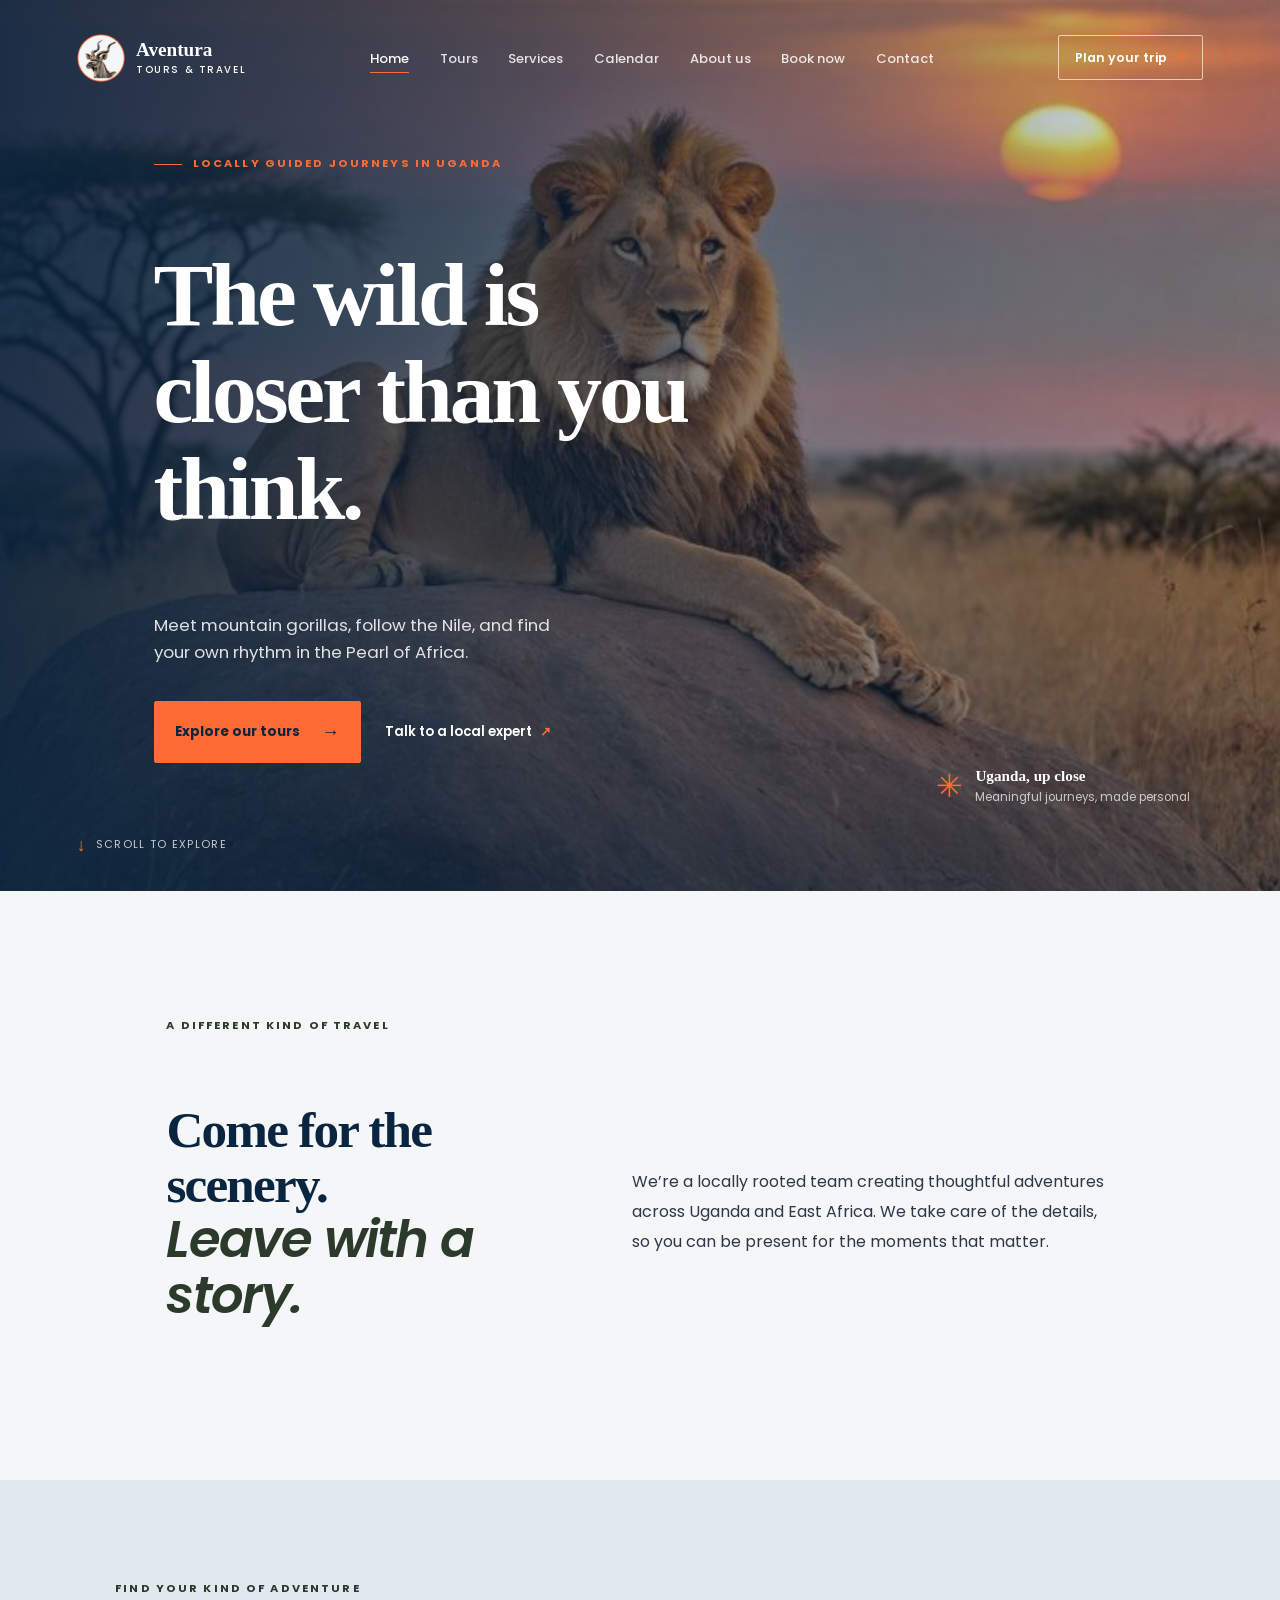
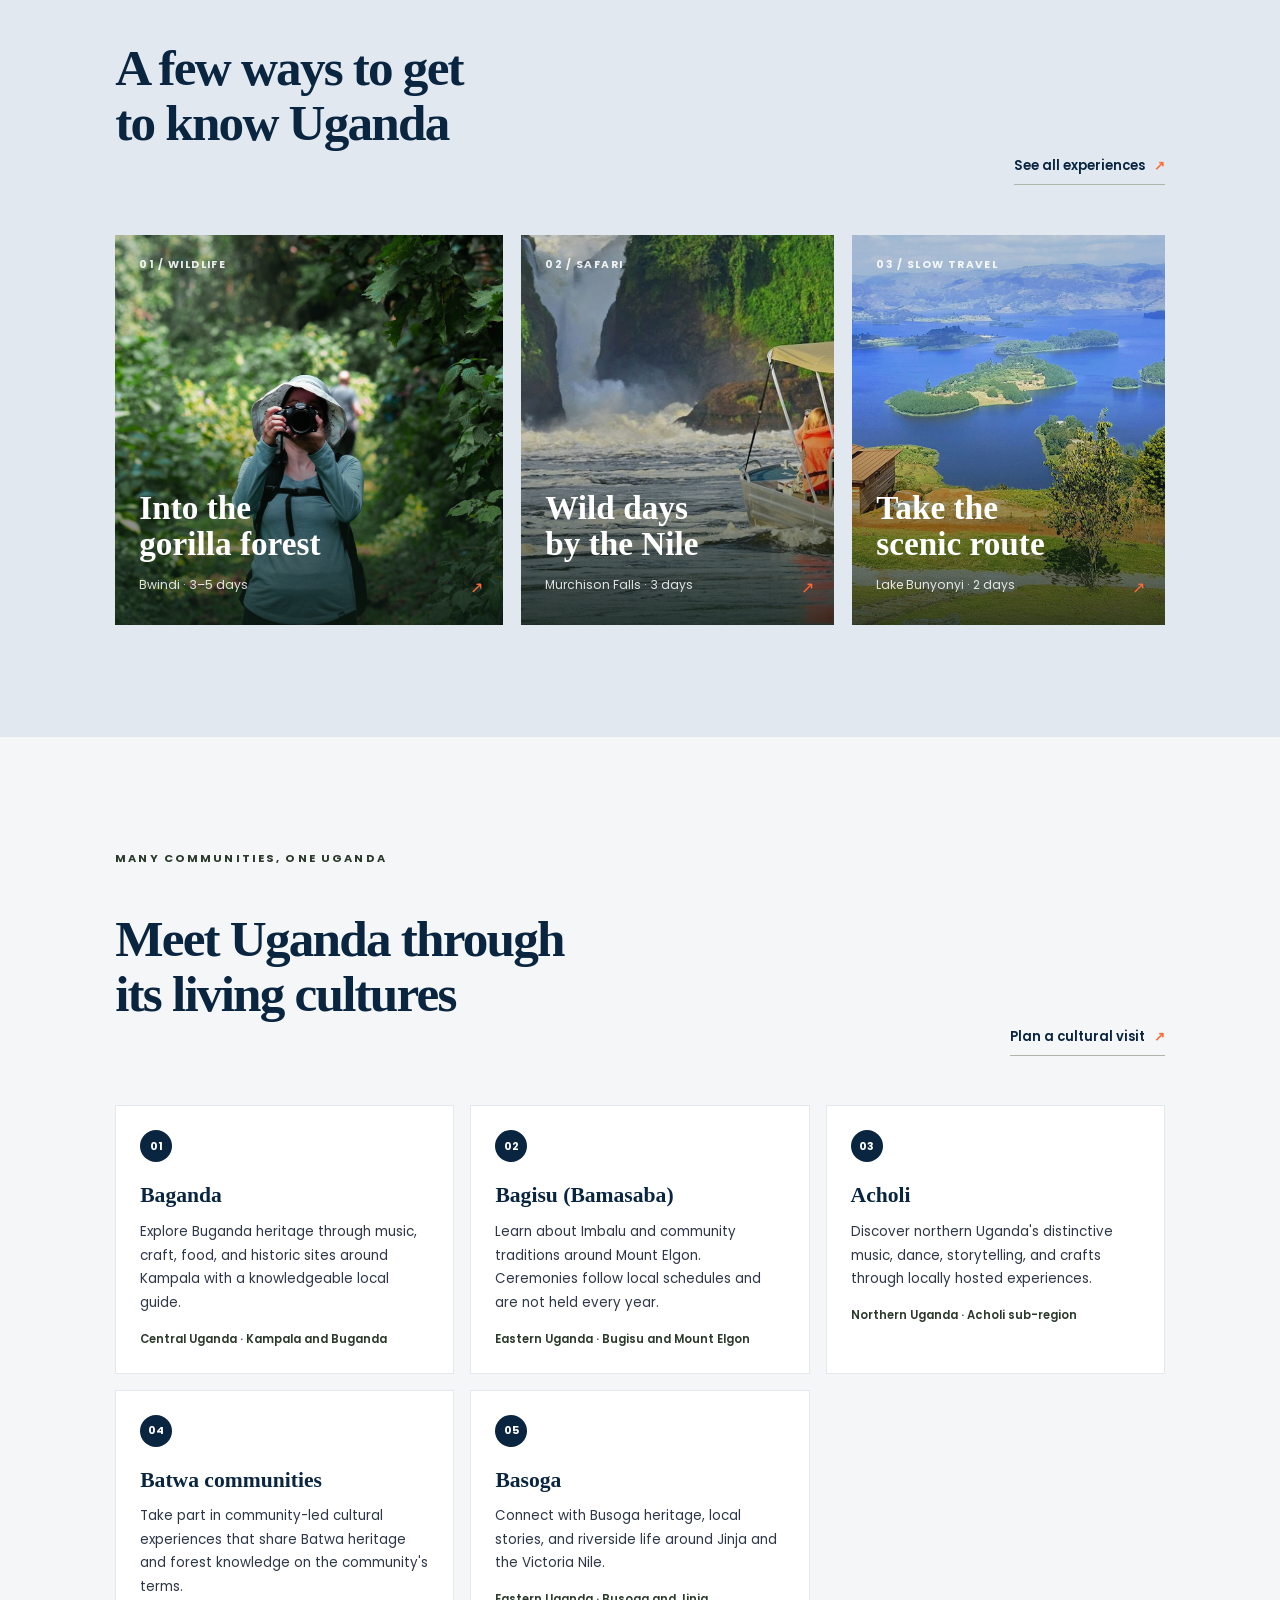
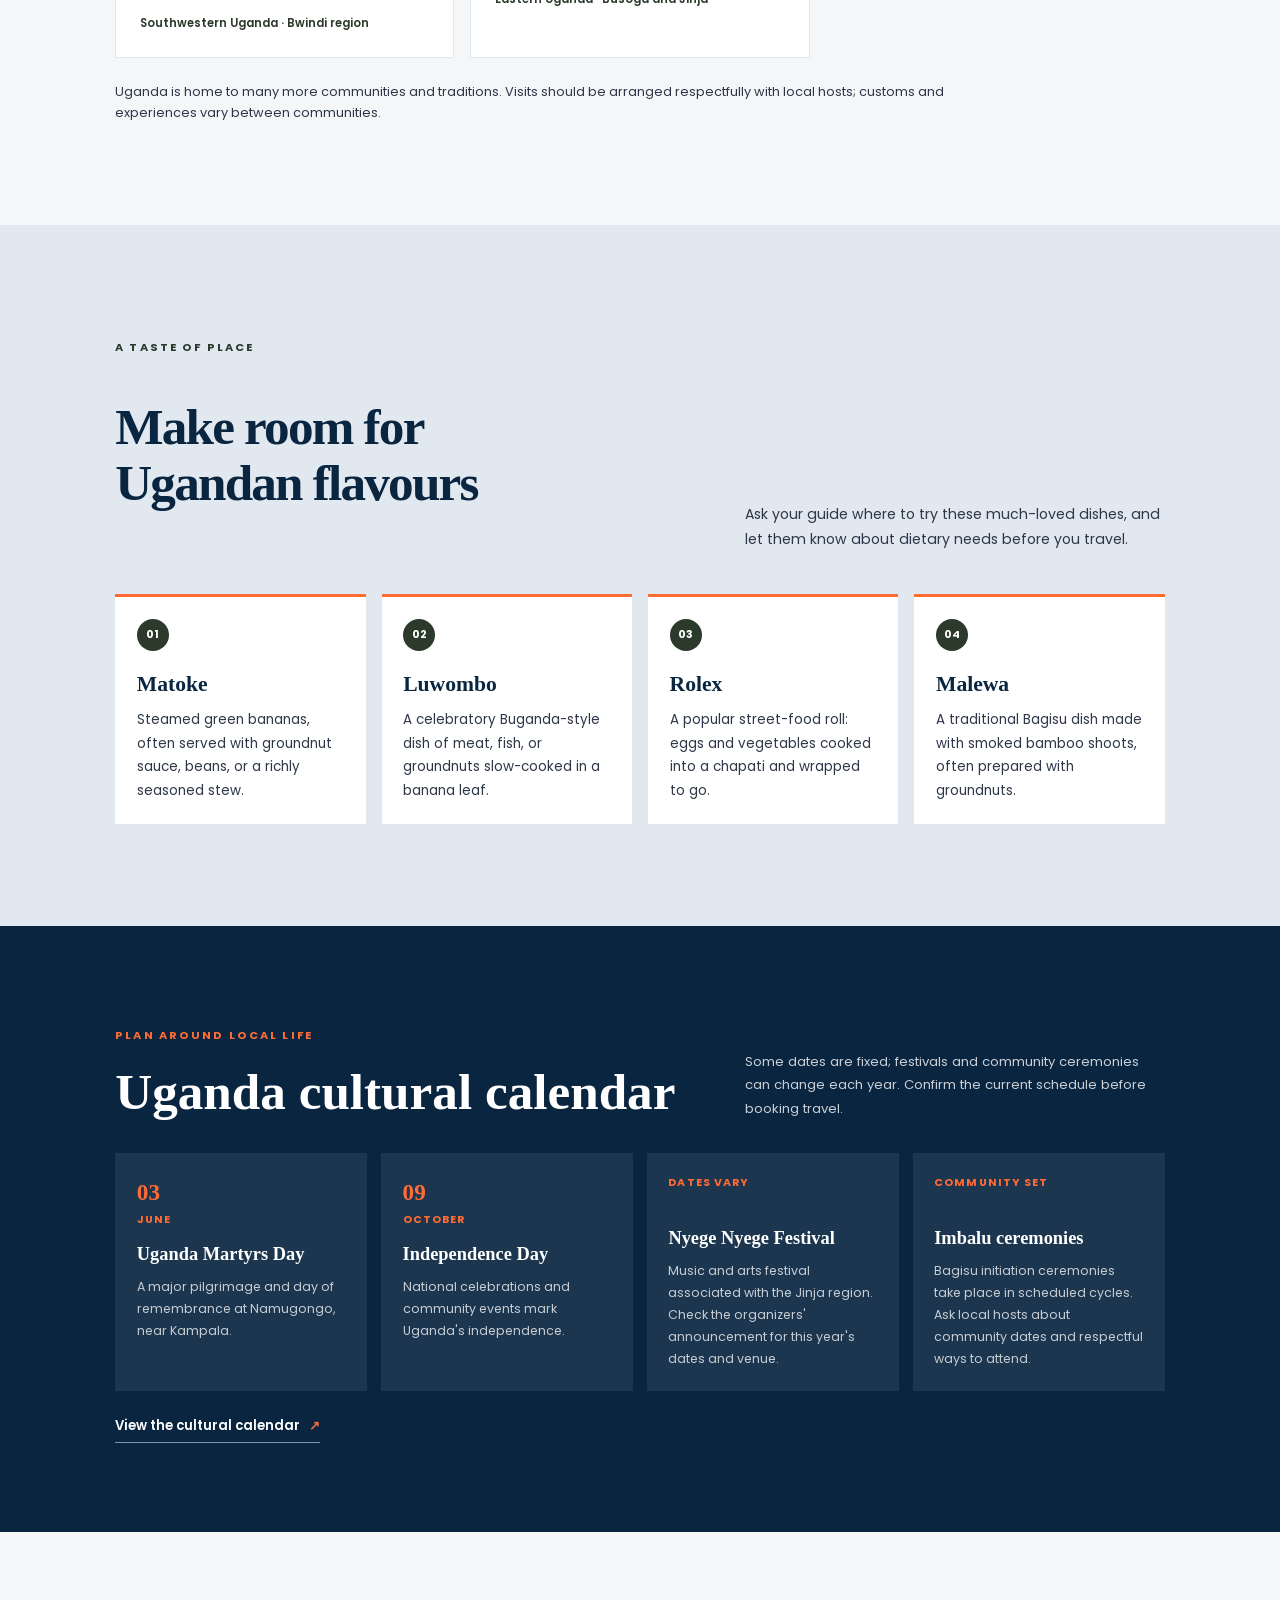
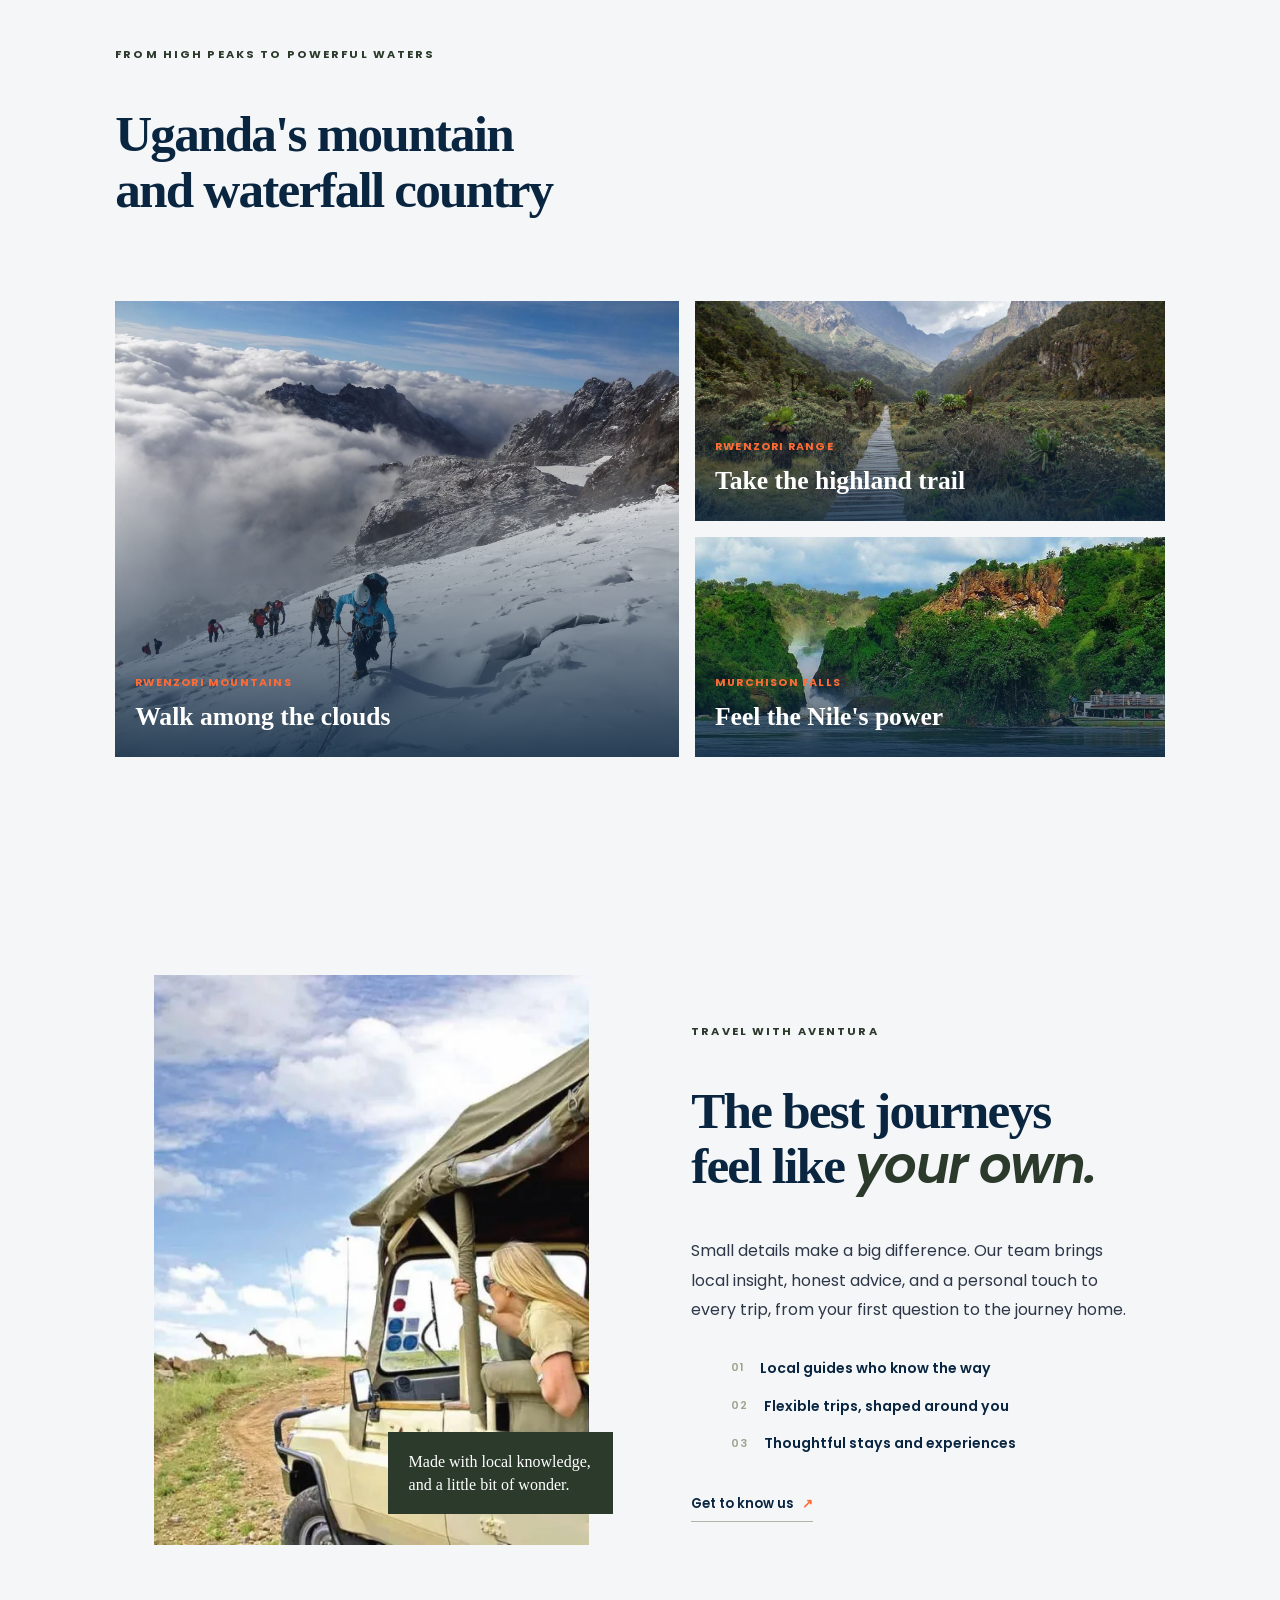
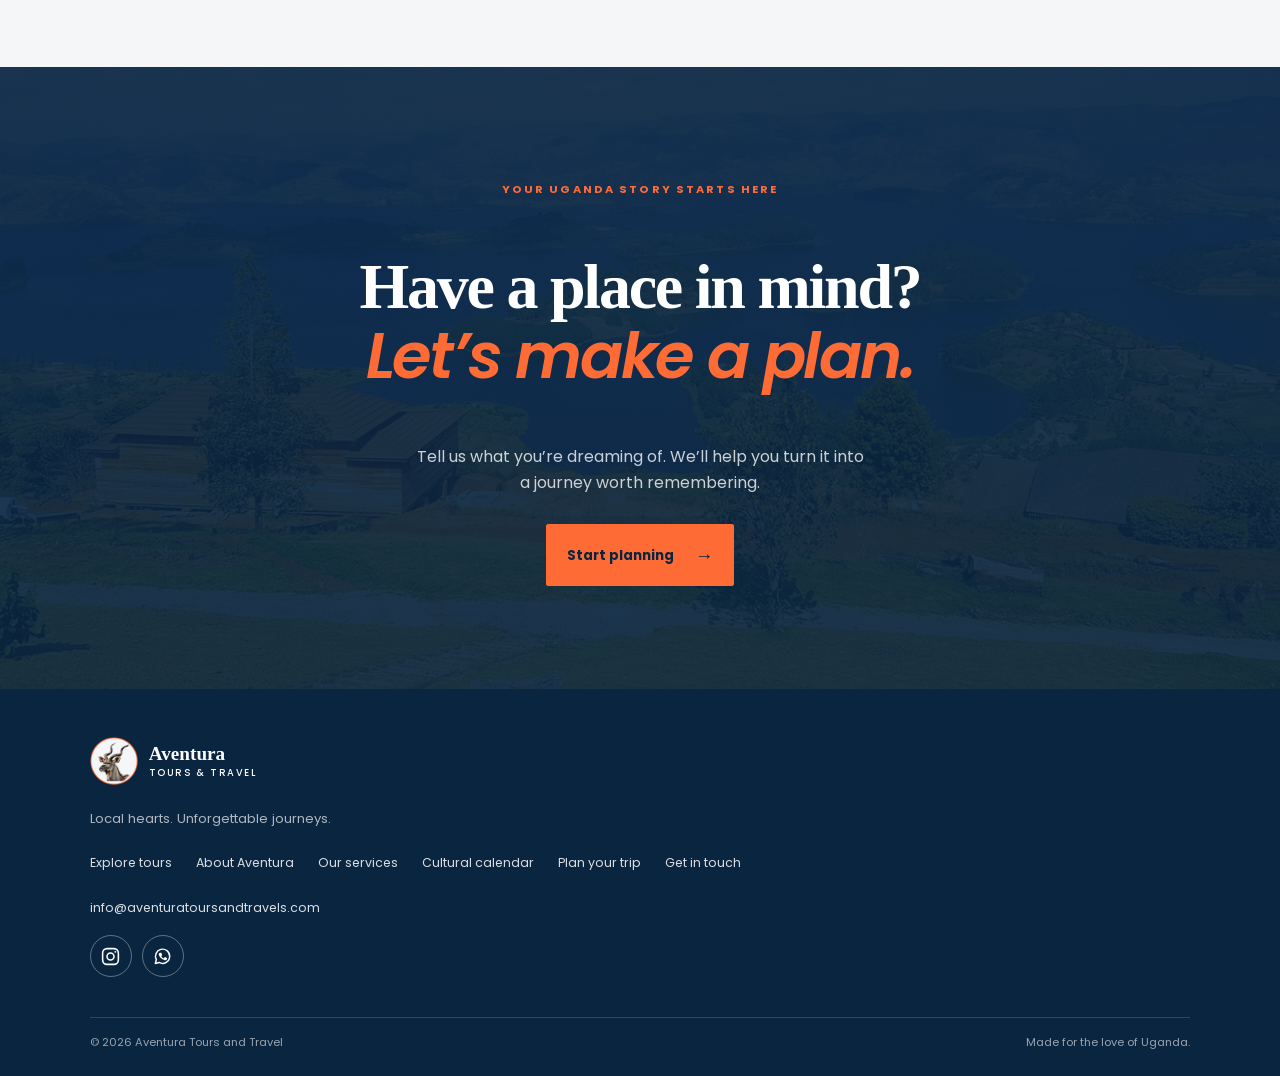
<file: index.html>
<!DOCTYPE html>
<html lang="en">
<head>
  <meta charset="UTF-8" />
  <meta name="viewport" content="width=device-width, initial-scale=1.0" />
  <meta name="description" content="Discover Uganda with Aventura Tours and Travel. Explore gorilla trekking, wildlife safaris, the Nile, and tailor-made East African adventures." />
  <title>Aventura Tours and Travel | Discover Uganda Your Way</title>
  <meta name="theme-color" content="#0a2540" />
  <link rel="manifest" href="site.webmanifest" />
  <link rel="icon" href="favicon.ico" sizes="any" />
  <link rel="icon" href="assets/logo/favicon.png" type="image/png" sizes="512x512" />
  <link rel="apple-touch-icon" href="assets/logo/favicon.png" />
  <link rel="preconnect" href="https://fonts.googleapis.com" />
  <link rel="preconnect" href="https://fonts.gstatic.com" crossorigin />
<link rel="stylesheet" href="assets/css/main.css" />
  <link href="https://fonts.googleapis.com/css2?family=Poppins:wght@400;500;600;700&display=swap" rel="stylesheet" />
  <script src="assets/js/main.js" defer></script>
</head>
<body class="home-page">
  <site-header active="home"></site-header>

  <main>
    <section class="home-hero" aria-labelledby="hero-title">
      <div class="hero-copy">
        <p class="eyebrow"><span></span> Locally guided journeys in Uganda</p>
        <h1 id="hero-title">The wild is<br />closer than you think.</h1>
        <p class="hero-intro">Meet mountain gorillas, follow the Nile, and find your own rhythm in the Pearl of Africa.</p>
        <div class="hero-actions">
          <a class="home-button" href="pages/tours.html">Explore our tours <span aria-hidden="true">→</span></a>
          <a class="hero-text-link" href="pages/contact.html">Talk to a local expert <span aria-hidden="true">↗</span></a>
        </div>
      </div>
      <div class="hero-caption">
        <span class="caption-mark" aria-hidden="true">✳</span>
        <span><strong>Uganda, up close</strong><small>Meaningful journeys, made personal</small></span>
      </div>
      <a class="scroll-cue" href="#experiences"><span aria-hidden="true">↓</span> Scroll to explore</a>
    </section>

    <section class="home-intro" aria-label="Welcome to Aventura">
      <p class="eyebrow">A different kind of travel</p>
      <h2>Come for the scenery.<br /><em>Leave with a story.</em></h2>
      <p>We’re a locally rooted team creating thoughtful adventures across Uganda and East Africa. We take care of the details, so you can be present for the moments that matter.</p>
    </section>

    <section class="experience-section" id="experiences" aria-labelledby="experiences-title">
      <div class="section-heading">
        <div>
          <p class="eyebrow">Find your kind of adventure</p>
          <h2 id="experiences-title">A few ways to get<br />to know Uganda</h2>
        </div>
        <a class="underlined-link" href="pages/tours.html">See all experiences <span aria-hidden="true">↗</span></a>
      </div>
      <div class="experience-grid">
        <a class="experience-card experience-card-large" href="pages/tours.html">
          <img src="assets/images/tours/Bwindi-Impenetrable-National-Park-Gorilla-Trekking-Bwindi.jpg" alt="Lush rainforest in Bwindi Impenetrable National Park" />
          <span class="card-number">01 / WILDLIFE</span>
          <span class="card-copy"><strong>Into the<br />gorilla forest</strong><small>Bwindi · 3–5 days <span aria-hidden="true">↗</span></small></span>
        </a>
        <a class="experience-card" href="pages/tours.html">
          <img src="assets/images/tours/murchison-falls-header.jpg" alt="The Nile River flowing through Murchison Falls" />
          <span class="card-number">02 / SAFARI</span>
          <span class="card-copy"><strong>Wild days<br />by the Nile</strong><small>Murchison Falls · 3 days <span aria-hidden="true">↗</span></small></span>
        </a>
        <a class="experience-card" href="pages/tours.html">
          <img src="assets/images/tours/Lake-Bunyonyi-Uganda.jpg" alt="Peaceful Lake Bunyonyi surrounded by green hills" />
          <span class="card-number">03 / SLOW TRAVEL</span>
          <span class="card-copy"><strong>Take the<br />scenic route</strong><small>Lake Bunyonyi · 2 days <span aria-hidden="true">↗</span></small></span>
        </a>
      </div>
    </section>

    <section class="culture-section" aria-labelledby="culture-title">
      <div class="section-heading">
        <div>
          <p class="eyebrow">Many communities, one Uganda</p>
          <h2 id="culture-title">Meet Uganda through<br />its living cultures</h2>
        </div>
        <a class="underlined-link" href="pages/contact.html">Plan a cultural visit <span aria-hidden="true">↗</span></a>
      </div>
      <div class="culture-grid">
        <article class="culture-card">
          <span class="culture-card-number" aria-hidden="true">01</span>
          <h3>Baganda</h3>
          <p>Explore Buganda heritage through music, craft, food, and historic sites around Kampala with a knowledgeable local guide.</p>
          <p class="culture-location">Central Uganda · Kampala and Buganda</p>
        </article>
        <article class="culture-card">
          <span class="culture-card-number" aria-hidden="true">02</span>
          <h3>Bagisu (Bamasaba)</h3>
          <p>Learn about Imbalu and community traditions around Mount Elgon. Ceremonies follow local schedules and are not held every year.</p>
          <p class="culture-location">Eastern Uganda · Bugisu and Mount Elgon</p>
        </article>
        <article class="culture-card">
          <span class="culture-card-number" aria-hidden="true">03</span>
          <h3>Acholi</h3>
          <p>Discover northern Uganda's distinctive music, dance, storytelling, and crafts through locally hosted experiences.</p>
          <p class="culture-location">Northern Uganda · Acholi sub-region</p>
        </article>
        <article class="culture-card">
          <span class="culture-card-number" aria-hidden="true">04</span>
          <h3>Batwa communities</h3>
          <p>Take part in community-led cultural experiences that share Batwa heritage and forest knowledge on the community's terms.</p>
          <p class="culture-location">Southwestern Uganda · Bwindi region</p>
        </article>
        <article class="culture-card">
          <span class="culture-card-number" aria-hidden="true">05</span>
          <h3>Basoga</h3>
          <p>Connect with Busoga heritage, local stories, and riverside life around Jinja and the Victoria Nile.</p>
          <p class="culture-location">Eastern Uganda · Busoga and Jinja</p>
        </article>
      </div>
      <p class="culture-note">Uganda is home to many more communities and traditions. Visits should be arranged respectfully with local hosts; customs and experiences vary between communities.</p>
    </section>

    <section class="food-section" aria-labelledby="food-title">
      <div class="section-heading">
        <div>
          <p class="eyebrow">A taste of place</p>
          <h2 id="food-title">Make room for<br />Ugandan flavours</h2>
        </div>
        <p class="food-intro">Ask your guide where to try these much-loved dishes, and let them know about dietary needs before you travel.</p>
      </div>
      <div class="food-grid">
        <article class="food-card">
          <span class="food-mark" aria-hidden="true">01</span>
          <h3>Matoke</h3>
          <p>Steamed green bananas, often served with groundnut sauce, beans, or a richly seasoned stew.</p>
        </article>
        <article class="food-card">
          <span class="food-mark" aria-hidden="true">02</span>
          <h3>Luwombo</h3>
          <p>A celebratory Buganda-style dish of meat, fish, or groundnuts slow-cooked in a banana leaf.</p>
        </article>
        <article class="food-card">
          <span class="food-mark" aria-hidden="true">03</span>
          <h3>Rolex</h3>
          <p>A popular street-food roll: eggs and vegetables cooked into a chapati and wrapped to go.</p>
        </article>
        <article class="food-card">
          <span class="food-mark" aria-hidden="true">04</span>
          <h3>Malewa</h3>
          <p>A traditional Bagisu dish made with smoked bamboo shoots, often prepared with groundnuts.</p>
        </article>
      </div>
    </section>

    <section class="culture-calendar-section" aria-labelledby="culture-calendar-title">
      <div class="calendar-heading">
        <div>
          <p class="eyebrow">Plan around local life</p>
          <h2 id="culture-calendar-title">Uganda cultural calendar</h2>
        </div>
        <p>Some dates are fixed; festivals and community ceremonies can change each year. Confirm the current schedule before booking travel.</p>
      </div>
      <div class="calendar-grid">
        <article class="calendar-card">
          <p class="calendar-date"><span>03</span> JUNE</p>
          <h3>Uganda Martyrs Day</h3>
          <p>A major pilgrimage and day of remembrance at Namugongo, near Kampala.</p>
        </article>
        <article class="calendar-card">
          <p class="calendar-date"><span>09</span> OCTOBER</p>
          <h3>Independence Day</h3>
          <p>National celebrations and community events mark Uganda's independence.</p>
        </article>
        <article class="calendar-card calendar-card-variable">
          <p class="calendar-date"><span>DATES VARY</span></p>
          <h3>Nyege Nyege Festival</h3>
          <p>Music and arts festival associated with the Jinja region. Check the organizers' announcement for this year's dates and venue.</p>
        </article>
        <article class="calendar-card calendar-card-variable">
          <p class="calendar-date"><span>COMMUNITY SET</span></p>
          <h3>Imbalu ceremonies</h3>
          <p>Bagisu initiation ceremonies take place in scheduled cycles. Ask local hosts about community dates and respectful ways to attend.</p>
        </article>
      </div>
      <a class="underlined-link calendar-contact-link" href="pages/calendar.html">View the cultural calendar <span aria-hidden="true">↗</span></a>
    </section>

    <section class="landscape-section" aria-labelledby="landscape-title">
      <div class="section-heading">
        <div>
          <p class="eyebrow">From high peaks to powerful waters</p>
          <h2 id="landscape-title">Uganda's mountain<br />and waterfall country</h2>
        </div>
      </div>
      <div class="landscape-grid">
        <article class="landscape-card landscape-card-large">
          <img src="assets/images/mounttain__of_the_moon.webp" alt="Snow-covered peaks of the Rwenzori Mountains, also known as the Mountains of the Moon" loading="lazy" />
          <div><p>Rwenzori Mountains</p><h3>Walk among the clouds</h3></div>
        </article>
        <article class="landscape-card">
          <img src="assets/images/rwenzori_walks.jpg" alt="A trail through the Rwenzori mountain landscape" loading="lazy" />
          <div><p>Rwenzori range</p><h3>Take the highland trail</h3></div>
        </article>
        <article class="landscape-card">
          <img src="assets/images/murchison-falls.jpg" alt="Water surging through the narrow gorge at Murchison Falls" loading="lazy" />
          <div><p>Murchison Falls</p><h3>Feel the Nile's power</h3></div>
        </article>
      </div>
    </section>

    <section class="home-values" aria-labelledby="values-title">
      <div class="values-image">
        <img src="assets/images/team/african-family-safari-in-uganda-1024x683.webp" alt="Travelers enjoying a guided safari in Uganda" />
        <span class="image-note">Made with local knowledge, and a little bit of wonder.</span>
      </div>
      <div class="values-copy">
        <p class="eyebrow">Travel with Aventura</p>
        <h2 id="values-title">The best journeys<br />feel like <em>your own.</em></h2>
        <p>Small details make a big difference. Our team brings local insight, honest advice, and a personal touch to every trip, from your first question to the journey home.</p>
        <ul>
          <li><span aria-hidden="true">01</span> Local guides who know the way</li>
          <li><span aria-hidden="true">02</span> Flexible trips, shaped around you</li>
          <li><span aria-hidden="true">03</span> Thoughtful stays and experiences</li>
        </ul>
        <a class="underlined-link" href="pages/about.html">Get to know us <span aria-hidden="true">↗</span></a>
      </div>
    </section>

    <section class="home-cta" aria-labelledby="cta-title">
      <p class="eyebrow">Your Uganda story starts here</p>
      <h2 id="cta-title">Have a place in mind?<br /><em>Let’s make a plan.</em></h2>
      <p>Tell us what you’re dreaming of. We’ll help you turn it into a journey worth remembering.</p>
      <a class="home-button home-button-light" href="pages/booking.html">Start planning <span aria-hidden="true">→</span></a>
    </section>
  </main>

  <site-footer></site-footer>
</body>
</html>
</file>
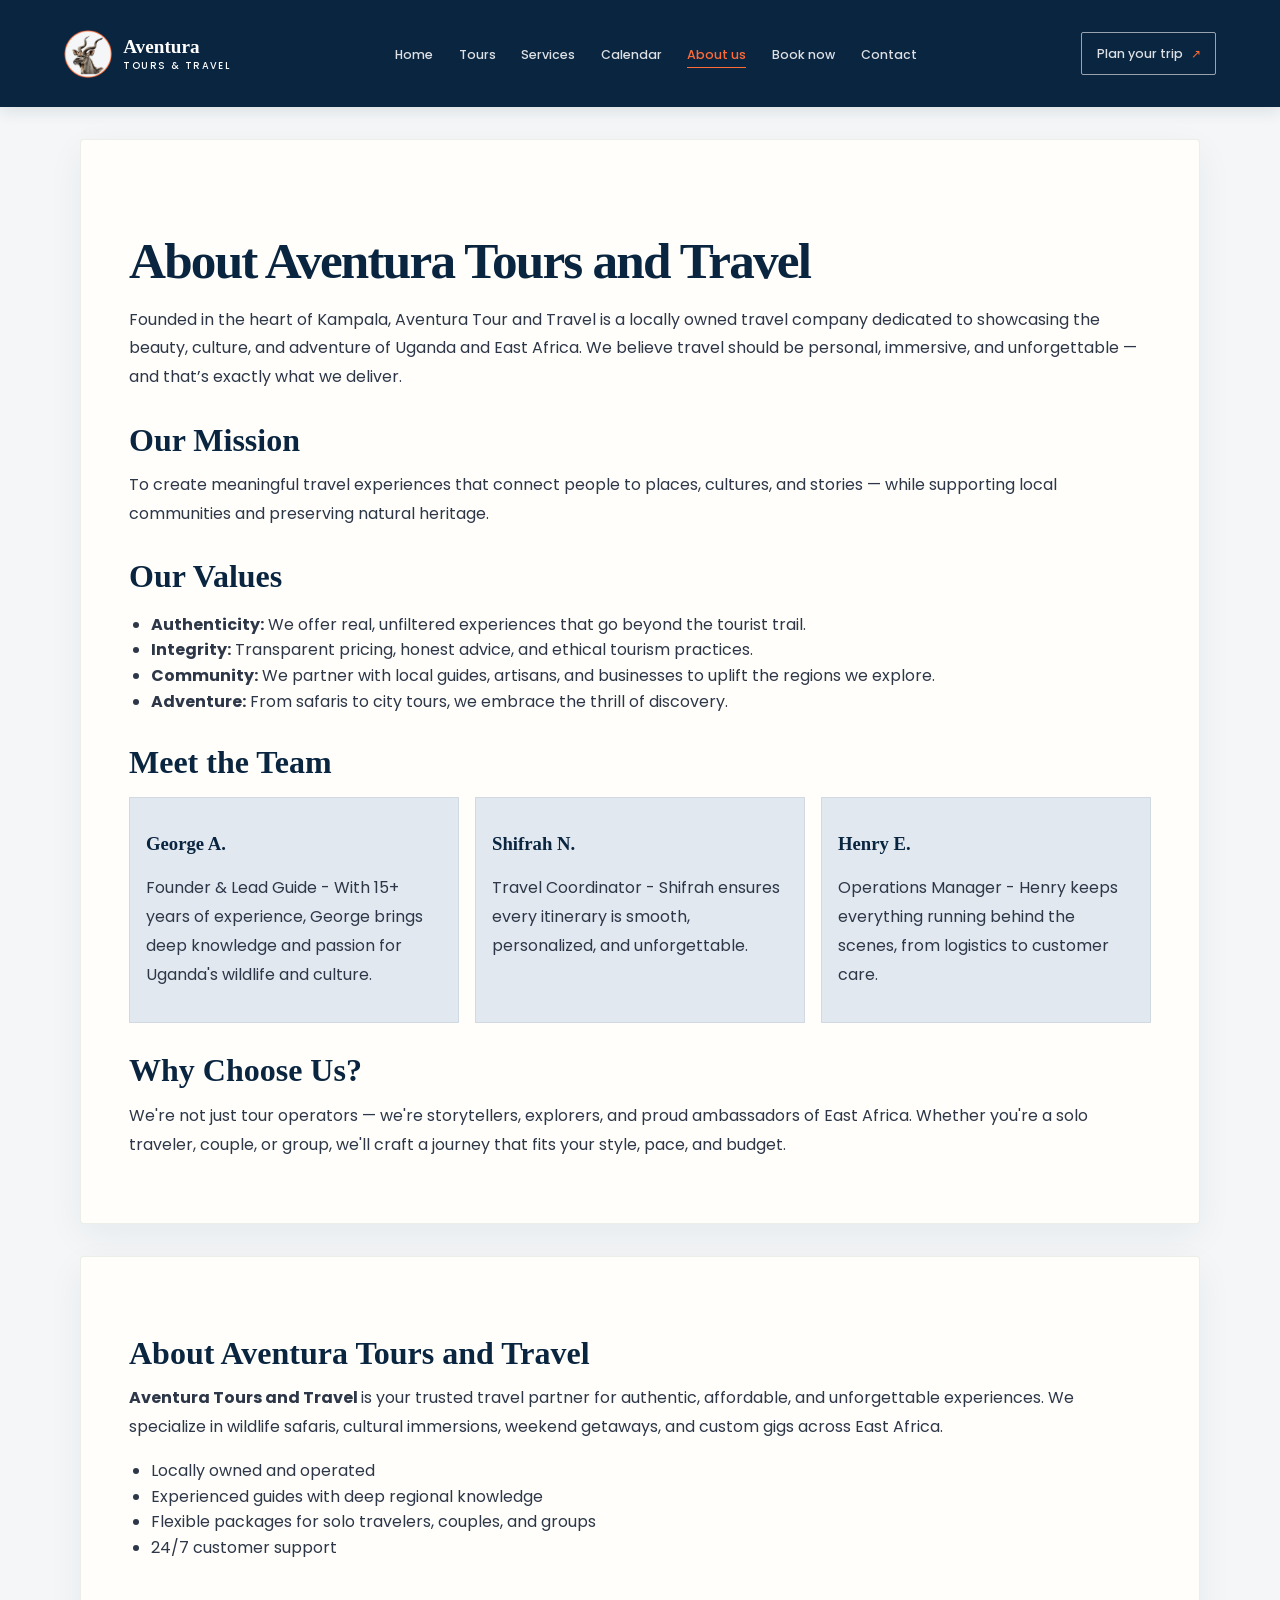
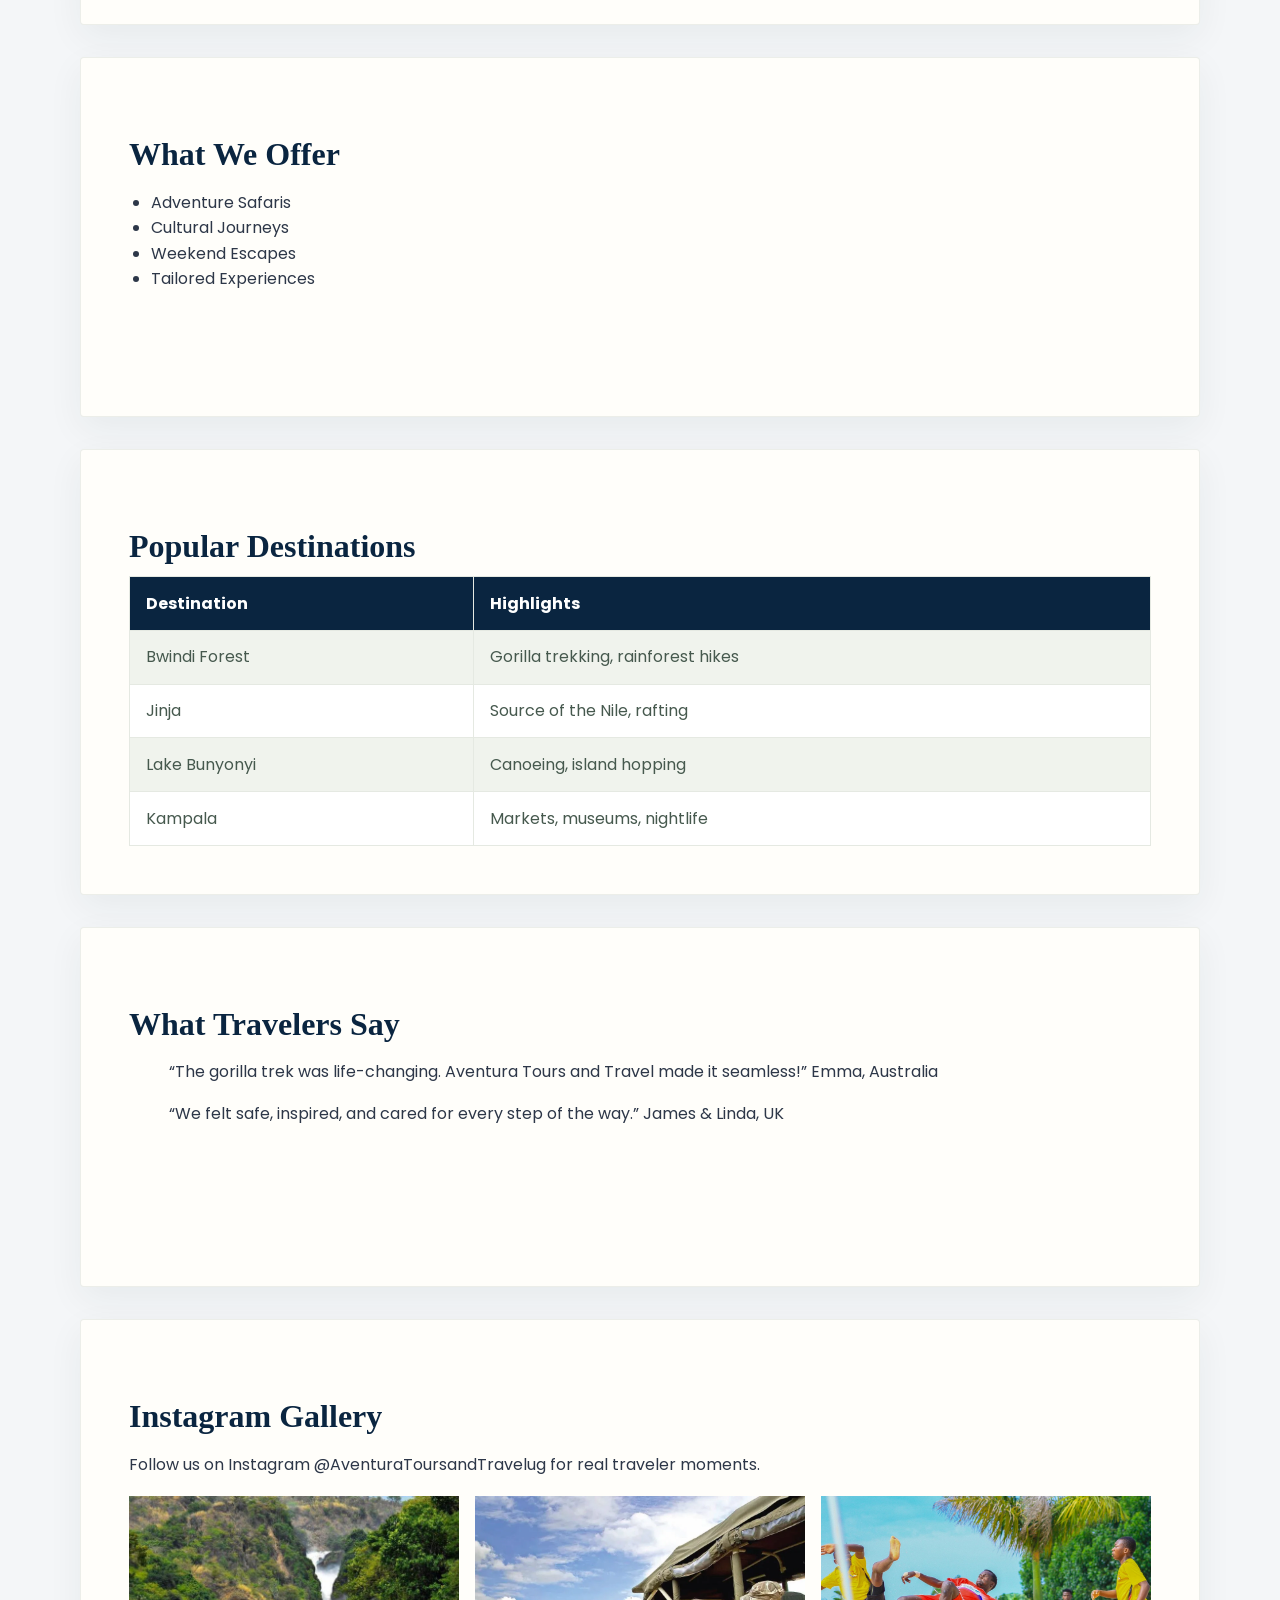
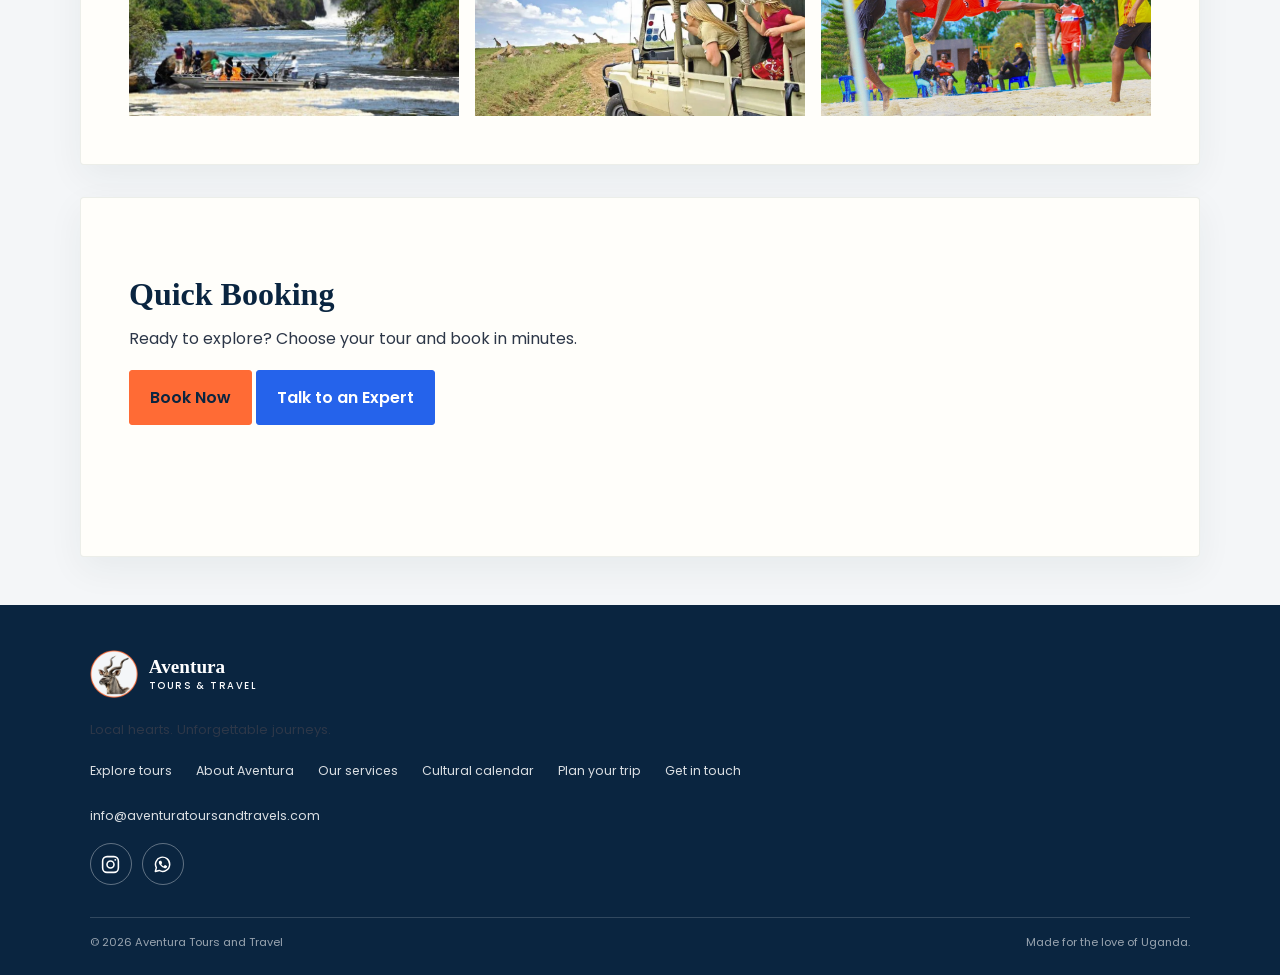
<file: pages/about.html>
<!DOCTYPE html>
<html lang="en">
<head>
  <meta charset="UTF-8" />
  <meta name="viewport" content="width=device-width, initial-scale=1.0" />
  <meta name="description" content="Meet the locally owned Aventura Tours and Travel team and learn about our approach to thoughtful Uganda adventures." />
  <title>About Us | Aventura Tours and Travel</title>
  <meta name="theme-color" content="#0a2540" />
  <link rel="manifest" href="../site.webmanifest" />
  <link rel="icon" href="../favicon.ico" sizes="any" />
  <link rel="icon" href="../assets/logo/favicon.png" type="image/png" sizes="512x512" />
  <link rel="apple-touch-icon" href="../assets/logo/favicon.png" />
  <script src="../assets/js/main.js" defer></script>
  <!--  Google Fonts -->
<link rel="stylesheet" href="../assets/css/main.css" />
  <link href="https://fonts.googleapis.com/css2?family=Poppins:wght@400;500;600;700&display=swap" rel="stylesheet">

  <!--  Font Awesome Icons -->
</head>
<body>
  <site-header active="about"></site-header>

  <section class="about-page">
    <h1>About Aventura Tours and Travel</h1>
    <p>Founded in the heart of Kampala, Aventura Tour and Travel is a locally owned travel company dedicated to showcasing the beauty, culture, and adventure of Uganda and East Africa. We believe travel should be personal, immersive, and unforgettable — and that’s exactly what we deliver.</p>

    <h2>Our Mission</h2>
    <p>To create meaningful travel experiences that connect people to places, cultures, and stories — while supporting local communities and preserving natural heritage.</p>

    <h2>Our Values</h2>
    <ul>
      <li><strong>Authenticity:</strong> We offer real, unfiltered experiences that go beyond the tourist trail.</li>
      <li><strong>Integrity:</strong> Transparent pricing, honest advice, and ethical tourism practices.</li>
      <li><strong>Community:</strong> We partner with local guides, artisans, and businesses to uplift the regions we explore.</li>
      <li><strong>Adventure:</strong> From safaris to city tours, we embrace the thrill of discovery.</li>
    </ul>

    <h2>Meet the Team</h2>
    <div class="team-grid">
      <div class="team-member">
        <h3>George A.</h3>
        <p>Founder & Lead Guide - With 15+ years of experience, George brings deep knowledge and passion for Uganda's wildlife and culture.</p>
      </div>
      <div class="team-member">
        <h3>Shifrah N.</h3>
        <p>Travel Coordinator - Shifrah ensures every itinerary is smooth, personalized, and unforgettable.</p>
      </div>
      <div class="team-member">
        <h3>Henry E.</h3>
        <p>Operations Manager - Henry keeps everything running behind the scenes, from logistics to customer care.</p>
      </div>
    </div>

    <h2> Why Choose Us?</h2>
    <p>We're not just tour operators — we're storytellers, explorers, and proud ambassadors of East Africa. Whether you're a solo traveler, couple, or group, we'll craft a journey that fits your style, pace, and budget.</p>
  </section>

  <section class="about-page_sects ">
    <h2>About Aventura Tours and Travel</h2>
    <p><strong>Aventura Tours and Travel </strong>is your trusted travel partner for authentic, affordable, and unforgettable experiences. We specialize in wildlife safaris, cultural immersions, weekend getaways, and custom gigs across East Africa.</p>
    <ul>
      <li> Locally owned and operated</li>
      <li> Experienced guides with deep regional knowledge</li>
      <li> Flexible packages for solo travelers, couples, and groups</li>
      <li> 24/7 customer support</li>
    </ul>
  </section>

  <section class="about-page_sects ">
    <h2> What We Offer</h2>
    <ul>
      <li>Adventure Safaris</li>
      <li>Cultural Journeys</li>
      <li>Weekend Escapes</li>
      <li>Tailored Experiences</li>
    </ul>
  </section>

  <section class="about-page_sects ">
    <h2>Popular Destinations</h2>
    <table>
      <tr>
        <th>Destination</th>
        <th>Highlights</th>
      </tr>
      <tr class="green_background">
        <td>Bwindi Forest</td>
        <td>Gorilla trekking, rainforest hikes</td>
      </tr>
      <tr class="white_background">
        <td>Jinja</td>
        <td>Source of the Nile, rafting</td>
      </tr>
      <tr class="green_background">
        <td>Lake Bunyonyi</td>
        <td>Canoeing, island hopping</td>
      </tr>
      <tr class="white_background">
        <td>Kampala</td>
        <td>Markets, museums, nightlife</td>
      </tr>
    </table>
  </section>

  <section class="about-page_sects ">
    <h2>What Travelers Say</h2>
    <blockquote>“The gorilla trek was life-changing. Aventura Tours and Travel made it seamless!” Emma, Australia</blockquote>
    <blockquote>“We felt safe, inspired, and cared for every step of the way.” James & Linda, UK</blockquote>
  </section>

  <section class="gallery">
    <h2>Instagram Gallery</h2>
    <p>Follow us on Instagram @AventuraToursandTravelug for real traveler moments.</p>
    <div class="image-row">
      <img src="../assets/images/tours/2-days-murchison-falls-safari.jpg" alt="Tour moment 1" />
      <img src="../assets/images/team/african-family-safari-in-uganda-1024x683.webp" alt="Tour moment 2" />
      <img src="../assets/images/tours/beach soccer.jpeg" alt="Tour moment 3" />
    </div>
  </section>


  <section class="about-page_sects ">
    <h2>Quick Booking</h2>
    <p>Ready to explore? Choose your tour and book in minutes.</p>
    <a href="booking.html" class="btn btn-primary">Book Now</a>
    <a href="contact.html" class="btn secondary btn-secondary">Talk to an Expert</a>
  </section>
  <site-footer></site-footer>
</body>
</html>
</file>
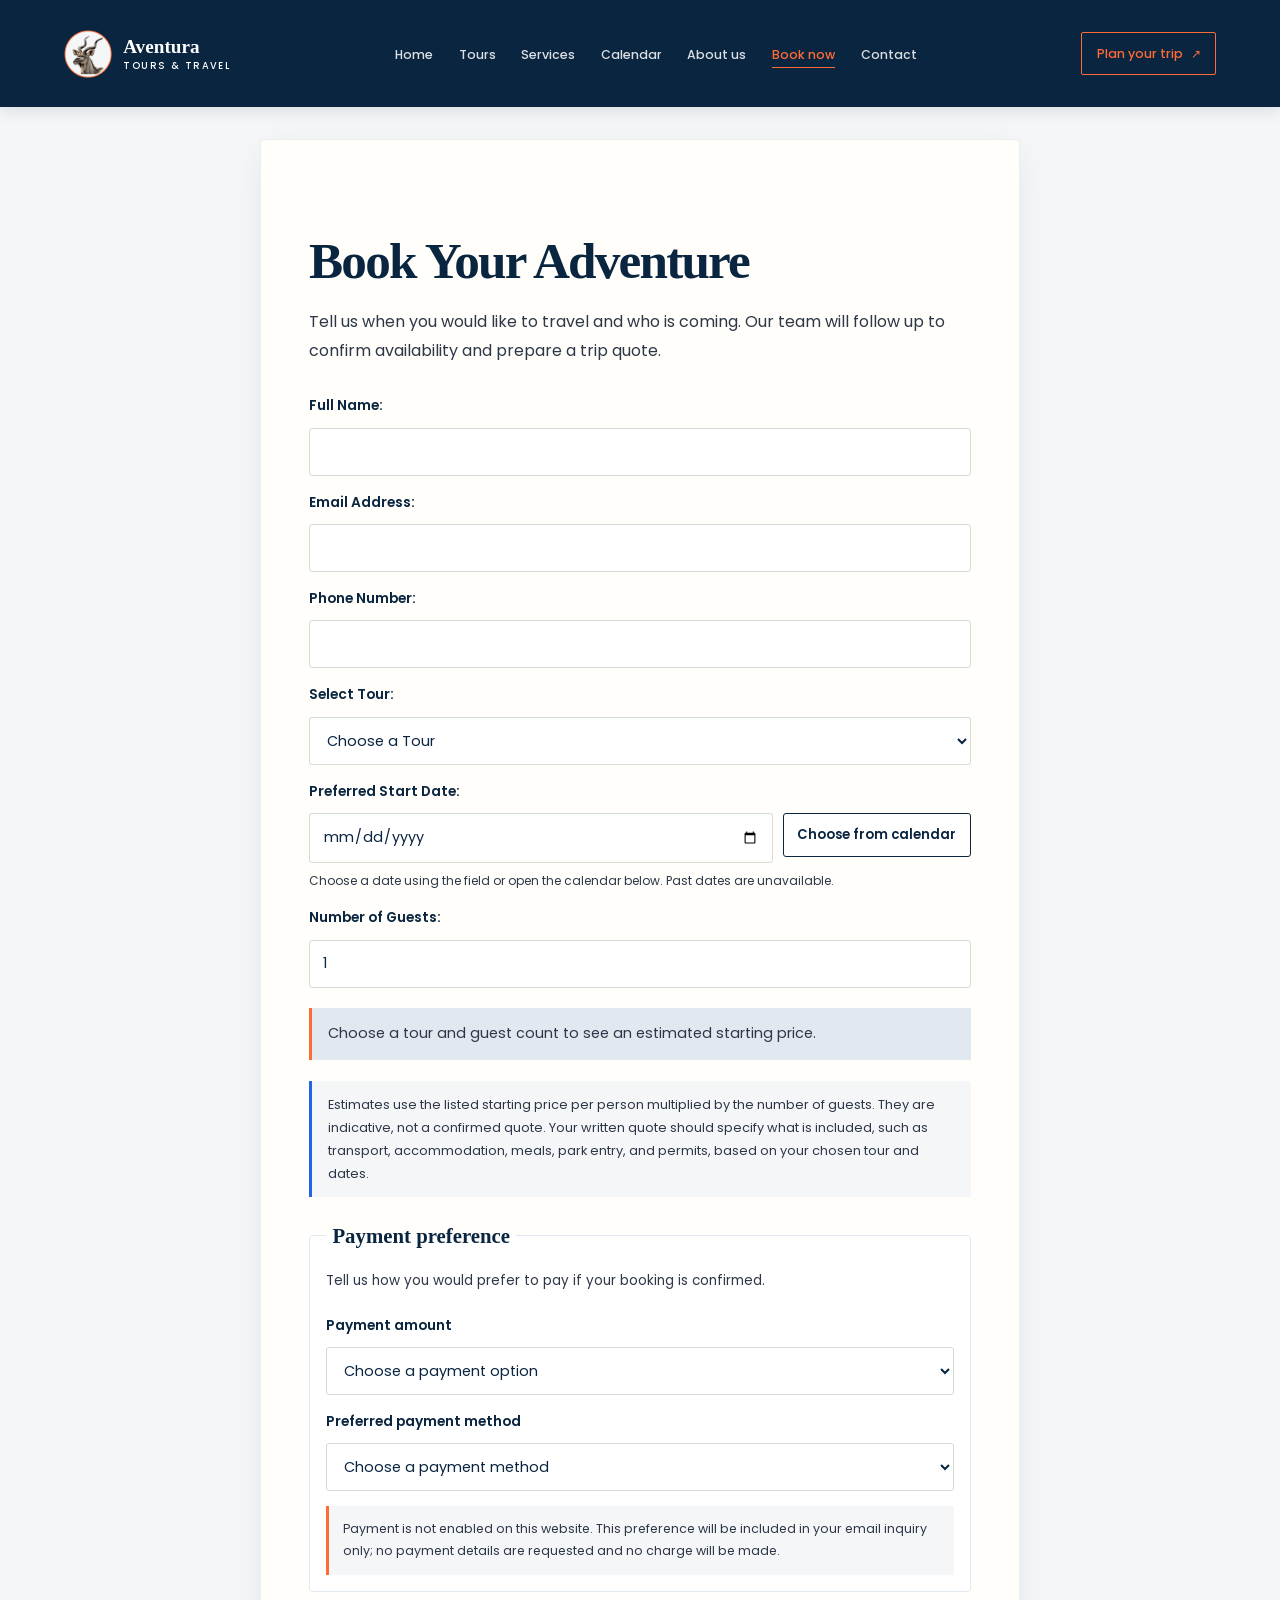
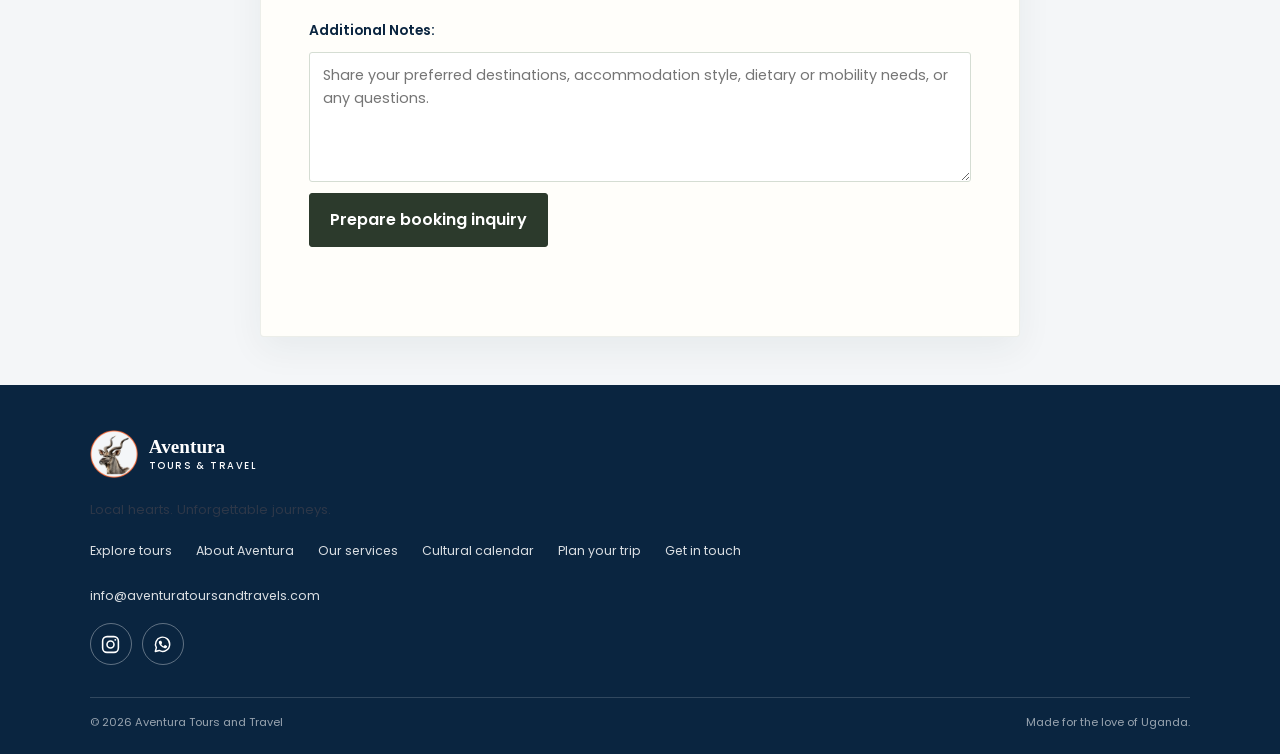
<file: pages/booking.html>
<!DOCTYPE html>
<html lang="en">
<head>
  <meta charset="UTF-8" />
  <meta name="viewport" content="width=device-width, initial-scale=1.0" />
  <meta name="description" content="Start planning your Uganda adventure with Aventura Tours and Travel. Share your dates and trip preferences with our local team." />
  <title>Book a Tour | Aventura Tours and Travel</title>
  <meta name="theme-color" content="#0a2540" />
  <link rel="manifest" href="../site.webmanifest" />
  <link rel="icon" href="../favicon.ico" sizes="any" />
  <link rel="icon" href="../assets/logo/favicon.png" type="image/png" sizes="512x512" />
  <link rel="apple-touch-icon" href="../assets/logo/favicon.png" />
  <script src="../assets/js/main.js" defer></script>
  <script src="../assets/js/booking.js" defer></script>
  <!--  Google Fonts -->
<link rel="stylesheet" href="../assets/css/main.css" />
  <link href="https://fonts.googleapis.com/css2?family=Poppins:wght@400;500;600;700&display=swap" rel="stylesheet">

  <!--  Font Awesome Icons -->
</head>
<body>
  <site-header active="booking"></site-header>

  <section class="booking">
    <h1>Book Your Adventure</h1>
    <p>Tell us when you would like to travel and who is coming. Our team will follow up to confirm availability and prepare a trip quote.</p>
    <form id="booking-form" class="booking-form">
      <label for="name">Full Name:</label>
      <input type="text" id="name" name="name" required />

      <label for="email">Email Address:</label>
      <input type="email" id="email" name="email" required />

      <label for="phone">Phone Number:</label>
      <input type="tel" id="phone" name="phone" required />

      <label for="tour">Select Tour:</label>
      <select id="tour" name="tour" required>
        <option value=""> Choose a Tour </option>
        <option value="Wild Uganda Safari">Wild Uganda Safari</option>
        <option value="Nile River Cruise">Nile River Cruise</option>
        <option value="Kampala City Secrets">Kampala City Secrets</option>
        <option value="Weekend Getaways">Weekend Getaways</option>
        <option value="Custom Itinerary">Custom Itinerary</option>
      </select>

      <label for="date">Preferred Start Date:</label>
      <div class="date-picker-field">
        <input type="date" id="date" name="date" required aria-describedby="date-picker-help" />
        <button class="date-picker-toggle" type="button" aria-controls="booking-calendar" aria-expanded="false">Choose from calendar</button>
      </div>
      <p id="date-picker-help" class="date-picker-help">Choose a date using the field or open the calendar below. Past dates are unavailable.</p>
      <section id="booking-calendar" class="booking-calendar" aria-label="Choose a travel date" hidden>
        <div class="booking-calendar-header">
          <button type="button" class="calendar-month-button" data-calendar-previous aria-label="Previous month">‹</button>
          <h2 data-calendar-month aria-live="polite"></h2>
          <button type="button" class="calendar-month-button" data-calendar-next aria-label="Next month">›</button>
        </div>
        <div class="booking-calendar-grid" role="group" aria-label="Calendar days">
          <span aria-hidden="true">Mon</span><span aria-hidden="true">Tue</span><span aria-hidden="true">Wed</span><span aria-hidden="true">Thu</span><span aria-hidden="true">Fri</span><span aria-hidden="true">Sat</span><span aria-hidden="true">Sun</span>
        </div>
        <div class="booking-calendar-grid booking-calendar-days" data-calendar-days></div>
      </section>

      <label for="guests">Number of Guests:</label>
      <input type="number" id="guests" name="guests" min="1" max="20" value="1" required />
      <p id="booking-estimate" class="booking-estimate" aria-live="polite"></p>
      <p class="booking-price-note">Estimates use the listed starting price per person multiplied by the number of guests. They are indicative, not a confirmed quote. Your written quote should specify what is included, such as transport, accommodation, meals, park entry, and permits, based on your chosen tour and dates.</p>

      <fieldset class="booking-payment" aria-describedby="payment-note">
        <legend>Payment preference</legend>
        <p>Tell us how you would prefer to pay if your booking is confirmed.</p>

        <label for="payment-plan">Payment amount</label>
        <select id="payment-plan" name="paymentPlan" required>
          <option value="">Choose a payment option</option>
          <option value="Deposit (amount to be confirmed)">Deposit (amount to be confirmed by our team)</option>
          <option value="Full estimated amount">Full estimated amount</option>
        </select>

        <label for="payment-method">Preferred payment method</label>
        <select id="payment-method" name="paymentMethod" required>
          <option value="">Choose a payment method</option>
          <option value="Flutterwave Mobile Money (MTN or Airtel)">Mobile Money (MTN or Airtel, via Flutterwave)</option>
          <option value="Flutterwave card">Card (via Flutterwave)</option>
        </select>

        <p id="payment-note" class="booking-payment-note">Payment is not enabled on this website. This preference will be included in your email inquiry only; no payment details are requested and no charge will be made.</p>
      </fieldset>

      <label for="message">Additional Notes:</label>
      <textarea id="message" name="message" rows="4" placeholder="Share your preferred destinations, accommodation style, dietary or mobility needs, or any questions."></textarea>

      <button class="btn-primary" type="submit">Prepare booking inquiry</button>
      <p id="booking-status" class="booking-status" role="status" aria-live="polite"></p>
    </form>
  </section>

  <site-footer></site-footer>
</body>
</html>
</file>
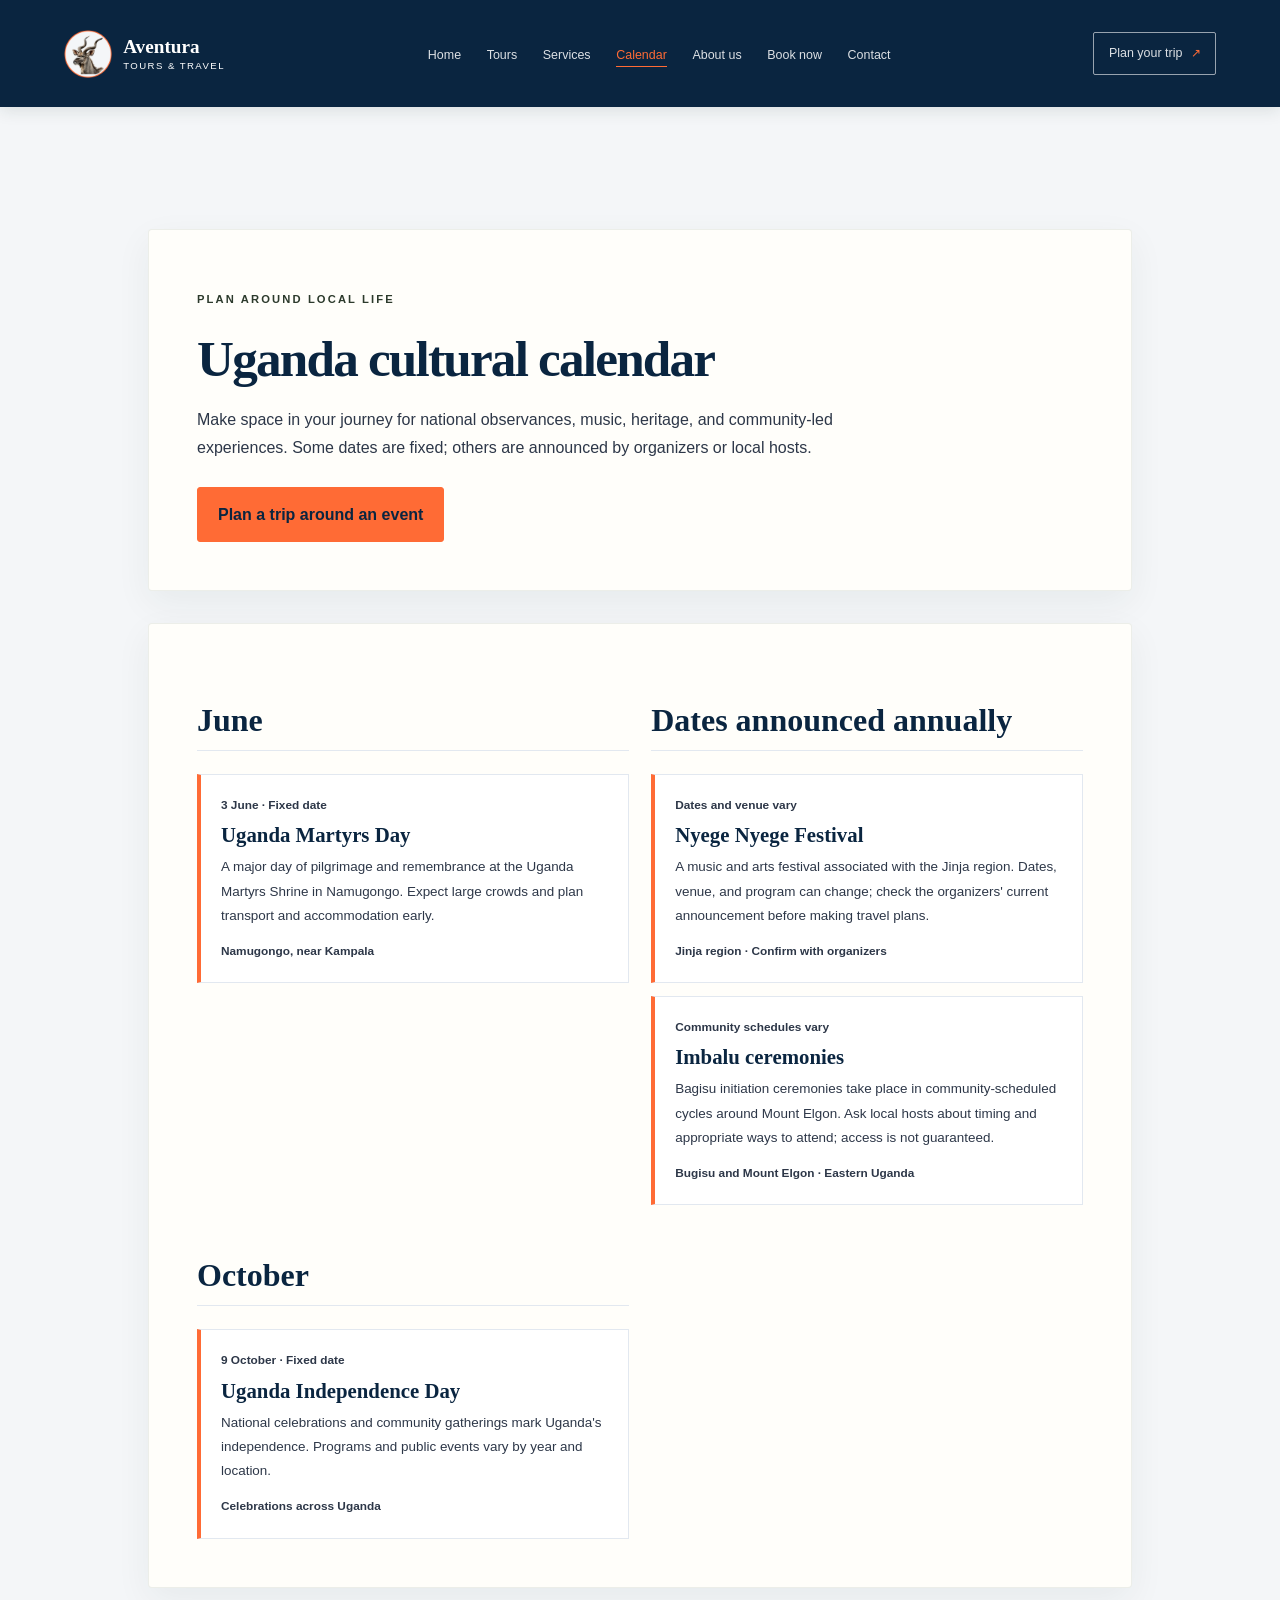
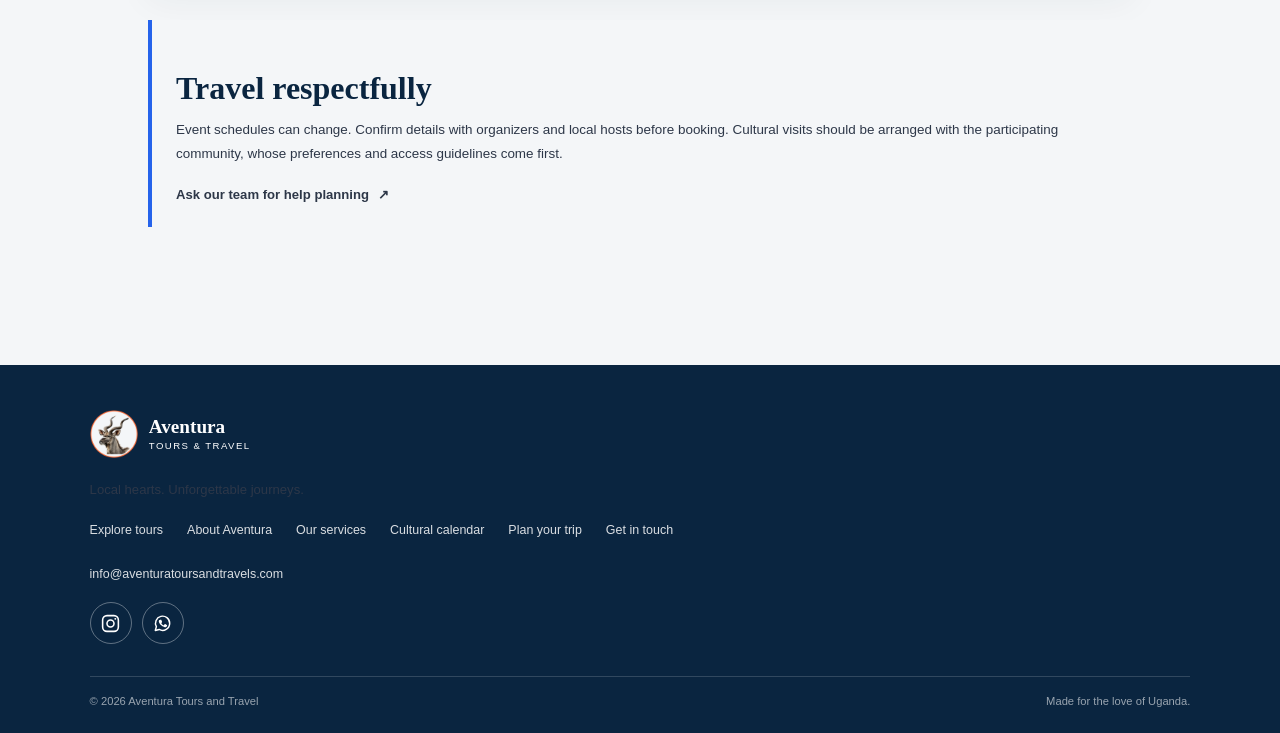
<file: pages/calendar.html>
<!DOCTYPE html>
<html lang="en">
<head>
  <meta charset="UTF-8" />
  <meta name="viewport" content="width=device-width, initial-scale=1.0" />
  <meta name="description" content="Explore Uganda's cultural calendar, including fixed public observances and community events with dates that vary." />
  <title>Uganda Cultural Calendar | Aventura Tours and Travel</title>
  <meta name="theme-color" content="#0a2540" />
  <link rel="manifest" href="../site.webmanifest" />
  <link rel="icon" href="../favicon.ico" sizes="any" />
  <link rel="icon" href="../assets/logo/favicon.png" type="image/png" sizes="512x512" />
  <link rel="apple-touch-icon" href="../assets/logo/favicon.png" />
  <link rel="stylesheet" href="../assets/css/main.css" />
  <script src="../assets/js/main.js" defer></script>
</head>
<body>
  <site-header active="calendar"></site-header>

  <main class="cultural-calendar-page">
    <section class="calendar-page-intro" aria-labelledby="calendar-page-title">
      <p class="eyebrow">Plan around local life</p>
      <h1 id="calendar-page-title">Uganda cultural calendar</h1>
      <p>Make space in your journey for national observances, music, heritage, and community-led experiences. Some dates are fixed; others are announced by organizers or local hosts.</p>
      <a class="btn-primary" href="booking.html">Plan a trip around an event</a>
    </section>

    <section class="calendar-page-events" aria-label="Cultural dates and events">
      <div class="calendar-page-month">
        <h2>June</h2>
        <article class="calendar-page-event">
          <p class="calendar-event-date">3 June · Fixed date</p>
          <h3>Uganda Martyrs Day</h3>
          <p>A major day of pilgrimage and remembrance at the Uganda Martyrs Shrine in Namugongo. Expect large crowds and plan transport and accommodation early.</p>
          <p class="calendar-event-place">Namugongo, near Kampala</p>
        </article>
      </div>

      <div class="calendar-page-month">
        <h2>Dates announced annually</h2>
        <article class="calendar-page-event">
          <p class="calendar-event-date">Dates and venue vary</p>
          <h3>Nyege Nyege Festival</h3>
          <p>A music and arts festival associated with the Jinja region. Dates, venue, and program can change; check the organizers' current announcement before making travel plans.</p>
          <p class="calendar-event-place">Jinja region · Confirm with organizers</p>
        </article>
        <article class="calendar-page-event">
          <p class="calendar-event-date">Community schedules vary</p>
          <h3>Imbalu ceremonies</h3>
          <p>Bagisu initiation ceremonies take place in community-scheduled cycles around Mount Elgon. Ask local hosts about timing and appropriate ways to attend; access is not guaranteed.</p>
          <p class="calendar-event-place">Bugisu and Mount Elgon · Eastern Uganda</p>
        </article>
      </div>

      <div class="calendar-page-month">
        <h2>October</h2>
        <article class="calendar-page-event">
          <p class="calendar-event-date">9 October · Fixed date</p>
          <h3>Uganda Independence Day</h3>
          <p>National celebrations and community gatherings mark Uganda's independence. Programs and public events vary by year and location.</p>
          <p class="calendar-event-place">Celebrations across Uganda</p>
        </article>
      </div>
    </section>

    <aside class="calendar-page-note">
      <h2>Travel respectfully</h2>
      <p>Event schedules can change. Confirm details with organizers and local hosts before booking. Cultural visits should be arranged with the participating community, whose preferences and access guidelines come first.</p>
      <a class="underlined-link" href="contact.html">Ask our team for help planning <span aria-hidden="true">↗</span></a>
    </aside>
  </main>

  <site-footer></site-footer>
</body>
</html>
</file>
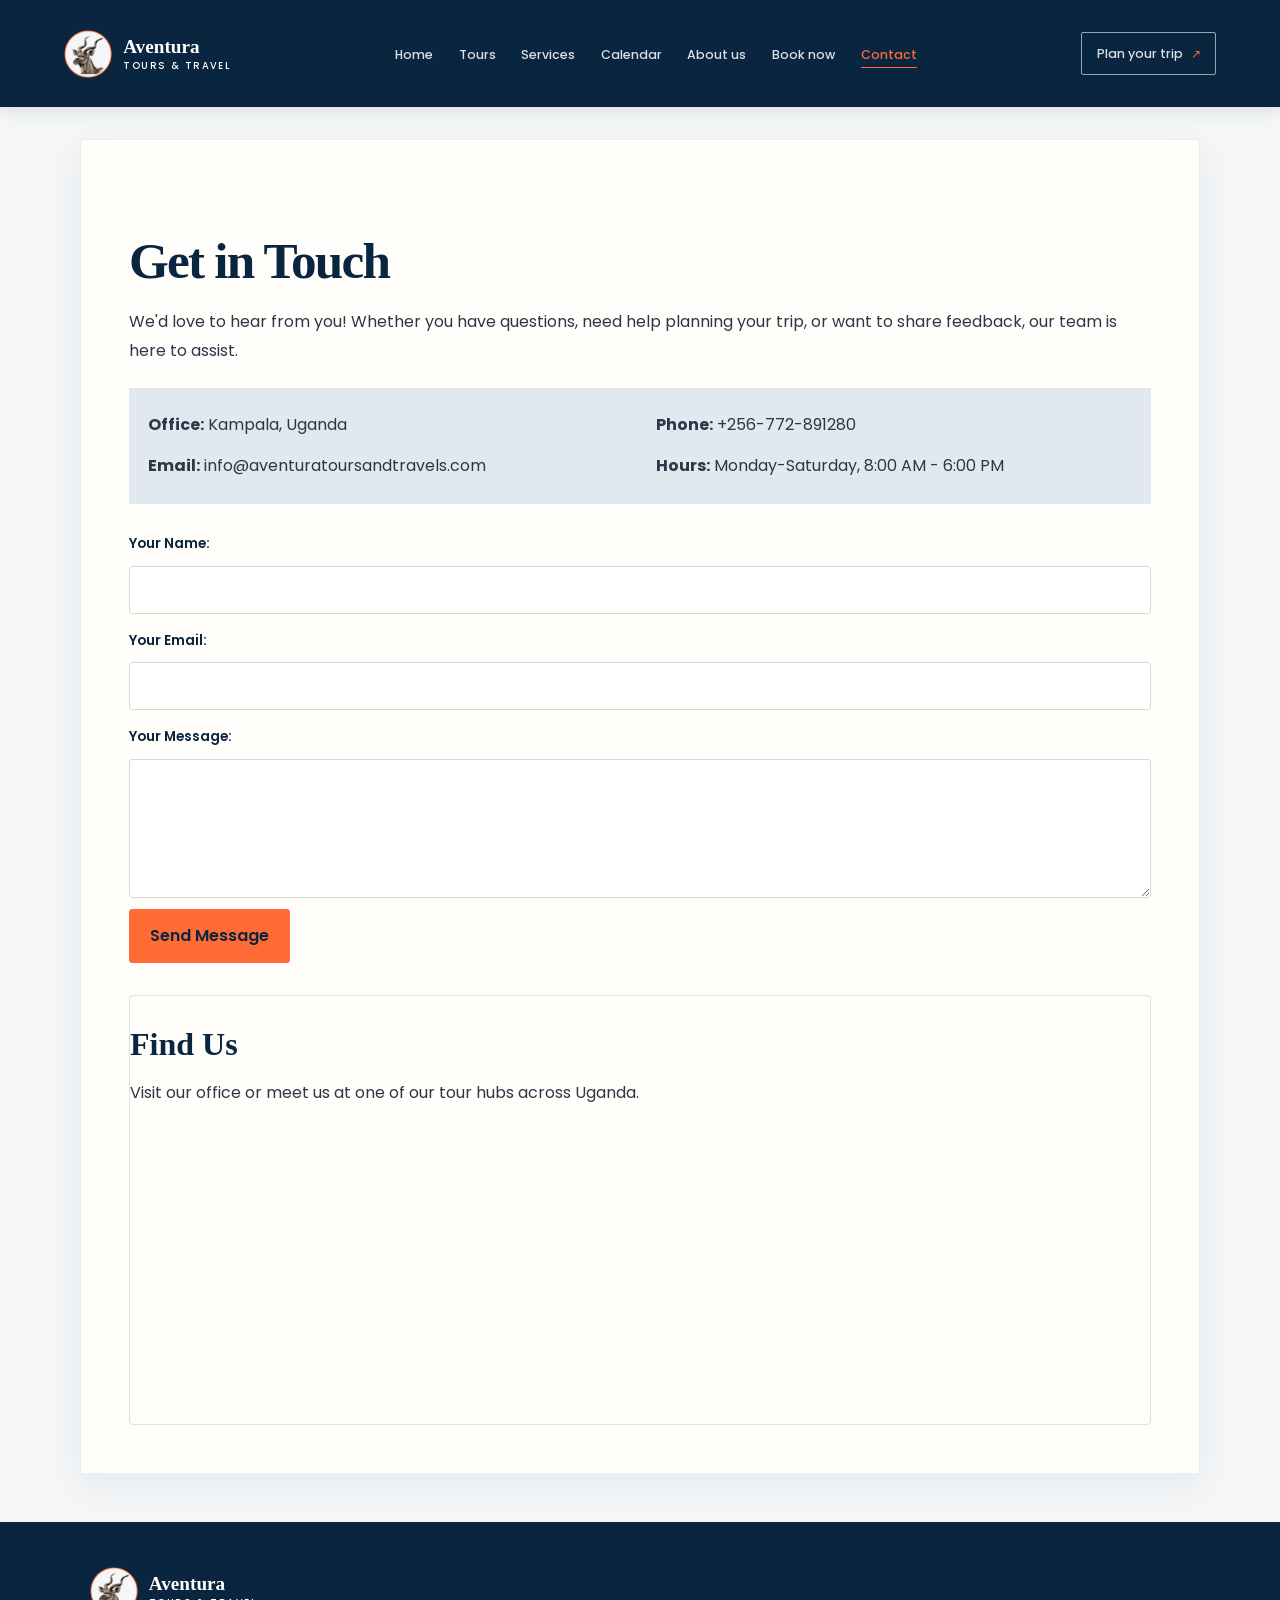
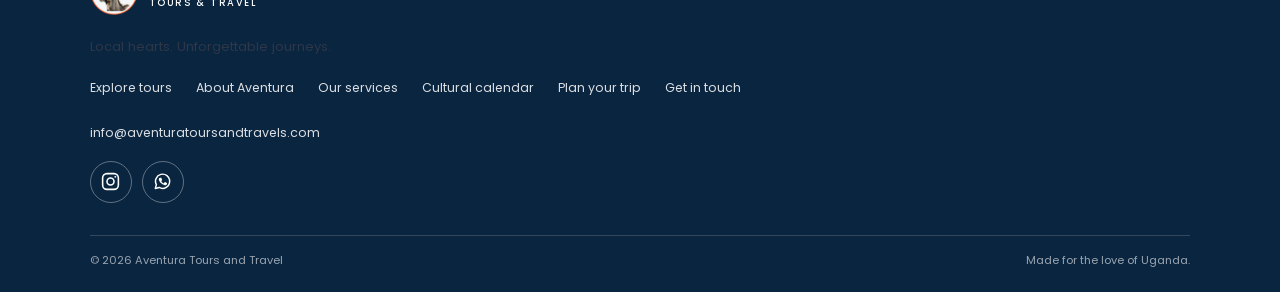
<file: pages/contact.html>
<!DOCTYPE html>
<html lang="en">
<head>
  <meta charset="UTF-8" />
  <meta name="viewport" content="width=device-width, initial-scale=1.0" />
  <meta name="description" content="Contact Aventura Tours and Travel in Kampala to plan a locally guided Uganda trip." />
  <title>Contact Us | Aventura Tours and Travel</title>
  <meta name="theme-color" content="#0a2540" />
  <link rel="manifest" href="../site.webmanifest" />
  <link rel="icon" href="../favicon.ico" sizes="any" />
  <link rel="icon" href="../assets/logo/favicon.png" type="image/png" sizes="512x512" />
  <link rel="apple-touch-icon" href="../assets/logo/favicon.png" />
  <script src="../assets/js/main.js" defer></script>
  <!--  Google Fonts -->
<link rel="stylesheet" href="../assets/css/main.css" />
  <link href="https://fonts.googleapis.com/css2?family=Poppins:wght@400;500;600;700&display=swap" rel="stylesheet">

  <!--  Font Awesome Icons -->
</head>
<body>
  <site-header active="contact"></site-header>

  <section class="contact-page">
    <h1>Get in Touch</h1>
    <p>We'd love to hear from you! Whether you have questions, need help planning your trip, or want to share feedback, our team is here to assist.</p>

    <div class="contact-info">
      <p> <strong>Office:</strong> Kampala, Uganda</p>
      <p> <strong>Phone:</strong> +256-772-891280</p>
      <p> <strong>Email:</strong> info@aventuratoursandtravels.com</p>
      <p> <strong>Hours:</strong> Monday-Saturday, 8:00 AM - 6:00 PM</p>
    </div>

    <form action="https://formspree.io/f/your-form-id" method="POST">
      <label for="name">Your Name:</label>
      <input type="text" id="name" name="name" required />

      <label for="email">Your Email:</label>
      <input type="email" id="email" name="email" required />

      <label for="message">Your Message:</label>
      <textarea id="message" name="message" rows="5" required></textarea>

      <button type="submit">Send Message</button>
    </form>

    <div class="map">
      <h2> Find Us</h2>
      <p>Visit our office or meet us at one of our tour hubs across Uganda.</p>
      <!-- Embedded Google Maps iframe -->
      <iframe
        src="https://www.google.com/maps/embed?pb=!1m18!1m12!1m3!1d15955.123456789!2d32.5825!3d0.3476!2m3!1f0!2f0!3f0!3m2!1i1024!2i768!4f13.1!3m3!1m2!1s0x177db7e4c6b6b6b6%3A0x123456789abcdef!2sKampala%2C%20Uganda!5e0!3m2!1sen!2sus!4v1234567890"
        width="100%"
        height="300"
        style="border:0;"
        allowfullscreen=""
        loading="lazy"
      ></iframe>
    </div>
  </section>

  <site-footer></site-footer>
</body>
</html>
</file>
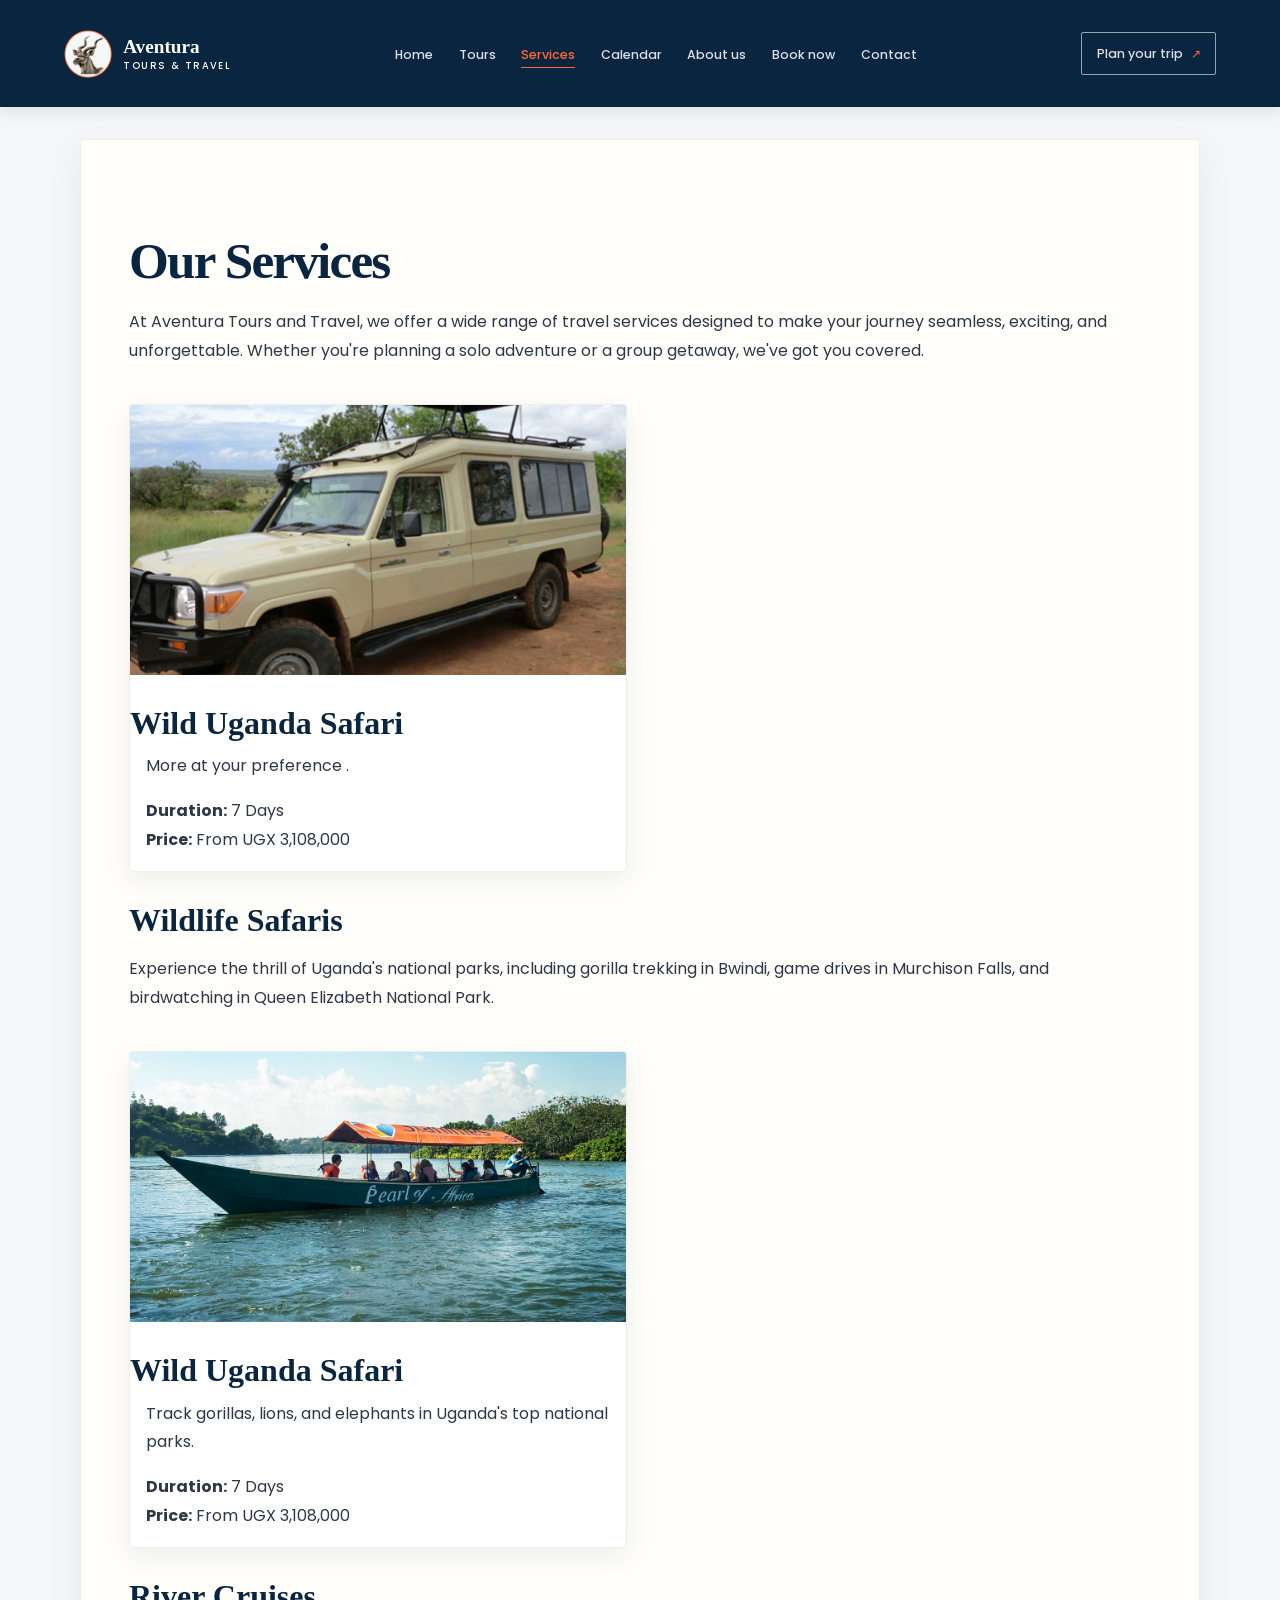
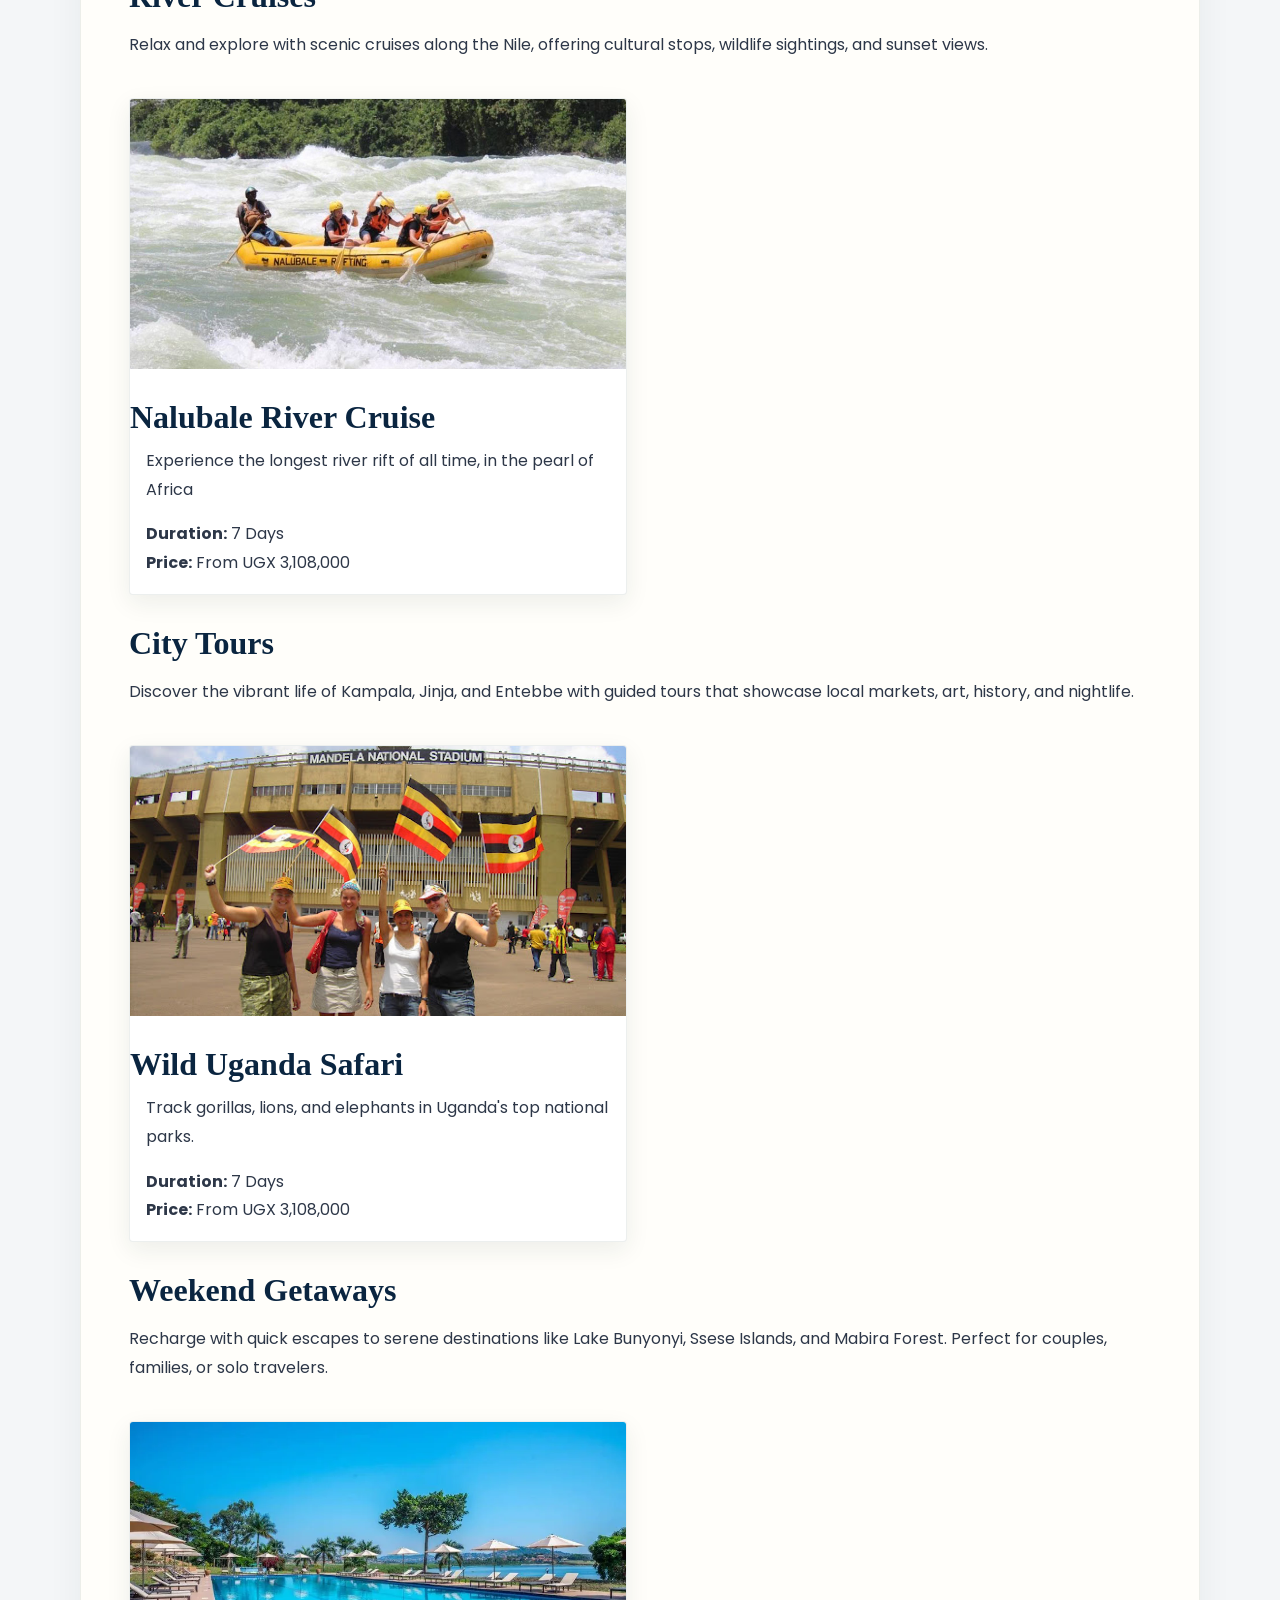
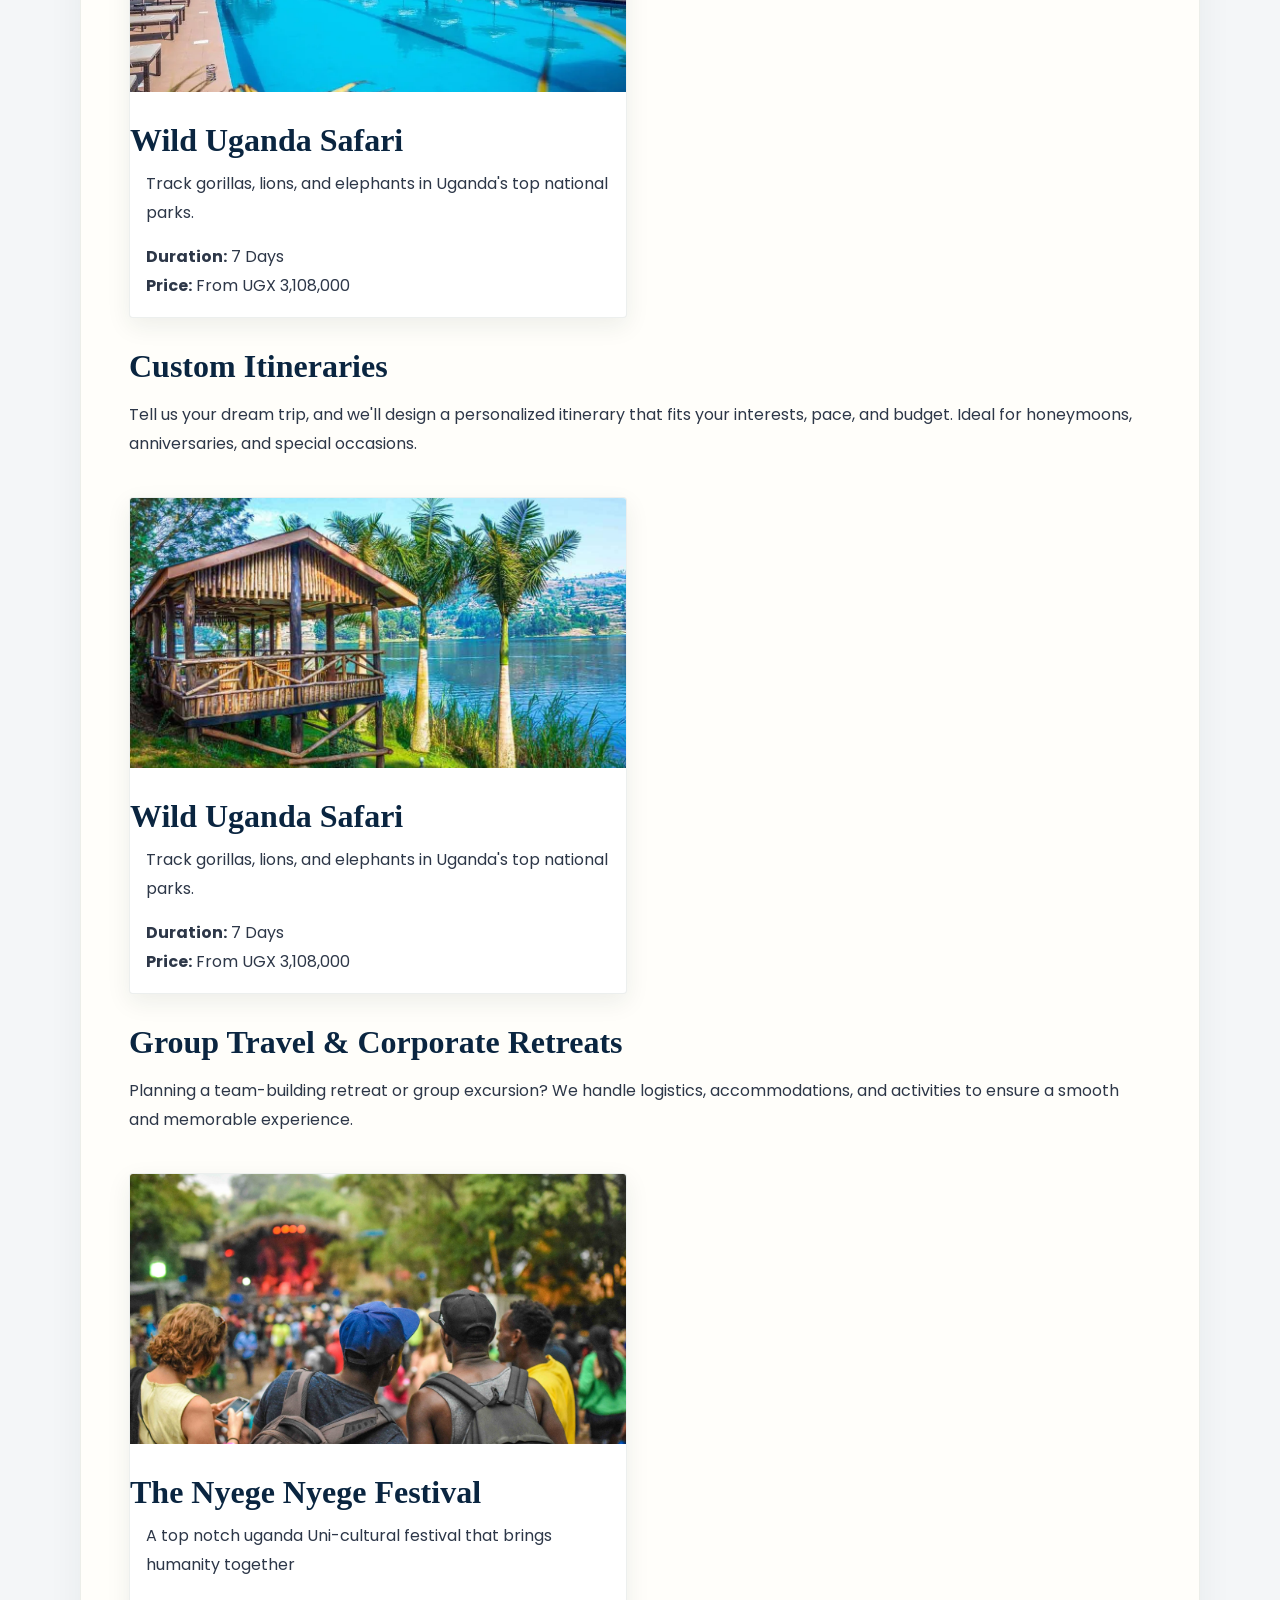
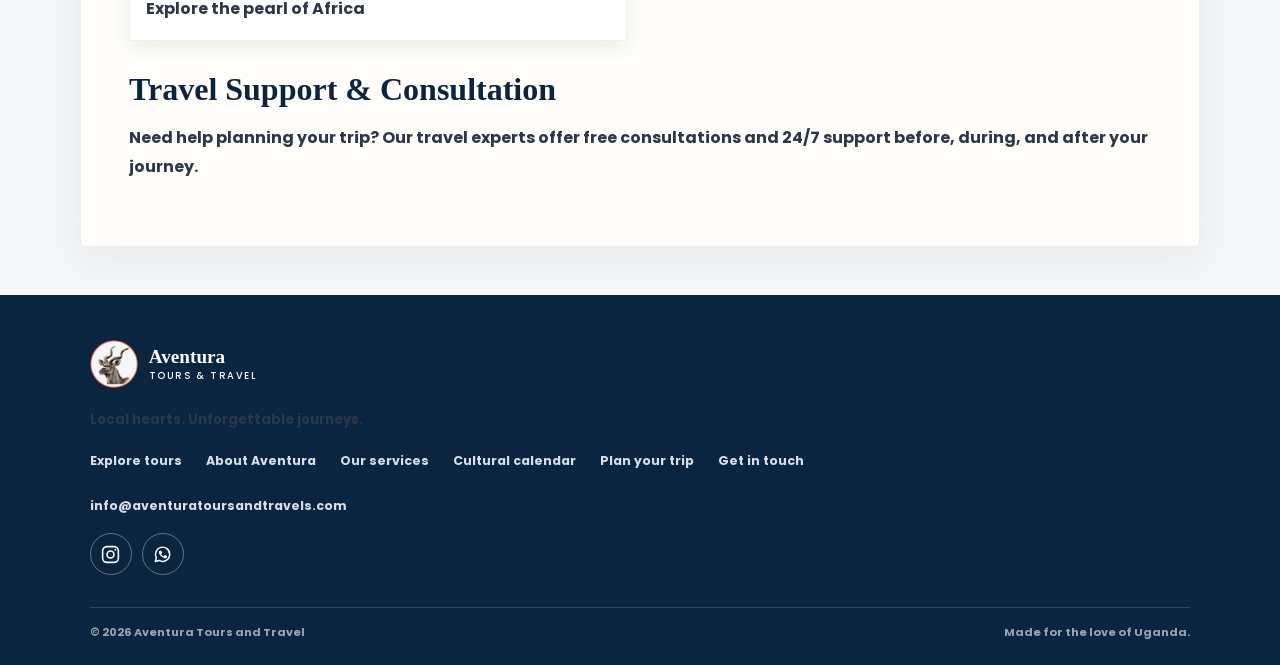
<file: pages/services.html>
<!DOCTYPE html>
<html lang="en">
<head>
  <meta charset="UTF-8" />
  <meta name="viewport" content="width=device-width, initial-scale=1.0" />
  <meta name="description" content="Explore Aventura's Uganda safaris, river cruises, city tours, weekend getaways, custom itineraries, and travel support." />
  <title>Our Services | Aventura Tours and Travel</title>
  <meta name="theme-color" content="#0a2540" />
  <link rel="manifest" href="../site.webmanifest" />
  <link rel="icon" href="../favicon.ico" sizes="any" />
  <link rel="icon" href="../assets/logo/favicon.png" type="image/png" sizes="512x512" />
  <link rel="apple-touch-icon" href="../assets/logo/favicon.png" />
  <script src="../assets/js/main.js" defer></script>
  <!--  Google Fonts -->
<link rel="stylesheet" href="../assets/css/main.css" />
  <link href="https://fonts.googleapis.com/css2?family=Poppins:wght@400;500;600;700&display=swap" rel="stylesheet">

  <!--  Font Awesome Icons -->
</head>
<body>
  <site-header active="services"></site-header>

  <section class="services-page">
    <h1>Our Services</h1>
    <p>At Aventura Tours and Travel, we offer a wide range of travel services designed to make your journey seamless, exciting, and unforgettable. Whether you're planning a solo adventure or a group getaway, we've got you covered.</p>
<div class="tour-card">
      <img src="../assets/images/tours/Landjjjjjjjjjjjjjjj.jpg" alt="Our customisable Services" />
      <h2>Wild Uganda Safari</h2>
      <p>More at your preference .</p>
      <p><strong>Duration:</strong> 7 Days<br><strong>Price:</strong> From UGX 3,108,000</p>
    </div>


    <h2>Wildlife Safaris</h2>
    <p>Experience the thrill of Uganda's national parks, including gorilla trekking in Bwindi, game drives in Murchison Falls, and birdwatching in Queen Elizabeth National Park.</p>
<div class="tour-card">
      <img src="../assets/images/tours/9gpjnews-uganda-aa-nilesource-36-l-web-jpg.jpg" alt="Wild Uganda Safari" />
      <h2>Wild Uganda Safari</h2>
      <p>Track gorillas, lions, and elephants in Uganda's top national parks.</p>
      <p><strong>Duration:</strong> 7 Days<br><strong>Price:</strong> From UGX 3,108,000</p>
    </div>


    <h2>River Cruises</h2>
    <p>Relax and explore with scenic cruises along the Nile, offering cultural stops, wildlife sightings, and sunset views.</p>
    <div class="tour-card">
      <img src="../assets/images/tours/nalubale rifting.jpg" alt="River Cruises" />
      <h2>Nalubale River Cruise</h2>
      <p>Experience the longest river rift of all time, in the pearl of Africa</p>
      <p><strong>Duration:</strong> 7 Days<br><strong>Price:</strong> From UGX 3,108,000</p>
    </div>



    <h2>City Tours</h2>
    <p>Discover the vibrant life of Kampala, Jinja, and Entebbe with guided tours that showcase local markets, art, history, and nightlife.</p>
<div class="tour-card">
      <img src="../assets/images/tours/nambole-stadium.jpg" alt="Wild Uganda Safari" />
      <h2>Wild Uganda Safari</h2>
      <p>Track gorillas, lions, and elephants in Uganda's top national parks.</p>
      <p><strong>Duration:</strong> 7 Days<br><strong>Price:</strong> From UGX 3,108,000</p>
    </div>



    <h2>Weekend Getaways</h2>
    <p>Recharge with quick escapes to serene destinations like Lake Bunyonyi, Ssese Islands, and Mabira Forest. Perfect for couples, families, or solo travelers.</p>
    <div class="tour-card">
      <img src="../assets/images/tours/kazi beach resort.webp" alt="Wild Uganda Safari" />
      <h2>Wild Uganda Safari</h2>
      <p>Track gorillas, lions, and elephants in Uganda's top national parks.</p>
      <p><strong>Duration:</strong> 7 Days<br><strong>Price:</strong> From UGX 3,108,000</p>
    </div>



    <h2>Custom Itineraries</h2>
    <p>Tell us your dream trip, and we'll design a personalized itinerary that fits your interests, pace, and budget. Ideal for honeymoons, anniversaries, and special occasions.</p>
    <div class="tour-card">
      <img src="../assets/images/tours/Luxury-Lodges-on-Lake-Bunyonyi-Shores-Safari-Vacations-Travel-5131962571.jpg" alt="Wild Uganda Safari" />
      <h2>Wild Uganda Safari</h2>
      <p>Track gorillas, lions, and elephants in Uganda's top national parks.</p>
      <p><strong>Duration:</strong> 7 Days<br><strong>Price:</strong> From UGX 3,108,000</p>
    </div>



    <h2>Group Travel & Corporate Retreats</h2>
    <p>Planning a team-building retreat or group excursion? We handle logistics, accommodations, and activities to ensure a smooth and memorable experience.</p>
    <div class="tour-card">
      <img src="../assets/images/team/group_travel.jpg" alt="Wild Uganda Safari" />
      <h2>The Nyege Nyege Festival</h2>
      <p>A top notch uganda Uni-cultural festival that brings humanity together</p>
      <p><strong>Explore the pearl of Africa</p>
    </div>



    <h2>Travel Support & Consultation</h2>
    <p>Need help planning your trip? Our travel experts offer free consultations and 24/7 support before, during, and after your journey.</p>
  <p></p>

  </section>

  <site-footer></site-footer>
</body>
</html>
</file>
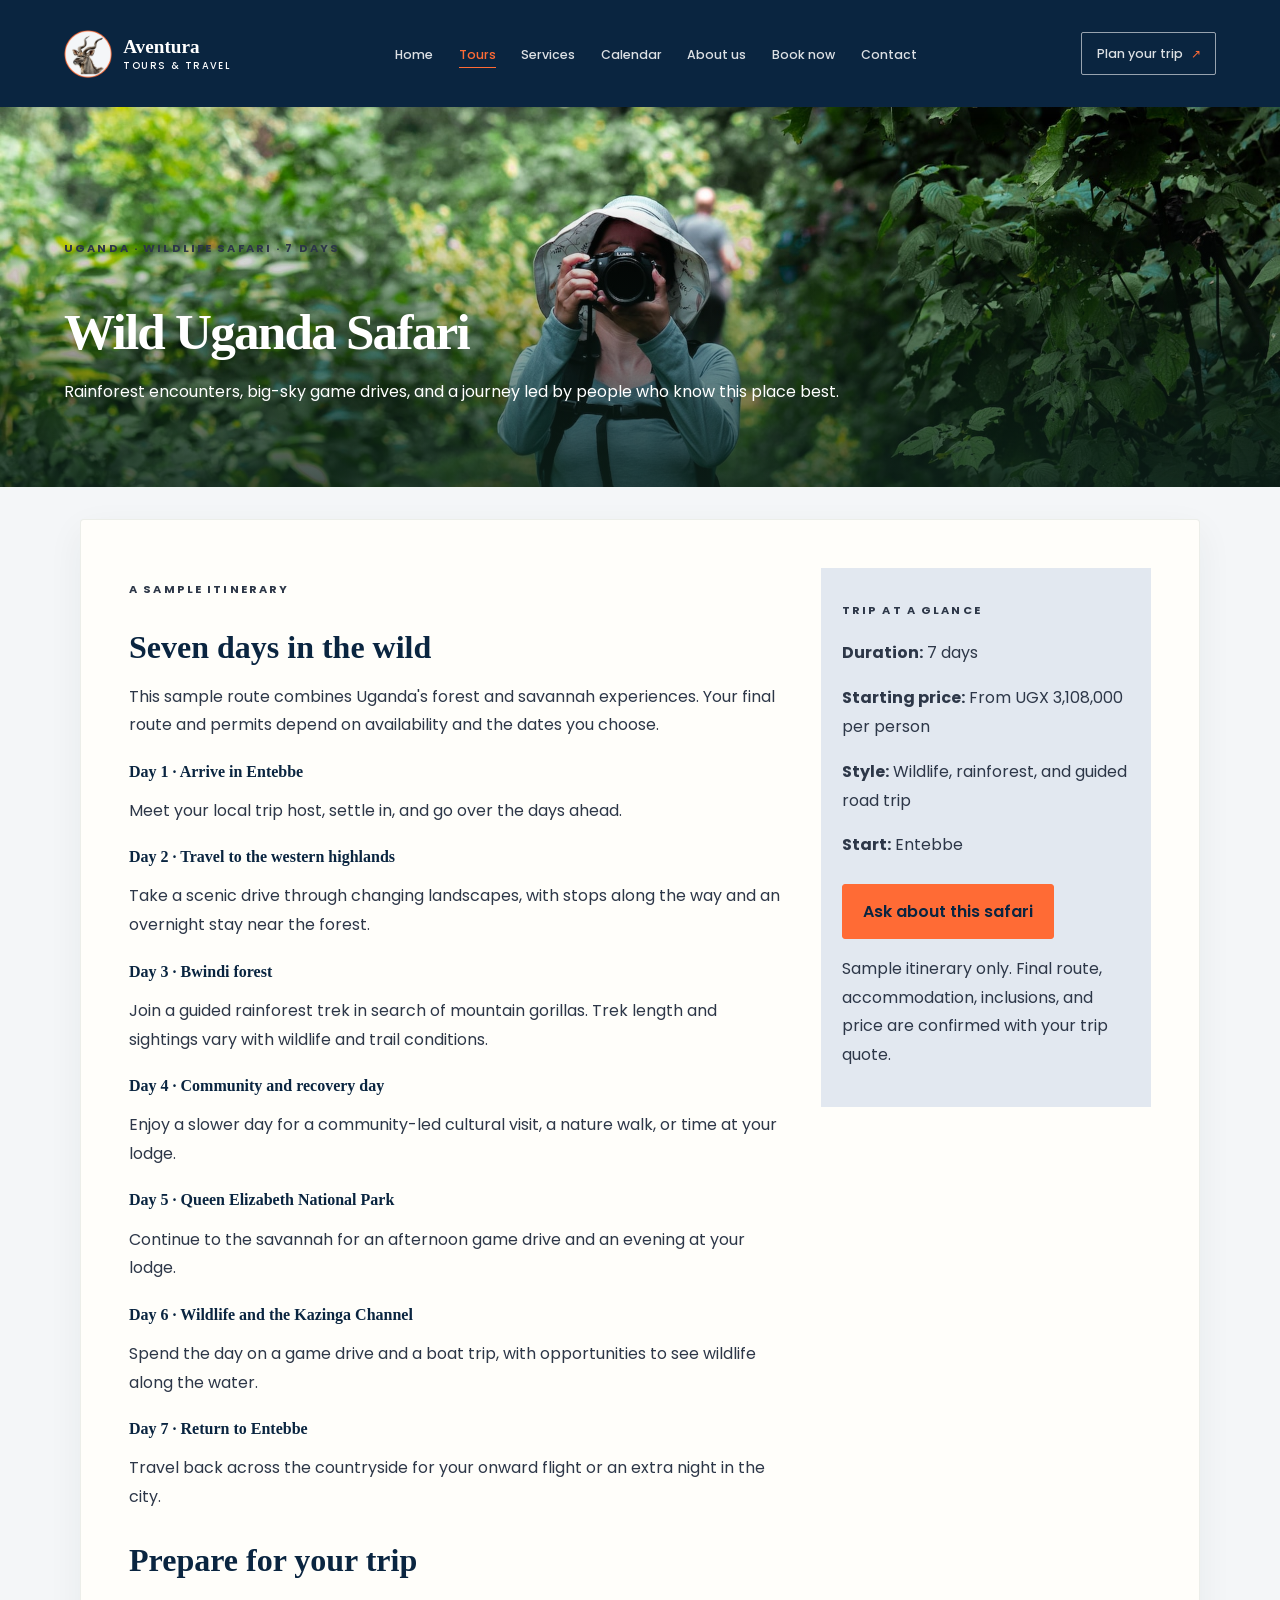
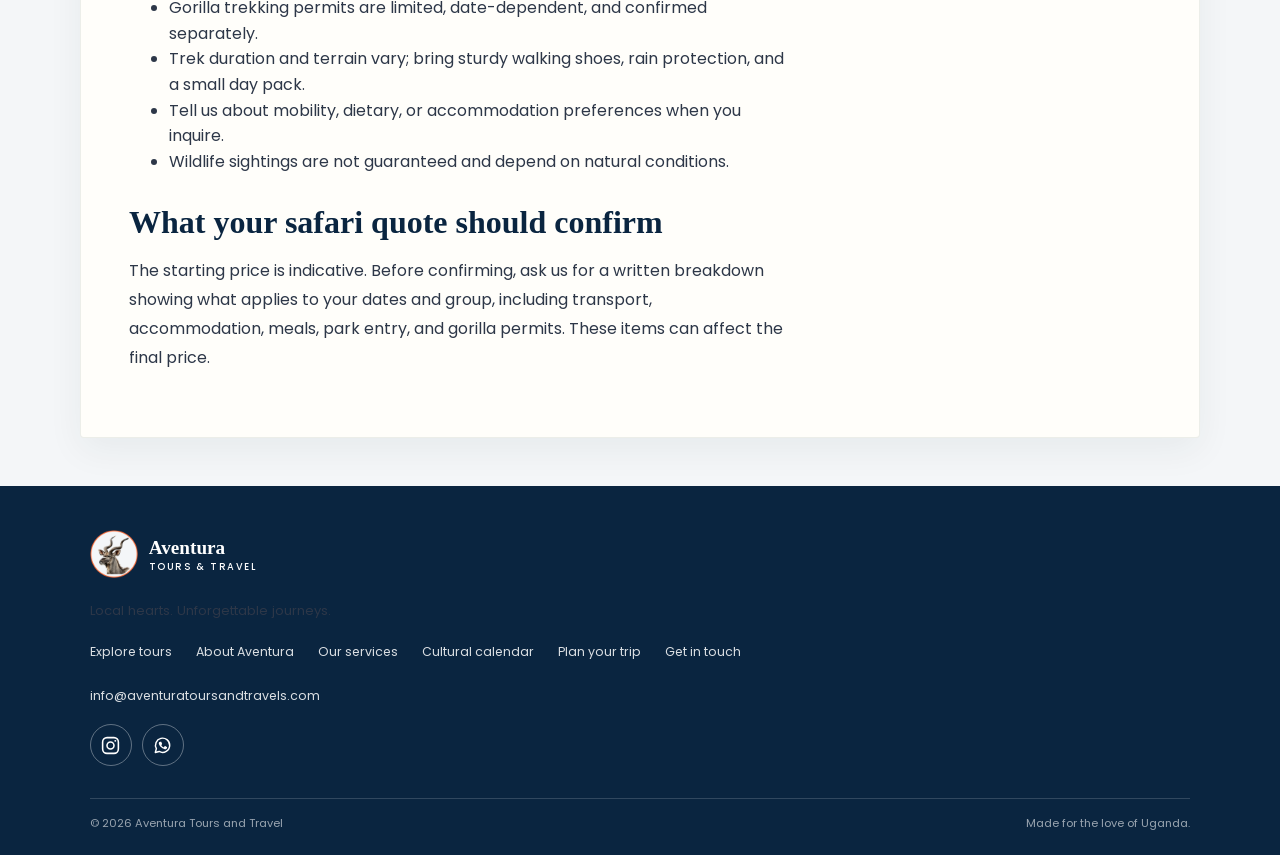
<file: pages/tour-details.html>
<!DOCTYPE html>
<html lang="en">
<head>
  <meta charset="UTF-8" />
  <meta name="viewport" content="width=device-width, initial-scale=1.0" />
  <meta name="description" content="Explore a sample seven-day Uganda safari itinerary with gorilla trekking, game drives, and locally guided experiences." />
  <meta name="theme-color" content="#0a2540" />
  <title>Wild Uganda Safari Itinerary | Aventura Tours and Travel</title>
  <link rel="manifest" href="../site.webmanifest" />
  <link rel="icon" href="../favicon.ico" sizes="any" />
  <link rel="icon" href="../assets/logo/favicon.png" type="image/png" sizes="512x512" />
  <link rel="apple-touch-icon" href="../assets/logo/favicon.png" />
  <link rel="preconnect" href="https://fonts.googleapis.com" />
  <link rel="preconnect" href="https://fonts.gstatic.com" crossorigin />
  <link href="https://fonts.googleapis.com/css2?family=Poppins:wght@400;500;600;700&display=swap" rel="stylesheet" />
  <link rel="stylesheet" href="../assets/css/main.css" />
  <script src="../assets/js/main.js" defer></script>
</head>
<body>
  <site-header active="tours"></site-header>
  <main>
    <section class="tour-detail-hero" aria-labelledby="tour-title">
      <div>
        <p class="eyebrow">Uganda · Wildlife safari · 7 days</p>
        <h1 id="tour-title">Wild Uganda Safari</h1>
        <p>Rainforest encounters, big-sky game drives, and a journey led by people who know this place best.</p>
      </div>
    </section>

    <section class="tour-detail-content">
      <div>
        <p class="eyebrow">A sample itinerary</p>
        <h2>Seven days in the wild</h2>
        <p>This sample route combines Uganda's forest and savannah experiences. Your final route and permits depend on availability and the dates you choose.</p>

        <h3>Day 1 · Arrive in Entebbe</h3>
        <p>Meet your local trip host, settle in, and go over the days ahead.</p>

        <h3>Day 2 · Travel to the western highlands</h3>
        <p>Take a scenic drive through changing landscapes, with stops along the way and an overnight stay near the forest.</p>

        <h3>Day 3 · Bwindi forest</h3>
        <p>Join a guided rainforest trek in search of mountain gorillas. Trek length and sightings vary with wildlife and trail conditions.</p>

        <h3>Day 4 · Community and recovery day</h3>
        <p>Enjoy a slower day for a community-led cultural visit, a nature walk, or time at your lodge.</p>

        <h3>Day 5 · Queen Elizabeth National Park</h3>
        <p>Continue to the savannah for an afternoon game drive and an evening at your lodge.</p>

        <h3>Day 6 · Wildlife and the Kazinga Channel</h3>
        <p>Spend the day on a game drive and a boat trip, with opportunities to see wildlife along the water.</p>

        <h3>Day 7 · Return to Entebbe</h3>
        <p>Travel back across the countryside for your onward flight or an extra night in the city.</p>

        <h2>Prepare for your trip</h2>
        <ul>
          <li>Gorilla trekking permits are limited, date-dependent, and confirmed separately.</li>
          <li>Trek duration and terrain vary; bring sturdy walking shoes, rain protection, and a small day pack.</li>
          <li>Tell us about mobility, dietary, or accommodation preferences when you inquire.</li>
          <li>Wildlife sightings are not guaranteed and depend on natural conditions.</li>
        </ul>

        <h2>What your safari quote should confirm</h2>
        <p>The starting price is indicative. Before confirming, ask us for a written breakdown showing what applies to your dates and group, including transport, accommodation, meals, park entry, and gorilla permits. These items can affect the final price.</p>
      </div>
      <aside class="tour-detail-aside">
        <p class="eyebrow">Trip at a glance</p>
        <p><strong>Duration:</strong> 7 days</p>
        <p><strong>Starting price:</strong> From UGX 3,108,000 per person</p>
        <p><strong>Style:</strong> Wildlife, rainforest, and guided road trip</p>
        <p><strong>Start:</strong> Entebbe</p>
        <a class="btn btn-primary" href="booking.html?tour=Wild%20Uganda%20Safari">Ask about this safari</a>
        <p>Sample itinerary only. Final route, accommodation, inclusions, and price are confirmed with your trip quote.</p>
      </aside>
    </section>
  </main>
  <site-footer></site-footer>
</body>
</html>
</file>
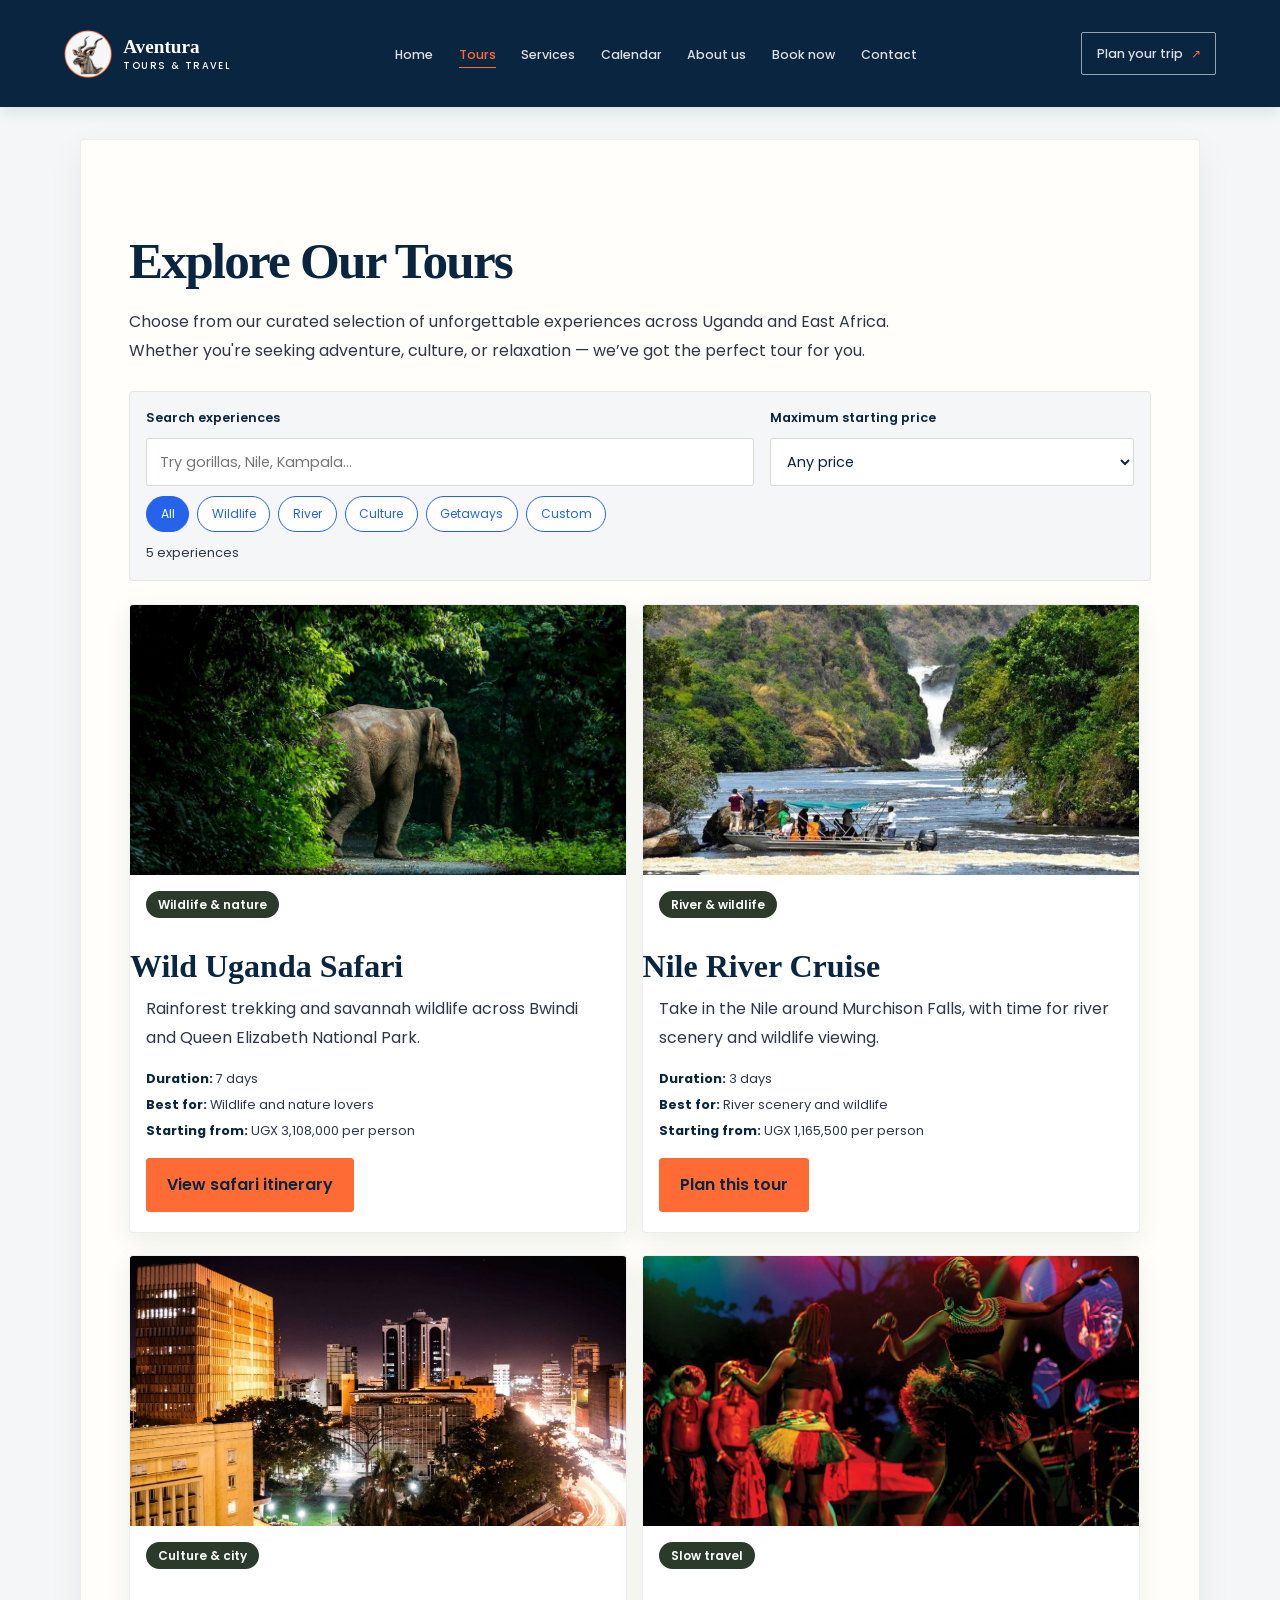
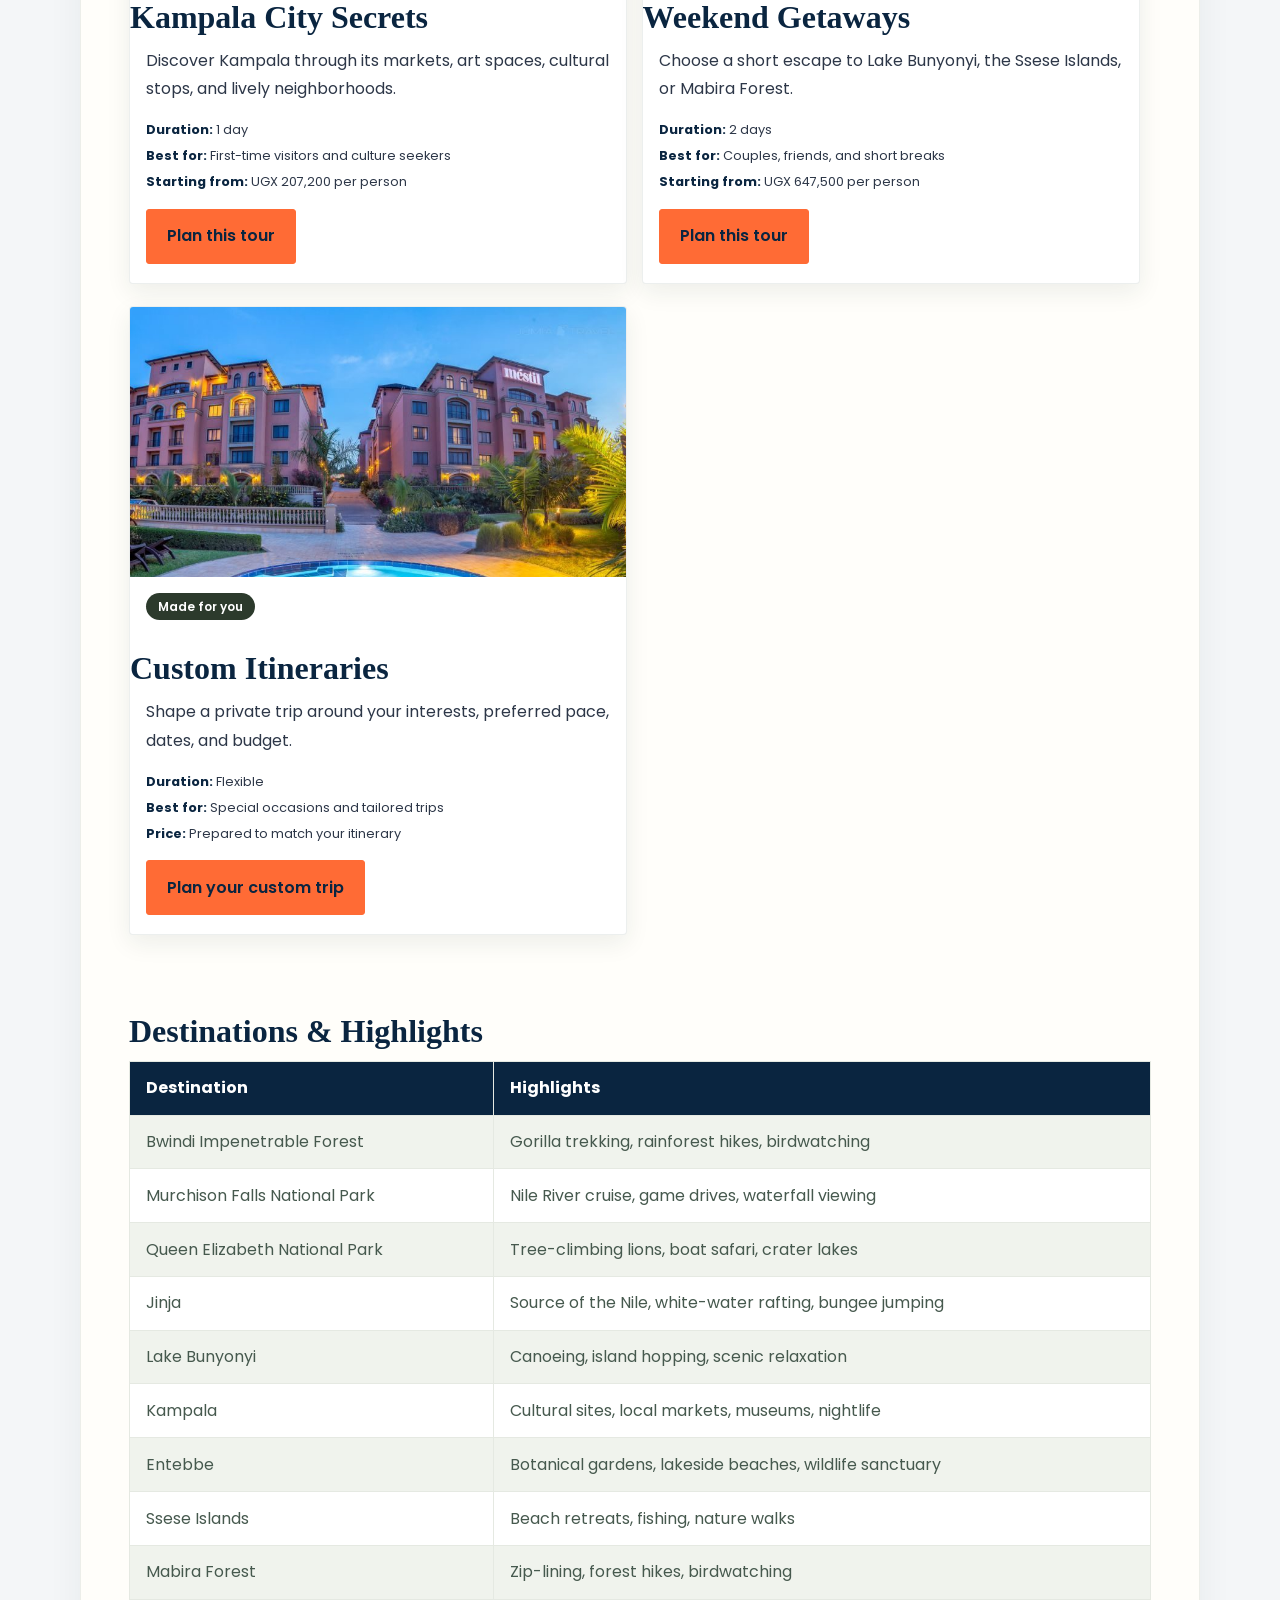
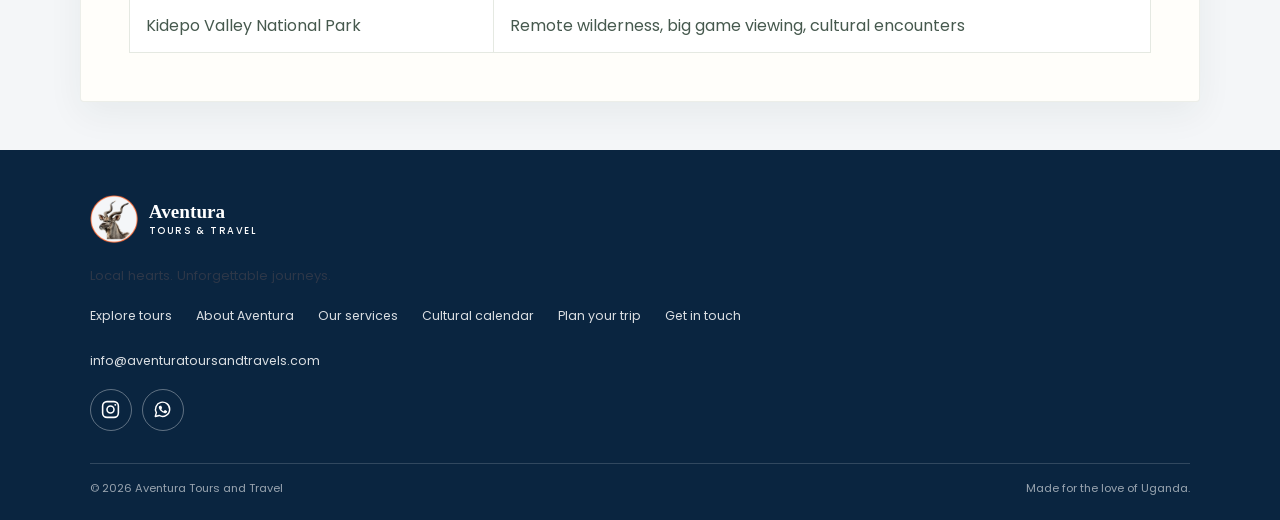
<file: pages/tours.html>
<!DOCTYPE html>
<html lang="en">
<head>
  <meta charset="UTF-8" />
  <meta name="viewport" content="width=device-width, initial-scale=1.0" />
  <meta name="description" content="Browse locally guided Uganda tours, from gorilla trekking and wildlife safaris to Kampala city experiences and relaxing lake escapes." />
  <title>Our Tours | Aventura Tours and Travel</title>
  <meta name="theme-color" content="#0a2540" />
  <link rel="manifest" href="../site.webmanifest" />
  <link rel="icon" href="../favicon.ico" sizes="any" />
  <link rel="icon" href="../assets/logo/favicon.png" type="image/png" sizes="512x512" />
  <link rel="apple-touch-icon" href="../assets/logo/favicon.png" />
  <script src="../assets/js/main.js" defer></script>
  <script src="../assets/js/tours.js" defer></script>
  <!--  Google Fonts -->
<link rel="stylesheet" href="../assets/css/main.css" />
  <link href="https://fonts.googleapis.com/css2?family=Poppins:wght@400;500;600;700&display=swap" rel="stylesheet">

  <!--  Font Awesome Icons -->
</head>
<body>
  <site-header active="tours"></site-header>

  <section class="tours-page">
    <h1>Explore Our Tours</h1>
    <p>Choose from our curated selection of unforgettable experiences across Uganda and East Africa. Whether you're seeking adventure, culture, or relaxation — we’ve got the perfect tour for you.</p>

    <div class="tour-filters" aria-label="Filter tour experiences">
      <label class="tour-search-label" for="tour-search">Search experiences</label>
      <input id="tour-search" type="search" placeholder="Try gorillas, Nile, Kampala..." autocomplete="off" />
      <label class="tour-price-label" for="tour-price">Maximum starting price</label>
      <select id="tour-price">
        <option value="any">Any price</option>
        <option value="370000">UGX 370,000 and under</option>
        <option value="1850000">UGX 1,850,000 and under</option>
        <option value="3700000">UGX 3,700,000 and under</option>
        <option value="7400000">UGX 7,400,000 and under</option>
      </select>
      <div class="tour-categories" role="group" aria-label="Experience category">
        <button type="button" data-category-filter="all" aria-pressed="true">All</button>
        <button type="button" data-category-filter="wildlife" aria-pressed="false">Wildlife</button>
        <button type="button" data-category-filter="river" aria-pressed="false">River</button>
        <button type="button" data-category-filter="culture" aria-pressed="false">Culture</button>
        <button type="button" data-category-filter="escape" aria-pressed="false">Getaways</button>
        <button type="button" data-category-filter="custom" aria-pressed="false">Custom</button>
      </div>
      <p id="tour-results-count" aria-live="polite"></p>
    </div>

    <!-- Tour Cards -->
    <div class="tour-card" data-tour-card data-name="Wild Uganda Safari gorilla trekking wildlife safari Bwindi" data-category="wildlife" data-price="3108000">
      <img src="../assets/images/tours/Forest-Elephants-in-Bwindi-Impenetrable-National-Park-1024x683.jpg" alt="Wild Uganda Safari" />
      <span class="badge-eco">Wildlife &amp; nature</span>
      <h2>Wild Uganda Safari</h2>
      <p>Rainforest trekking and savannah wildlife across Bwindi and Queen Elizabeth National Park.</p>
      <ul class="tour-card-details">
        <li><strong>Duration:</strong> 7 days</li>
        <li><strong>Best for:</strong> Wildlife and nature lovers</li>
        <li><strong>Starting from:</strong> UGX 3,108,000 per person</li>
      </ul>
      <a class="btn btn-primary" href="tour-details.html">View safari itinerary</a>
    </div>

    <div class="tour-card" data-tour-card data-name="Nile River Cruise Murchison Falls boat wildlife" data-category="river" data-price="1165500">
      <img src="../assets/images/tours/2-days-murchison-falls-safari.jpg" alt="Nile River Cruise" />
      <span class="badge-eco">River &amp; wildlife</span>
      <h2>Nile River Cruise</h2>
      <p>Take in the Nile around Murchison Falls, with time for river scenery and wildlife viewing.</p>
      <ul class="tour-card-details">
        <li><strong>Duration:</strong> 3 days</li>
        <li><strong>Best for:</strong> River scenery and wildlife</li>
        <li><strong>Starting from:</strong> UGX 1,165,500 per person</li>
      </ul>
      <a class="btn btn-primary" href="booking.html?tour=Nile%20River%20Cruise">Plan this tour</a>
    </div>

    <div class="tour-card" data-tour-card data-name="Kampala City Secrets city markets art culture" data-category="culture" data-price="207200">
      <img src="../assets/images/tours/best-of-kampala-city-tour_8ZbaH.jpeg" alt="Kampala City Secrets" />
      <span class="badge-eco">Culture &amp; city</span>
      <h2>Kampala City Secrets</h2>
      <p>Discover Kampala through its markets, art spaces, cultural stops, and lively neighborhoods.</p>
      <ul class="tour-card-details">
        <li><strong>Duration:</strong> 1 day</li>
        <li><strong>Best for:</strong> First-time visitors and culture seekers</li>
        <li><strong>Starting from:</strong> UGX 207,200 per person</li>
      </ul>
      <a class="btn btn-primary" href="booking.html?tour=Kampala%20City%20Secrets">Plan this tour</a>
    </div>

    <div class="tour-card" data-tour-card data-name="Weekend Getaways Lake Bunyonyi Ssese Islands Mabira Forest" data-category="escape" data-price="647500">
      <img src="../assets/images/tours/nyegenyegemain_weekwnd_vibes.jpg" alt="Weekend Getaways" />
      <span class="badge-eco">Slow travel</span>
      <h2>Weekend Getaways</h2>
      <p>Choose a short escape to Lake Bunyonyi, the Ssese Islands, or Mabira Forest.</p>
      <ul class="tour-card-details">
        <li><strong>Duration:</strong> 2 days</li>
        <li><strong>Best for:</strong> Couples, friends, and short breaks</li>
        <li><strong>Starting from:</strong> UGX 647,500 per person</li>
      </ul>
      <a class="btn btn-primary" href="booking.html?tour=Weekend%20Getaways">Plan this tour</a>
    </div>

    <div class="tour-card" data-tour-card data-name="Custom Itineraries honeymoon anniversaries private trip" data-category="custom" data-price="custom">
      <img src="../assets/images/tours/mestil_hotel.jpeg" alt="Custom Itinerary" />
      <span class="badge-eco">Made for you</span>
      <h2>Custom Itineraries</h2>
      <p>Shape a private trip around your interests, preferred pace, dates, and budget.</p>
      <ul class="tour-card-details">
        <li><strong>Duration:</strong> Flexible</li>
        <li><strong>Best for:</strong> Special occasions and tailored trips</li>
        <li><strong>Price:</strong> Prepared to match your itinerary</li>
      </ul>
      <a class="btn btn-primary" href="booking.html?tour=Custom%20Itinerary">Plan your custom trip</a>
    </div>
    <p id="tour-empty-state" class="tour-empty-state" hidden>No tours match those filters. Try changing your search or price range.</p>

    <!-- Destination Table -->
    <div class="destination-table">
      <h2>Destinations & Highlights</h2>
      <table>
        <tr>
          <th>Destination</th>
          <th>Highlights</th>
        </tr>
        <tr class="green_background">
          <td>Bwindi Impenetrable Forest</td>
          <td>Gorilla trekking, rainforest hikes, birdwatching</td>
        </tr>
        <tr>
          <td>Murchison Falls National Park</td>
          <td>Nile River cruise, game drives, waterfall viewing</td>
        </tr>
        <tr class="green_background">
          <td>Queen Elizabeth National Park</td>
          <td>Tree-climbing lions, boat safari, crater lakes</td>
        </tr>
        <tr>
          <td>Jinja</td>
          <td>Source of the Nile, white-water rafting, bungee jumping</td>
        </tr>
        <tr class="green_background">
          <td>Lake Bunyonyi</td>
          <td>Canoeing, island hopping, scenic relaxation</td>
        </tr>
        <tr>
          <td>Kampala</td>
          <td>Cultural sites, local markets, museums, nightlife</td>
        </tr>
        <tr class="green_background">
          <td>Entebbe</td>
          <td>Botanical gardens, lakeside beaches, wildlife sanctuary</td>
        </tr>
        <tr>
          <td>Ssese Islands</td>
          <td>Beach retreats, fishing, nature walks</td>
        </tr>
        <tr class="green_background">
          <td>Mabira Forest</td>
          <td>Zip-lining, forest hikes, birdwatching</td>
        </tr>
        <tr>
          <td>Kidepo Valley National Park</td>
          <td>Remote wilderness, big game viewing, cultural encounters</td>
        </tr>
      </table>
    </div>
  </section>

 <site-footer></site-footer>
</body>
</html>
</file>
<file: assets/css/main.css>
:root {
  color-scheme: light;
  --color-primary-navy: #0a2540;
  --color-accent-sunset: #ff6b35;
  --color-accent-azure: #2563eb;
  --color-accent-forest: #2c3a2c;
  --color-bg-sand: #f4f6f8;
  --color-text-dark: #2d3748;
  --color-white: #ffffff;
  --color-border: #e2e8f0;
  --color-sunset-hover: #e85a26;
  --color-navy-hover: #123356;
  --color-ink: var(--color-primary-navy);
  --color-green: var(--color-accent-forest);
  --color-sage: var(--color-border);
  --color-paper: var(--color-bg-sand);
  --color-gold: var(--color-accent-sunset);
  --color-copy: var(--color-text-dark);
  --font-body: "Poppins", sans-serif;
  --font-heading: Georgia, serif;
}

*,
*::before,
*::after {
  box-sizing: border-box;
}

html {
  scroll-behavior: smooth;
}

body {
  margin: 0;
  background: var(--color-paper);
  color: var(--color-text-dark);
  font-family: var(--font-body);
  line-height: 1.6;
}

img {
  max-width: 100%;
}

a {
  color: inherit;
}

button,
input,
select,
textarea {
  font: inherit;
}

:focus-visible {
  outline: 2px solid var(--color-gold);
  outline-offset: 3px;
}

site-header,
site-footer {
  display: block;
}

.site-header {
  position: sticky;
  top: 0;
  z-index: 20;
  display: flex;
  min-height: 107px;
  align-items: center;
  justify-content: space-between;
  gap: 1.5rem;
  padding: 0.8rem clamp(1.2rem, 5vw, 5rem);
  background: var(--color-primary-navy);
  box-shadow: 0 3px 16px rgba(24, 53, 43, 0.12);
  color: white;
}

.site-brand {
  display: inline-flex;
  flex: 0 0 auto;
  align-items: center;
  gap: 0.7rem;
  color: inherit;
  font-family: var(--font-heading);
  font-size: 1.2rem;
  font-weight: 700;
  line-height: 1.1;
  text-decoration: none;
  white-space: nowrap;
}

.site-brand img {
  width: 3rem;
  height: 3rem;
  object-fit: contain;
}

.site-brand span {
  font-family: var(--font-heading);
}

.site-brand small {
  display: block;
  margin-top: 0.25rem;
  font-family: var(--font-body);
  font-size: 0.6rem;
  font-weight: 500;
  letter-spacing: 0.15em;
  text-transform: uppercase;
}

.site-nav ul {
  display: flex;
  align-items: center;
  gap: clamp(0.85rem, 2vw, 1.8rem);
  margin: 0;
  padding: 0;
  list-style: none;
}

.site-nav a,
.site-header-cta {
  color: rgba(255, 255, 255, 0.86);
  font-size: 0.78rem;
  font-weight: 500;
  text-decoration: none;
  transition: color 180ms ease, background 180ms ease;
  white-space: nowrap;
}

.site-nav a:hover,
.site-nav a[aria-current="page"] {
  color: var(--color-accent-sunset);
}

.site-nav a[aria-current="page"] {
  border-bottom: 1px solid var(--color-accent-sunset);
  padding-bottom: 0.25rem;
}

.site-header-cta {
  border: 1px solid rgba(255, 255, 255, 0.58);
  border-radius: 2px;
  padding: 0.65rem 0.9rem;
}

.site-header-cta:hover {
  background: white;
  color: var(--color-primary-navy);
}

.site-header-cta span {
  padding-left: 0.3rem;
  color: var(--color-accent-sunset);
}

.site-menu-toggle {
  display: none;
  width: 42px;
  height: 42px;
  align-items: center;
  justify-content: center;
  flex-direction: column;
  gap: 5px;
  border: 1px solid rgba(255, 255, 255, 0.5);
  border-radius: 3px;
  background: transparent;
  color: white;
  cursor: pointer;
}

.site-menu-toggle span {
  width: 19px;
  height: 2px;
  background: currentColor;
}

.site-footer {
  margin-top: 3rem;
  padding: 2.8rem clamp(1.2rem, 7vw, 7rem) 1.4rem;
  background: var(--color-primary-navy);
  color: white;
}

.site-footer-main {
  max-width: 1200px;
  margin: 0 auto;
}

.site-footer .footer-brand {
  color: white;
}

.site-footer-tagline {
  margin: 0.8rem 0 1.2rem;
  color: rgba(255, 255, 255, 0.67);
  font-size: 0.82rem;
}

.site-footer-links {
  display: flex;
  flex-wrap: wrap;
  gap: 0.7rem 1.5rem;
  margin: 1.2rem 0;
}

.site-footer-links a,
.site-footer-email {
  color: rgba(255, 255, 255, 0.85);
  font-size: 0.78rem;
  text-decoration: none;
}

.site-footer-links a:hover,
.site-footer-email:hover {
  color: var(--color-gold);
}

.site-footer-email {
  display: inline-block;
  margin-top: 0.35rem;
}

.site-social-links {
  display: flex;
  align-items: center;
  gap: 0.65rem;
  margin-top: 1rem;
}

.site-social-links a {
  display: inline-flex;
  width: 42px;
  height: 42px;
  align-items: center;
  justify-content: center;
  border: 1px solid rgba(255, 255, 255, 0.35);
  border-radius: 50%;
  color: var(--color-white);
  transition: background-color 180ms ease, border-color 180ms ease, color 180ms ease;
}

.site-social-links a:hover {
  border-color: var(--color-accent-sunset);
  background: var(--color-accent-sunset);
  color: var(--color-primary-navy);
}

.site-social-links a:focus-visible {
  outline-color: var(--color-accent-sunset);
}

.site-social-links svg {
  width: 21px;
  height: 21px;
}

.site-footer-bottom {
  display: flex;
  max-width: 1200px;
  justify-content: space-between;
  gap: 1rem;
  margin: 2rem auto 0;
  border-top: 1px solid rgba(255, 255, 255, 0.16);
  padding-top: 1rem;
  color: rgba(255, 255, 255, 0.58);
  font-size: 0.7rem;
}

body:not(.home-page) main,
body:not(.home-page) > section {
  min-height: 40vh;
}

body:not(.home-page) > section,
body:not(.home-page) main > section {
  max-width: 1120px;
  margin: 2rem auto;
  padding: clamp(1.5rem, 4vw, 3rem);
  border: 1px solid rgba(24, 53, 43, 0.08);
  border-radius: 4px;
  background: #fffefa;
  box-shadow: 0 12px 36px rgba(24, 53, 43, 0.06);
}

body:not(.home-page) h1,
body:not(.home-page) h2,
body:not(.home-page) h3 {
  color: var(--color-ink);
  font-family: var(--font-heading);
  font-weight: 600;
  line-height: 1.2;
}

body:not(.home-page) h1 {
  margin-bottom: 0.85rem;
  font-size: clamp(2.1rem, 4vw, 3.25rem);
  letter-spacing: -0.035em;
}

body:not(.home-page) h2 {
  margin: 1.8rem 0 0.65rem;
  font-size: clamp(1.45rem, 2.5vw, 2rem);
}

body:not(.home-page) p {
  color: var(--color-copy);
  line-height: 1.8;
}

.booking {
  max-width: 760px !important;
}

.booking-form {
  display: grid;
  gap: 0.65rem;
  margin-top: 1.5rem;
}

.booking-form label {
  margin-top: 0.35rem;
  color: var(--color-ink);
  font-size: 0.86rem;
  font-weight: 600;
}

.booking-form input,
.booking-form select,
.booking-form textarea,
.contact-page input,
.contact-page textarea,
.tour-filters input,
.tour-filters select {
  width: 100%;
  min-height: 48px;
  border: 1px solid #d5ddd3;
  border-radius: 3px;
  padding: 0.7rem 0.8rem;
  background: white;
  color: var(--color-ink);
  font-size: 0.9rem;
}

.booking-form textarea,
.contact-page textarea {
  min-height: 130px;
  resize: vertical;
}

.booking-estimate {
  margin: 0.65rem 0;
  border-left: 3px solid var(--color-gold);
  padding: 0.8rem 1rem;
  background: var(--color-sage);
  color: var(--color-ink);
  font-size: 0.9rem;
}

.booking-estimate strong {
  font-family: var(--font-heading);
  font-size: 1.15rem;
}

.booking-price-note {
  margin: 0;
  border-left: 3px solid var(--color-accent-azure);
  padding: 0.75rem 1rem;
  background: var(--color-bg-sand);
  font-size: 0.8rem;
}

.booking-payment {
  display: grid;
  gap: 0.65rem;
  margin: 0.75rem 0;
  border: 1px solid var(--color-border);
  border-radius: 4px;
  padding: 1rem;
  background: var(--color-white);
}

.booking-payment legend {
  padding: 0 0.4rem;
  color: var(--color-primary-navy);
  font-family: var(--font-heading);
  font-size: 1.3rem;
  font-weight: 600;
}

.booking-payment > p:first-of-type {
  margin: 0 0 0.35rem;
  font-size: 0.85rem;
}

.booking-payment-note {
  margin: 0.25rem 0 0;
  border-left: 3px solid var(--color-accent-sunset);
  padding: 0.75rem 0.9rem;
  background: var(--color-bg-sand);
  font-size: 0.78rem;
}

.date-picker-field {
  display: grid;
  grid-template-columns: minmax(0, 1fr) auto;
  gap: 0.6rem;
}

.booking-form .date-picker-toggle,
.booking-form .calendar-month-button {
  justify-self: stretch;
  border: 1px solid var(--color-primary-navy);
  border-radius: 3px;
  padding: 0.65rem 0.85rem;
  background: var(--color-white);
  color: var(--color-primary-navy);
  font: inherit;
  font-size: 0.82rem;
  font-weight: 600;
  cursor: pointer;
}

.booking-form .date-picker-toggle:hover,
.booking-form .calendar-month-button:hover:not(:disabled) {
  background: var(--color-primary-navy);
  color: var(--color-white);
}

.date-picker-help {
  margin: -0.2rem 0 0;
  font-size: 0.75rem;
}

.booking-calendar {
  max-width: 390px;
  border: 1px solid var(--color-border);
  border-radius: 5px;
  padding: 1rem;
  background: var(--color-white);
  box-shadow: 0 10px 28px rgba(10, 37, 64, 0.1);
}

.booking-calendar[hidden] {
  display: none;
}

.booking-calendar-header {
  display: grid;
  grid-template-columns: 2.5rem 1fr 2.5rem;
  align-items: center;
  gap: 0.5rem;
  margin-bottom: 0.8rem;
  text-align: center;
}

.booking-calendar-header h2 {
  margin: 0;
  color: var(--color-primary-navy);
  font-family: var(--font-heading);
  font-size: 1.2rem;
}

.booking-form .calendar-month-button {
  padding: 0.35rem;
  font-size: 1.3rem;
  line-height: 1;
}

.calendar-month-button:disabled {
  opacity: 0.4;
  cursor: not-allowed;
}

.booking-calendar-grid {
  display: grid;
  grid-template-columns: repeat(7, minmax(0, 1fr));
  gap: 0.25rem;
  text-align: center;
}

.booking-calendar-grid[aria-label="Calendar days"] {
  margin-bottom: 0.35rem;
  color: var(--color-text-dark);
  font-size: 0.68rem;
  font-weight: 600;
}

.booking-form .booking-calendar-day {
  justify-self: stretch;
  min-height: 2.5rem;
  border: 1px solid transparent;
  border-radius: 3px;
  background: var(--color-white);
  color: var(--color-primary-navy);
  font: inherit;
  font-size: 0.82rem;
  cursor: pointer;
}

.booking-form .booking-calendar-day:hover:not(:disabled),
.booking-form .booking-calendar-day[aria-pressed="true"] {
  background: var(--color-primary-navy);
  color: var(--color-white);
}

.booking-form .booking-calendar-day:disabled {
  color: #9aa3ad;
  cursor: not-allowed;
}

.booking-form .booking-calendar-day:focus-visible,
.booking-form .date-picker-toggle:focus-visible,
.booking-form .calendar-month-button:focus-visible {
  outline: 3px solid var(--color-accent-sunset);
  outline-offset: 2px;
}

.booking-status {
  margin-top: 1rem;
  color: var(--color-ink);
  font-size: 0.88rem;
}

.booking-status a {
  display: inline-block;
  margin-top: 0.5rem;
  color: var(--color-green);
  font-weight: 700;
}

.booking-form button,
.contact-page button,
.btn,
.btn-primary {
  display: inline-block;
  width: auto;
  justify-self: start;
  align-self: flex-start;
  border: 1px solid var(--color-accent-sunset);
  border-radius: 3px;
  padding: 0.85rem 1.25rem;
  background: var(--color-accent-sunset);
  color: var(--color-primary-navy);
  font-weight: 600;
  text-decoration: none;
  cursor: pointer;
}

.booking-form button:hover,
.contact-page button:hover,
.btn:hover {
  border-color: var(--color-sunset-hover);
  background: var(--color-sunset-hover);
  color: var(--color-primary-navy);
}

.btn.secondary,
.btn-secondary {
  border-color: var(--color-accent-azure);
  background: var(--color-accent-azure);
  color: var(--color-white);
}

.btn-secondary:hover {
  border-color: var(--color-navy-hover);
  background: var(--color-navy-hover);
  color: var(--color-white);
}

.contact-page form {
  display: grid;
  gap: 0.65rem;
  margin-top: 1.5rem;
}

.contact-page label {
  margin-top: 0.35rem;
  color: var(--color-ink);
  font-size: 0.86rem;
  font-weight: 600;
}

.contact-info {
  display: grid;
  grid-template-columns: repeat(2, minmax(0, 1fr));
  gap: 0.25rem 2rem;
  margin-top: 1.4rem;
  padding: 1.2rem;
  background: var(--color-sage);
}

.contact-info p {
  margin: 0.25rem 0;
}

.map {
  margin-top: 2rem;
  overflow: hidden;
  border: 1px solid #dce3d9;
  border-radius: 4px;
}

.map iframe {
  display: block;
  max-width: 100%;
}

.tours-page > p:first-of-type {
  max-width: 760px;
}

.tour-filters {
  display: grid;
  grid-template-columns: minmax(200px, 1fr) minmax(160px, 0.6fr);
  gap: 0.6rem 1rem;
  align-items: end;
  margin-top: 1.6rem;
  border: 1px solid #e2e7df;
  border-radius: 4px;
  padding: 1rem;
  background: var(--color-paper);
}

.tour-filters label {
  color: var(--color-ink);
  font-size: 0.8rem;
  font-weight: 600;
}

.tour-search-label,
.tour-price-label {
  grid-row: 1;
}

#tour-search,
#tour-price {
  grid-row: 2;
}

.tour-categories {
  display: flex;
  grid-column: 1 / -1;
  flex-wrap: wrap;
  gap: 0.5rem;
}

.tour-categories button {
  border: 1px solid var(--color-accent-azure);
  border-radius: 2rem;
  padding: 0.45rem 0.85rem;
  background: white;
  color: var(--color-accent-azure);
  font-size: 0.76rem;
  cursor: pointer;
}

.tour-categories button[aria-pressed="true"] {
  border-color: var(--color-accent-azure);
  background: var(--color-accent-azure);
  color: white;
}

#tour-results-count {
  grid-column: 1 / -1;
  margin: 0;
  font-size: 0.8rem;
}

.tours-page > .tour-card,
.services-page .tour-card {
  display: inline-block;
  width: calc(50% - 0.8rem);
  margin: 1.4rem 0.65rem 0 0;
  overflow: hidden;
  vertical-align: top;
  border: 1px solid rgba(24, 53, 43, 0.08);
  border-radius: 4px;
  background: white;
  box-shadow: 0 8px 24px rgba(24, 53, 43, 0.08);
}

.tour-card[hidden],
[hidden] {
  display: none !important;
}

.tour-card img {
  display: block;
  width: 100%;
  height: 270px;
  object-fit: cover;
}

.badge-eco {
  display: inline-block;
  margin: 1rem 1rem 0;
  border-radius: 20px;
  padding: 0.25rem 0.75rem;
  background: var(--color-accent-forest);
  color: var(--color-white);
  font-size: 0.75rem;
  font-weight: 600;
}

.tour-card h2 {
  margin: 1rem 1rem 0.4rem;
}

.tour-card p {
  margin: 0.5rem 1rem 1rem;
}

.tour-card-details {
  display: grid;
  gap: 0.35rem;
  margin: 0.75rem 1rem 1rem;
  padding: 0;
  color: var(--color-text-dark);
  font-size: 0.8rem;
  list-style: none;
}

.tour-card-details strong {
  color: var(--color-primary-navy);
}

.tour-card .btn {
  margin: 0 1rem 1.2rem;
}

.tour-empty-state {
  margin: 1rem 0;
  border-left: 3px solid var(--color-gold);
  padding: 0.8rem 1rem;
  background: var(--color-sage);
}

.destination-table {
  margin-top: 3rem;
  overflow-x: auto;
}

table {
  width: 100%;
  border-collapse: collapse;
  background: white;
}

th,
td {
  padding: 0.85rem 1rem;
  border: 1px solid #e5e9e2;
  color: #46594e;
  text-align: left;
}

th {
  background: var(--color-primary-navy);
  color: white;
}

.green_background {
  background: #f0f3ed;
}

.white_background {
  background: white;
}

.about-page ul,
.about-page_sects ul {
  padding-left: 1.35rem;
}

.about-page p,
.about-page_sects p {
  margin-top: 0.75rem;
}

.team-grid {
  display: flex;
  flex-wrap: wrap;
  gap: 1rem;
  margin-top: 1rem;
}

.team-member {
  flex: 1 1 200px;
  padding: 1rem;
  border: 1px solid rgba(24, 53, 43, 0.08);
  background: var(--color-sage);
}

.gallery .image-row {
  display: flex;
  flex-wrap: wrap;
  gap: 1rem;
  margin-top: 1rem;
}

.gallery img {
  flex: 1 1 200px;
  width: calc(33.333% - 1rem);
  max-height: 250px;
  object-fit: cover;
}

.services-page > h2 {
  margin-top: 2.2rem;
}

.page-not-found {
  display: grid;
  min-height: 55vh;
  place-content: center;
  padding: 3rem 1.5rem;
  text-align: center;
}

.page-not-found .error-code {
  color: var(--color-accent-sunset);
  font-size: 0.8rem;
  font-weight: 700;
  letter-spacing: 0.16em;
}

.page-not-found p {
  max-width: 34rem;
  margin: 0 auto 1rem;
}

body:not(.home-page) .tour-detail-hero {
  position: relative;
  max-width: none;
  min-height: 380px;
  display: flex;
  align-items: end;
  overflow: hidden;
  margin: 0;
  border: 0;
  border-radius: 0;
  padding: clamp(1.5rem, 5vw, 4rem);
  box-shadow: none;
  background: linear-gradient(0deg, rgba(13, 34, 27, 0.78), transparent 75%), url("../images/tours/Bwindi-Impenetrable-National-Park-Gorilla-Trekking-Bwindi.jpg") center / cover no-repeat;
  color: white;
}

body:not(.home-page) .tour-detail-hero h1,
body:not(.home-page) .tour-detail-hero p:not(.eyebrow) {
  color: white;
}

.tour-detail-content {
  display: grid;
  grid-template-columns: minmax(0, 1.6fr) minmax(240px, 0.8fr);
  gap: 2rem;
}

.tour-detail-aside {
  align-self: start;
  padding: 1.3rem;
  background: var(--color-sage);
}

.tour-detail-aside .btn {
  margin-top: 0.5rem;
}

.tour-detail-content h3 {
  margin: 1.35rem 0 0.25rem;
  color: var(--color-primary-navy);
  font-family: var(--font-body);
  font-size: 1rem;
  font-weight: 600;
}

.site-footer .site-footer-main {
  text-align: left;
}

@media (max-width: 900px) {
  .site-header {
    gap: 0.8rem;
    padding-right: 1.25rem;
    padding-left: 1.25rem;
  }

  .site-nav ul {
    gap: 0.8rem;
  }

  .site-nav a,
  .site-header-cta {
    font-size: 0.72rem;
  }
}

@media (max-width: 700px) {
  .site-header {
    position: relative;
    flex-wrap: wrap;
    gap: 0.6rem;
    min-height: 91px;
    padding: 0.7rem 1rem;
  }

  .site-menu-toggle {
    display: flex;
    order: 2;
    margin-left: auto;
  }

  .site-header-cta {
    display: none;
  }

  .site-nav {
    display: none;
    order: 4;
    width: 100%;
    padding: 0.6rem 0 0.2rem;
  }

  .site-header.nav-open .site-nav {
    display: block;
  }

  .site-nav ul {
    align-items: stretch;
    flex-direction: column;
    gap: 0;
  }

  .site-nav li {
    border-top: 1px solid rgba(255, 255, 255, 0.14);
    padding: 0.65rem 0;
  }

  .site-nav a {
    display: block;
    font-size: 0.88rem;
  }

  body:not(.home-page) > section,
  body:not(.home-page) main > section {
    margin: 1.2rem 0.8rem;
    padding: 1.35rem;
  }

  .tours-page > .tour-card,
  .services-page .tour-card {
    width: 100%;
    margin-right: 0;
  }

  .tour-filters {
    grid-template-columns: 1fr;
  }

  .tour-search-label,
  .tour-price-label,
  #tour-search,
  #tour-price {
    grid-row: auto;
  }

  .tour-categories,
  #tour-results-count {
    grid-column: 1;
  }

  .contact-info,
  .tour-detail-content {
    grid-template-columns: 1fr;
  }

  .team-grid {
    flex-direction: column;
  }

  .site-footer-bottom {
    flex-direction: column;
    gap: 0.4rem;
  }

  .home-page .home-header {
    position: absolute;
    flex-wrap: wrap;
    justify-content: space-between;
    padding: 0.9rem 1.15rem;
  }

  .home-page .home-header .site-menu-toggle {
    order: 2;
  }

  .home-page .home-header .site-nav {
    order: 4;
    width: 100%;
    overflow: hidden;
    padding: 0.3rem 0 0.45rem;
  }

  .home-page .home-header.nav-open .site-nav {
    display: block;
  }

  .home-page .home-header .site-nav ul {
    width: auto;
    align-items: stretch;
    flex-direction: column;
    gap: 0;
  }

  .home-page .home-header .site-nav li {
    border-top-color: rgba(255, 255, 255, 0.2);
  }

  .home-page .home-header .site-header-cta {
    display: inline-block;
    order: 3;
  }

  .home-page .home-header .site-nav a {
    font-size: 0.85rem;
  }

  .home-page .home-header .site-brand {
    font-size: 1rem;
  }

  .home-page .home-header .site-brand img {
    width: 2.2rem;
    height: 2.2rem;
  }

  .home-page .home-header .site-menu-toggle {
    width: 36px;
    height: 36px;
  }

  .home-page .home-header .site-header-cta {
    padding: 0.55rem 0.65rem;
  }

  .home-page .site-footer .site-footer-links {
    flex-direction: column;
    gap: 0.55rem;
  }
}

@media (prefers-reduced-motion: reduce) {
  html {
    scroll-behavior: auto;
  }

  *,
  *::before,
  *::after {
    animation-duration: 0.01ms !important;
    transition-duration: 0.01ms !important;
  }
}

.home-page {
  --home-ink: var(--color-primary-navy);
  --home-green: var(--color-accent-forest);
  --home-sage: var(--color-border);
  --home-paper: var(--color-bg-sand);
  --home-gold: var(--color-accent-sunset);
  background: var(--home-paper);
  color: var(--home-ink);
  font-family: "Poppins", sans-serif;
  line-height: 1.6;
}

.home-page,
.home-page * {
  font-family: "Poppins", sans-serif;
}

.home-page h1,
.home-page h2,
.home-page .home-brand,
.home-page .hero-caption strong,
.home-page .card-copy strong,
.home-page .image-note {
  font-family: Georgia, serif;
}

.home-page main {
  overflow: hidden;
}

.home-page .home-header {
  position: absolute;
  inset: 0 0 auto;
  z-index: 5;
  display: flex;
  min-height: 115px;
  align-items: center;
  justify-content: space-between;
  gap: 2rem;
  width: 100%;
  padding: 1.25rem clamp(1.25rem, 6vw, 6rem);
  background: transparent;
  box-shadow: none;
  color: white;
}

.home-brand {
  display: inline-flex;
  align-items: center;
  gap: 0.7rem;
  color: inherit;
  font-family: Georgia, serif;
  font-size: 1.2rem;
  font-weight: 700;
  line-height: 1.1;
  text-decoration: none;
  white-space: nowrap;
}

.home-brand img {
  width: 3rem;
  height: 3rem;
  object-fit: contain;
}

.home-brand small {
  display: block;
  margin-top: 0.25rem;
  font-family: "Poppins", sans-serif;
  font-size: 0.62rem;
  font-weight: 500;
  letter-spacing: 0.16em;
  text-transform: uppercase;
}

.home-page .home-header nav ul {
  display: flex;
  align-items: center;
  gap: clamp(1rem, 2.4vw, 2.3rem);
  list-style: none;
}

.home-page .home-header nav a {
  color: rgba(255, 255, 255, 0.86);
  font-size: 0.82rem;
  font-weight: 500;
  text-decoration: none;
  transition: color 180ms ease;
}

.home-page .home-header nav a:hover,
.home-page .home-header nav a[aria-current="page"] {
  color: white;
}

.home-page .home-header nav a[aria-current="page"] {
  border-bottom: 1px solid var(--home-gold);
  padding-bottom: 0.25rem;
}

.header-cta {
  border: 1px solid rgba(255, 255, 255, 0.65);
  border-radius: 2px;
  padding: 0.72rem 1rem;
  color: white;
  font-size: 0.78rem;
  font-weight: 600;
  text-decoration: none;
  white-space: nowrap;
  transition: background 180ms ease, color 180ms ease;
}

.header-cta:hover {
  background: white;
  color: var(--home-ink);
}

.header-cta span {
  padding-left: 0.4rem;
  color: var(--home-gold);
}

.home-hero {
  position: relative;
  display: flex;
  min-height: min(790px, 100svh);
  align-items: center;
  padding: 9rem clamp(1.5rem, 12vw, 12rem) 8rem;
  background:
    linear-gradient(90deg, rgba(10, 37, 64, 0.88) 0%, rgba(10, 37, 64, 0.6) 43%, rgba(10, 37, 64, 0.12) 100%),
    linear-gradient(0deg, rgba(10, 37, 64, 0.4), transparent 38%),
    url("../images/hero/lionbg.jpg") center 48% / cover no-repeat;
  color: white;
}

.hero-copy {
  max-width: 690px;
}

.eyebrow {
  display: flex;
  align-items: center;
  gap: 0.65rem;
  margin-bottom: 1.2rem;
  color: var(--home-gold);
  font-size: 0.7rem;
  font-weight: 700;
  letter-spacing: 0.19em;
  text-transform: uppercase;
}

.eyebrow span {
  width: 1.8rem;
  height: 1px;
  background: currentColor;
}

.home-hero h1,
.home-intro h2,
.section-heading h2,
.values-copy h2,
.home-cta h2 {
  font-family: Georgia, serif;
  font-weight: 600;
  letter-spacing: -0.035em;
  line-height: 1.08;
}

.home-hero h1 {
  max-width: 720px;
  font-size: clamp(3.5rem, 7vw, 6.8rem);
}

.hero-intro {
  max-width: 430px;
  margin-top: 1.5rem;
  color: rgba(255, 255, 255, 0.86);
  font-size: 1.05rem;
}

.hero-actions {
  display: flex;
  flex-wrap: wrap;
  align-items: center;
  gap: 1.5rem;
  margin-top: 2.2rem;
}

.home-button {
  display: inline-flex;
  align-items: center;
  gap: 1.35rem;
  border: 1px solid var(--home-gold);
  border-radius: 2px;
  padding: 0.95rem 1.25rem;
  background: var(--home-gold);
  color: var(--color-primary-navy);
  font-size: 0.83rem;
  font-weight: 700;
  text-decoration: none;
  transition: background 180ms ease, border-color 180ms ease;
}

.home-button:hover {
  border-color: var(--color-sunset-hover);
  background: var(--color-sunset-hover);
}

.home-button span {
  font-size: 1.15rem;
}

.hero-text-link,
.underlined-link {
  color: inherit;
  font-size: 0.82rem;
  font-weight: 600;
  text-decoration: none;
}

.hero-text-link span,
.underlined-link span {
  margin-left: 0.35rem;
  color: var(--home-gold);
}

.hero-caption {
  position: absolute;
  right: clamp(1.5rem, 7vw, 7rem);
  bottom: 5rem;
  display: flex;
  align-items: center;
  gap: 0.75rem;
  color: white;
}

.caption-mark {
  color: var(--home-gold);
  font-size: 2rem;
}

.hero-caption strong,
.hero-caption small {
  display: block;
}

.hero-caption strong {
  font-family: Georgia, serif;
  font-size: 0.95rem;
}

.hero-caption small {
  color: rgba(255, 255, 255, 0.72);
  font-size: 0.72rem;
}

.scroll-cue {
  position: absolute;
  bottom: 2rem;
  left: clamp(1.5rem, 6vw, 6rem);
  display: flex;
  align-items: center;
  gap: 0.55rem;
  color: rgba(255, 255, 255, 0.76);
  font-size: 0.68rem;
  letter-spacing: 0.12em;
  text-decoration: none;
  text-transform: uppercase;
}

.scroll-cue span {
  color: var(--home-gold);
  font-size: 1.1rem;
}

.home-page main section {
  max-width: none;
  margin: 0;
  color: inherit;
}

.home-page main .home-hero,
.home-page main .home-cta {
  color: white;
}

.home-intro {
  display: grid;
  grid-template-columns: 1fr 1.2fr;
  column-gap: 5vw;
  align-items: center;
  padding: clamp(5rem, 9vw, 8rem) clamp(1.5rem, 13vw, 13rem);
  background: var(--home-paper);
}

.home-intro .eyebrow {
  grid-column: 1 / -1;
  margin-bottom: 1.5rem;
  color: var(--color-accent-forest);
}

.home-intro h2,
.section-heading h2,
.values-copy h2 {
  font-size: clamp(2.4rem, 4vw, 4.2rem);
}

.home-intro h2 em,
.values-copy h2 em,
.home-cta h2 em {
  color: var(--color-accent-forest);
  font-weight: 600;
}

.home-intro > p:last-child {
  max-width: 475px;
  color: var(--color-text-dark);
  font-size: 1rem;
  line-height: 1.9;
}

.experience-section {
  padding: 5.5rem clamp(1.5rem, 9vw, 9rem) 7rem;
  background: var(--home-sage);
}

.section-heading {
  display: flex;
  align-items: end;
  justify-content: space-between;
  gap: 2rem;
  margin-bottom: 2.6rem;
}

.section-heading .eyebrow,
.values-copy .eyebrow {
  color: var(--color-accent-forest);
}

.section-heading .underlined-link,
.values-copy .underlined-link {
  margin-bottom: 0.5rem;
  border-bottom: 1px solid #aeb6a9;
  padding-bottom: 0.5rem;
}

.underlined-link {
  color: var(--home-ink);
}

.experience-grid {
  display: grid;
  grid-template-columns: 1.24fr 1fr 1fr;
  gap: 1.15rem;
}

.experience-card {
  position: relative;
  display: block;
  min-height: 390px;
  overflow: hidden;
  background: #34483b;
  color: white;
  text-decoration: none;
}

.experience-card::after {
  position: absolute;
  inset: 0;
  background: linear-gradient(180deg, rgba(12, 27, 20, 0.18) 10%, transparent 38%, rgba(12, 27, 20, 0.8) 100%);
  content: "";
  transition: background 250ms ease;
}

.experience-card:hover::after {
  background: linear-gradient(180deg, rgba(12, 27, 20, 0.2), rgba(12, 27, 20, 0.64));
}

.experience-card img {
  position: absolute;
  width: 100%;
  height: 100%;
  object-fit: cover;
  transition: transform 450ms ease;
}

.experience-card:hover img {
  transform: scale(1.045);
}

.culture-section,
.food-section,
.landscape-section {
  padding: clamp(4.5rem, 8vw, 7rem) clamp(1.5rem, 9vw, 9rem);
}

.culture-section {
  background: var(--home-paper);
}

.culture-grid {
  display: grid;
  grid-template-columns: repeat(3, minmax(0, 1fr));
  gap: 1rem;
}

.culture-card {
  position: relative;
  min-height: 220px;
  border: 1px solid var(--color-border);
  padding: 1.5rem;
  background: var(--color-white);
}

.culture-card-number,
.food-mark {
  display: inline-grid;
  width: 2rem;
  height: 2rem;
  place-items: center;
  border-radius: 50%;
  background: var(--color-primary-navy);
  color: var(--color-white);
  font-size: 0.68rem;
  font-weight: 700;
}

.culture-card h3,
.food-card h3,
.calendar-card h3 {
  margin: 1rem 0 0.45rem;
  color: var(--color-primary-navy);
  font-family: var(--font-heading);
  font-size: 1.35rem;
  font-weight: 600;
}

.culture-card p,
.food-card p {
  margin: 0;
  color: var(--color-text-dark);
  font-size: 0.84rem;
  line-height: 1.75;
}

.culture-card .culture-location {
  margin-top: 0.9rem;
  color: var(--color-accent-forest);
  font-size: 0.72rem;
  font-weight: 600;
}

.culture-note {
  max-width: 850px;
  margin: 1.5rem 0 0;
  color: var(--color-text-dark);
  font-size: 0.8rem;
}

.food-section {
  background: var(--color-border);
}

.food-intro {
  max-width: 420px;
  margin: 0;
  color: var(--color-text-dark);
  font-size: 0.88rem;
  line-height: 1.8;
}

.food-grid {
  display: grid;
  grid-template-columns: repeat(4, minmax(0, 1fr));
  gap: 1rem;
}

.food-card {
  min-height: 225px;
  border-top: 3px solid var(--color-accent-sunset);
  padding: 1.35rem;
  background: var(--color-white);
}

.food-mark {
  background: var(--color-accent-forest);
}

.culture-calendar-section {
  padding: clamp(3.5rem, 7vw, 6rem) clamp(1.5rem, 9vw, 9rem);
  background: var(--color-primary-navy);
  color: var(--color-white);
}

.calendar-heading {
  display: flex;
  align-items: end;
  justify-content: space-between;
  gap: 2rem;
  margin-bottom: 2rem;
}

.calendar-heading .eyebrow {
  color: var(--color-accent-sunset);
}

.calendar-heading h2 {
  margin: 0;
  color: var(--color-white);
  font-family: var(--font-heading);
  font-size: clamp(2rem, 4vw, 3.6rem);
  font-weight: 600;
  line-height: 1.1;
}

.calendar-heading > p {
  max-width: 420px;
  margin: 0;
  color: rgba(255, 255, 255, 0.78);
  font-size: 0.82rem;
  line-height: 1.8;
}

.calendar-grid {
  display: grid;
  grid-template-columns: repeat(4, minmax(0, 1fr));
  gap: 0.85rem;
}

.calendar-card {
  min-height: 235px;
  padding: 1.35rem;
  background: rgba(255, 255, 255, 0.08);
}

.calendar-date {
  min-height: 2.4rem;
  margin: 0;
  color: var(--color-accent-sunset);
  font-size: 0.67rem;
  font-weight: 700;
  letter-spacing: 0.1em;
}

.calendar-date span {
  display: block;
  font-family: var(--font-heading);
  font-size: 1.45rem;
  letter-spacing: 0;
}

.calendar-card-variable .calendar-date span {
  font-family: var(--font-body);
  font-size: 0.68rem;
  letter-spacing: 0.1em;
}

.calendar-card h3 {
  margin-top: 0.7rem;
  color: var(--color-white);
  font-size: 1.15rem;
}

.calendar-card > p:last-child {
  margin: 0;
  color: rgba(255, 255, 255, 0.75);
  font-size: 0.78rem;
  line-height: 1.75;
}

.calendar-contact-link {
  display: inline-block;
  margin-top: 1.5rem;
  border-bottom: 1px solid rgba(255, 255, 255, 0.5);
  padding-bottom: 0.35rem;
  color: var(--color-white);
}

.card-number,
.card-copy {
  position: absolute;
  z-index: 1;
  left: 1.5rem;
}

.card-number {
  top: 1.4rem;
  color: rgba(255, 255, 255, 0.88);
  font-size: 0.66rem;
  font-weight: 700;
  letter-spacing: 0.13em;
}

.card-copy {
  right: 1.25rem;
  bottom: 1.5rem;
}

.card-copy strong {
  display: block;
  font-family: Georgia, serif;
  font-size: clamp(1.8rem, 2.6vw, 2.7rem);
  font-weight: 600;
  line-height: 1.08;
}

.card-copy small {
  display: block;
  margin-top: 0.85rem;
  color: rgba(255, 255, 255, 0.85);
  font-size: 0.76rem;
}

.card-copy small span {
  float: right;
  margin-left: 1rem;
  color: var(--home-gold);
  font-size: 1rem;
}

.home-values {
  display: grid;
  grid-template-columns: 1fr 1fr;
  gap: clamp(3rem, 8vw, 8rem);
  align-items: center;
  padding: clamp(5rem, 9vw, 8rem) clamp(1.5rem, 12vw, 12rem);
  background: var(--home-paper);
}

.values-image {
  position: relative;
  min-height: 570px;
}

.values-image img {
  width: 100%;
  height: 570px;
  object-fit: cover;
}

.landscape-section {
  background: var(--home-paper);
}

.landscape-grid {
  display: grid;
  grid-template-columns: 1.2fr 1fr;
  grid-template-rows: repeat(2, minmax(220px, 1fr));
  gap: 1rem;
}

.landscape-card {
  position: relative;
  min-height: 220px;
  overflow: hidden;
  background: var(--color-primary-navy);
  color: var(--color-white);
}

.landscape-card-large {
  grid-row: 1 / span 2;
}

.landscape-card::after {
  position: absolute;
  inset: 35% 0 0;
  background: linear-gradient(transparent, rgba(10, 37, 64, 0.85));
  content: "";
}

.landscape-card img {
  position: absolute;
  width: 100%;
  height: 100%;
  object-fit: cover;
  transition: transform 400ms ease;
}

.landscape-card:hover img {
  transform: scale(1.035);
}

.landscape-card > div {
  position: absolute;
  z-index: 1;
  right: 1.25rem;
  bottom: 1.2rem;
  left: 1.25rem;
}

.landscape-card > div p {
  margin: 0 0 0.35rem;
  color: var(--color-accent-sunset);
  font-size: 0.68rem;
  font-weight: 700;
  letter-spacing: 0.11em;
  text-transform: uppercase;
}

.landscape-card h3 {
  margin: 0;
  color: var(--color-white);
  font-family: var(--font-heading);
  font-size: clamp(1.2rem, 2vw, 1.8rem);
}

.image-note {
  position: absolute;
  right: -1.5rem;
  bottom: 2.4rem;
  max-width: 225px;
  padding: 1.1rem 1.3rem;
  background: var(--home-green);
  color: white;
  font-family: Georgia, serif;
  font-size: 1rem;
  line-height: 1.45;
}

.values-copy > p:not(.eyebrow) {
  max-width: 470px;
  margin-top: 1.35rem;
  color: var(--color-text-dark);
  line-height: 1.85;
}

.values-copy ul {
  display: grid;
  gap: 0.95rem;
  margin: 2rem 0 2.2rem;
  list-style: none;
}

.values-copy li {
  display: flex;
  align-items: center;
  gap: 1rem;
  color: var(--home-ink);
  font-size: 0.88rem;
  font-weight: 600;
}

.values-copy li span {
  color: #9aa58e;
  font-size: 0.68rem;
  letter-spacing: 0.1em;
}

.home-cta {
  padding: clamp(4rem, 8vw, 7rem) 1.5rem;
  background:
    linear-gradient(rgba(10, 37, 64, 0.92), rgba(10, 37, 64, 0.92)),
    url("../images/tours/Lake-Bunyonyi-Uganda.jpg") center 46% / cover no-repeat;
  color: white;
  text-align: center;
}

.home-cta .eyebrow {
  justify-content: center;
}

.home-cta h2 {
  font-size: clamp(2.6rem, 5vw, 4.8rem);
}

.home-cta h2 em {
  color: var(--color-accent-sunset);
}

.home-cta > p:not(.eyebrow) {
  max-width: 460px;
  margin: 1.2rem auto 0;
  color: rgba(255, 255, 255, 0.78);
}

.home-button-light {
  margin-top: 1.8rem;
}

.home-footer {
  margin-top: 0;
  padding: 3rem clamp(1.5rem, 7vw, 7rem) 1.5rem;
  background: var(--color-primary-navy);
  color: white;
  text-align: left;
}

.footer-brand {
  color: white;
}

.home-footer > p {
  margin-top: 1rem;
  color: rgba(255, 255, 255, 0.63);
  font-size: 0.85rem;
}

.footer-links {
  display: flex;
  flex-wrap: wrap;
  gap: 1.6rem;
  margin-top: 1.5rem;
}

.footer-links a {
  color: rgba(255, 255, 255, 0.82);
  font-size: 0.78rem;
  text-decoration: none;
}

.footer-links a:hover {
  color: var(--home-gold);
}

.footer-bottom {
  display: flex;
  justify-content: space-between;
  gap: 1rem;
  margin-top: 2.5rem;
  border-top: 1px solid rgba(255, 255, 255, 0.16);
  padding-top: 1.2rem;
  color: rgba(255, 255, 255, 0.57);
  font-size: 0.7rem;
}

@media (max-width: 900px) {
  .home-page .home-header {
    gap: 1rem;
    min-height: 107px;
    padding: 1rem 1.5rem;
  }

  .home-page .home-header nav ul {
    gap: 0.9rem;
  }

  .home-page .home-header nav a {
    font-size: 0.72rem;
  }

  .home-brand {
    font-size: 1rem;
  }

  .home-brand img {
    width: 2.5rem;
    height: 2.5rem;
  }

  .header-cta {
    padding: 0.6rem 0.7rem;
    font-size: 0.7rem;
  }

  .experience-grid {
    grid-template-columns: repeat(2, minmax(0, 1fr));
  }

  .experience-card-large {
    grid-column: 1 / -1;
    min-height: 440px;
  }

  .culture-section,
  .food-section,
  .landscape-section {
    padding-right: 7vw;
    padding-left: 7vw;
  }

  .culture-grid,
  .food-grid,
  .calendar-grid {
    grid-template-columns: repeat(2, minmax(0, 1fr));
  }

  .landscape-grid {
    grid-template-columns: repeat(2, minmax(0, 1fr));
    grid-template-rows: auto;
  }

  .landscape-card-large {
    grid-column: 1 / -1;
    grid-row: auto;
    min-height: 380px;
  }

  .landscape-card:not(.landscape-card-large) {
    min-height: 250px;
  }

  .calendar-heading {
    align-items: flex-start;
    flex-direction: column;
    gap: 1rem;
  }

  .home-values {
    gap: 3rem;
    padding-right: 7vw;
    padding-left: 7vw;
  }

  .values-image,
  .values-image img {
    min-height: 480px;
    height: 480px;
  }
}

@media (max-width: 640px) {
  .home-page .home-header {
    position: absolute;
    flex-wrap: wrap;
    justify-content: space-between;
    padding: 0.9rem 1.15rem;
  }

  .home-page .home-header nav {
    order: 3;
    width: 100%;
    overflow-x: auto;
    padding: 0.3rem 0 0.45rem;
  }

  .home-page .home-header nav ul {
    width: max-content;
    gap: 1.25rem;
  }

  .home-page .home-header nav a {
    font-size: 0.74rem;
  }

  .home-brand {
    gap: 0.45rem;
  }

  .home-brand img {
    width: 2.2rem;
    height: 2.2rem;
  }

  .header-cta {
    padding: 0.55rem 0.65rem;
  }

  .home-hero {
    min-height: 710px;
    min-height: 100svh;
    align-items: center;
    padding: 11rem 1.4rem 10rem;
    background-position: 58% center;
  }

  .home-hero h1 {
    font-size: clamp(3.2rem, 15vw, 5.2rem);
  }

  .hero-intro {
    max-width: 340px;
    font-size: 0.95rem;
  }

  .hero-actions {
    align-items: flex-start;
    flex-direction: column;
    gap: 0.85rem;
    margin-top: 1.8rem;
  }

  .hero-caption {
    right: 1.4rem;
    bottom: 4.4rem;
  }

  .scroll-cue {
    bottom: 1.7rem;
    left: 1.4rem;
  }

  .home-intro {
    grid-template-columns: 1fr;
    gap: 1rem;
    padding: 4.5rem 1.5rem;
  }

  .home-intro .eyebrow {
    margin-bottom: 0.4rem;
  }

  .home-intro h2,
  .section-heading h2,
  .values-copy h2 {
    font-size: clamp(2.5rem, 11vw, 3.5rem);
  }

  .experience-section {
    padding: 4.5rem 1.25rem;
  }

  .culture-section,
  .food-section,
  .landscape-section,
  .culture-calendar-section {
    padding: 4.5rem 1.25rem;
  }

  .section-heading {
    align-items: flex-start;
    flex-direction: column;
    gap: 1rem;
    margin-bottom: 1.7rem;
  }

  .culture-grid,
  .food-grid,
  .calendar-grid,
  .landscape-grid {
    grid-template-columns: 1fr;
  }

  .culture-card,
  .food-card,
  .calendar-card {
    min-height: 0;
  }

  .landscape-card-large,
  .landscape-card:not(.landscape-card-large) {
    grid-column: auto;
    min-height: 340px;
  }

  .calendar-heading h2 {
    font-size: clamp(2rem, 10vw, 3rem);
  }

  .experience-grid {
    grid-template-columns: 1fr;
    gap: 0.85rem;
  }

  .experience-card,
  .experience-card-large {
    grid-column: auto;
    min-height: 390px;
  }

  .home-values {
    grid-template-columns: 1fr;
    gap: 3rem;
    padding: 4.5rem 1.5rem;
  }

  .values-image,
  .values-image img {
    min-height: 390px;
    height: 390px;
  }

  .image-note {
    right: -0.5rem;
    bottom: 1.2rem;
    max-width: 190px;
    font-size: 0.9rem;
  }

  .home-cta {
    padding: 4.5rem 1.4rem;
  }

  .home-footer {
    padding: 2.5rem 1.4rem 1.25rem;
  }

  .footer-bottom {
    flex-direction: column;
    gap: 0.4rem;
  }
}

@media (prefers-reduced-motion: reduce) {
  .home-page *,
  .home-page *::before,
  .home-page *::after {
    scroll-behavior: auto !important;
    transition-duration: 0.01ms !important;
  }
}

.booking {
  max-width: 760px;
}

.booking-form {
  display: grid;
  gap: 0.65rem;
  margin-top: 1.5rem;
}

.booking-form label {
  margin-top: 0.35rem;
  color: var(--color-ink);
  font-size: 0.86rem;
  font-weight: 600;
}

.booking-form input,
.booking-form select,
.booking-form textarea {
  width: 100%;
  min-height: 48px;
  border: 1px solid #d5ddd3;
  border-radius: 3px;
  padding: 0.7rem 0.8rem;
  background: white;
  color: var(--color-ink);
  font-size: 0.9rem;
}

.booking-form textarea {
  min-height: 130px;
  resize: vertical;
}

.booking-estimate {
  margin: 0.65rem 0;
  border-left: 3px solid var(--color-gold);
  padding: 0.8rem 1rem;
  background: var(--color-sage);
  color: var(--color-ink);
  font-size: 0.9rem;
}

.booking-estimate strong {
  font-family: var(--font-heading);
  font-size: 1.15rem;
}

.booking-status {
  margin-top: 1rem;
  color: var(--color-ink);
  font-size: 0.88rem;
}

.booking-status a {
  display: inline-block;
  margin-top: 0.5rem;
  color: var(--color-green);
  font-weight: 700;
}

.booking-form button {
  justify-self: start;
  border: 1px solid var(--color-green);
  border-radius: 3px;
  padding: 0.85rem 1.25rem;
  background: var(--color-green);
  color: white;
  font-weight: 600;
  cursor: pointer;
}

.booking-form button:hover {
  background: var(--color-sunset-hover);
}

.home-page .home-header .site-nav ul {
  width: auto;
}

.home-page .home-header .site-nav a[aria-current="page"] {
  color: white;
}

.site-header-cta[aria-current="page"] {
  border-color: var(--color-gold);
  color: var(--color-accent-sunset);
}

.site-menu-toggle:focus-visible {
  outline-color: white;
}

.home-page .site-footer .site-brand span {
  font-family: Georgia, serif;
}

.home-page .site-footer .site-footer-tagline {
  margin-top: 1rem;
}

.home-page .site-footer .site-footer-links {
  margin-top: 1.5rem;
}

.home-page .site-footer .site-footer-bottom {
  margin-top: 2.5rem;
}

.home-page .site-footer .site-footer-main {
  text-align: left;
}

.cultural-calendar-page {
  max-width: 1080px;
  margin: 0 auto;
  padding: clamp(3rem, 7vw, 6rem) clamp(1.25rem, 5vw, 3rem);
}

.calendar-page-intro {
  max-width: 760px;
  margin-bottom: 3rem;
}

.calendar-page-intro .eyebrow {
  color: var(--color-accent-forest);
}

.calendar-page-intro h1 {
  margin: 0.4rem 0 1rem;
  color: var(--color-primary-navy);
  font-family: var(--font-heading);
  font-size: clamp(2.5rem, 7vw, 4.8rem);
  line-height: 1.08;
}

.calendar-page-intro > p:not(.eyebrow) {
  max-width: 640px;
  margin-bottom: 1.5rem;
}

.calendar-page-events {
  display: grid;
  grid-template-columns: repeat(2, minmax(0, 1fr));
  gap: 1.4rem;
}

.calendar-page-month {
  display: grid;
  align-content: start;
  gap: 0.8rem;
}

.calendar-page-month h2 {
  margin: 0;
  border-bottom: 1px solid var(--color-border);
  padding: 0 0 0.65rem;
  color: var(--color-accent-forest);
  font-family: var(--font-heading);
  font-size: 1.5rem;
}

.calendar-page-event {
  border: 1px solid var(--color-border);
  border-left: 4px solid var(--color-accent-sunset);
  padding: 1.25rem;
  background: var(--color-white);
}

.calendar-event-date,
.calendar-event-place {
  margin: 0;
  color: var(--color-accent-forest);
  font-size: 0.74rem;
  font-weight: 700;
}

.calendar-page-event h3 {
  margin: 0.45rem 0;
  color: var(--color-primary-navy);
  font-family: var(--font-heading);
  font-size: 1.3rem;
}

.calendar-page-event > p:not(.calendar-event-date, .calendar-event-place) {
  margin: 0 0 0.8rem;
  font-size: 0.84rem;
}

.calendar-page-note {
  margin-top: 2rem;
  border-left: 4px solid var(--color-accent-azure);
  padding: 1.3rem 1.5rem;
  background: var(--color-bg-sand);
}

.calendar-page-note h2 {
  margin: 0 0 0.4rem;
  color: var(--color-primary-navy);
  font-family: var(--font-heading);
  font-size: 1.5rem;
}

.calendar-page-note p {
  margin: 0 0 0.9rem;
  font-size: 0.84rem;
}

@media (max-width: 700px) {
  .calendar-page-events {
    grid-template-columns: 1fr;
  }

  .date-picker-field {
    grid-template-columns: 1fr;
  }

  .home-page .home-header .site-nav ul {
    width: auto;
    align-items: stretch;
    flex-direction: column;
    gap: 0;
  }

  .home-page .home-header .site-nav {
    overflow: hidden;
  }

  .home-page .home-header .site-nav li {
    width: 100%;
  }
}

@media (max-width: 640px) {
  .home-page .site-footer .site-footer-links {
    flex-direction: column;
    gap: 0.55rem;
  }
}
</file>
